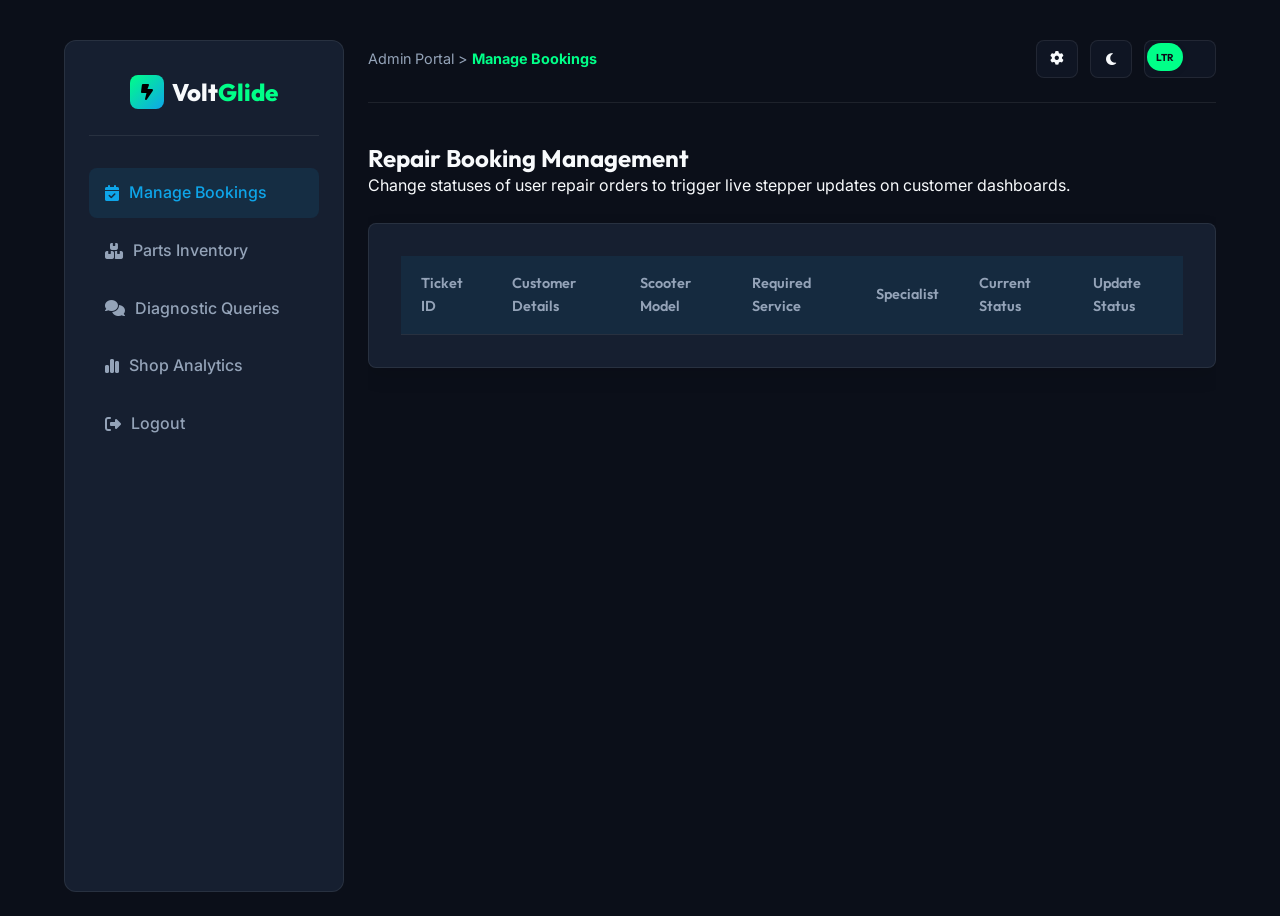
<file: admin-dashboard.html>
<!DOCTYPE html>
<html lang="en" dir="ltr">
<head>
    <meta charset="UTF-8">
    <meta name="viewport" content="width=device-width, initial-scale=1.0">
    <title>VoltGlide | Admin Dashboard</title>
    <link rel="icon" type="image/svg+xml" href="data:image/svg+xml,%3Csvg xmlns='http://www.w3.org/2000/svg' viewBox='0 0 24 24' fill='%2300ff88'%3E%3Cpath d='M12 2L3.5 14h6.5v8l8.5-12h-6.5z'/%3E%3C/svg%3E">
    <meta name="description" content="VoltGlide admin portal — manage bookings, update repair statuses, and view shop analytics.">
    <link rel="preconnect" href="https://fonts.googleapis.com">
    <link rel="preconnect" href="https://fonts.gstatic.com" crossorigin>
    <link href="https://fonts.googleapis.com/css2?family=Inter:wght@300;400;500;600;700;800&family=Outfit:wght@400;500;600;700;800&display=swap" rel="stylesheet">
    <link rel="stylesheet" href="https://cdnjs.cloudflare.com/ajax/libs/font-awesome/6.4.0/css/all.min.css">
    <link rel="stylesheet" href="style.css">
</head>
<body class="dark-theme" style="padding-top: 0; overflow: hidden;">

    <div id="toast-container" class="toast-container"></div>

    <!-- ADMIN DASHBOARD VIEW -->
    <main id="admin-dashboard-view" class="view-container">
        <div class="dashboard-layout">
            <!-- Sidebar Navigation -->
            <aside class="dashboard-sidebar admin-sidebar">
                <div class="sidebar-header">
                    <a href="index.html" class="logo-link">
                        <span class="logo-icon"><i class="fa-solid fa-bolt-lightning"></i></span>
                        <span class="logo-text">Volt<span class="highlight">Glide</span></span>
                    </a>
                </div>
                <nav class="sidebar-nav">
                    <ul>
                        <li><a href="#" class="sidebar-link active" onclick="switchAdminTab('appointments', this)"><i class="fa-solid fa-calendar-check"></i> Manage Bookings</a></li>
                        <li><a href="#" class="sidebar-link" onclick="switchAdminTab('inventory', this)"><i class="fa-solid fa-boxes-stacked"></i> Parts Inventory</a></li>
                        <li><a href="#" class="sidebar-link" onclick="switchAdminTab('queries', this)"><i class="fa-solid fa-comments"></i> Diagnostic Queries</a></li>
                        <li><a href="#" class="sidebar-link" onclick="switchAdminTab('analytics', this)"><i class="fa-solid fa-chart-simple"></i> Shop Analytics</a></li>
                        <li><a href="#" class="sidebar-link" onclick="logoutUser()"><i class="fa-solid fa-right-from-bracket"></i> Logout</a></li>
                    </ul>
                </nav>
            </aside>

            <!-- Admin Content Panels -->
            <section class="dashboard-content">
                <!-- Dashboard Content Header (Toggles Bar) -->
                <div class="dashboard-content-header">
                    <div class="dashboard-logo-mobile">
                        <a href="index.html" class="logo-link">
                            <span class="logo-icon"><i class="fa-solid fa-bolt-lightning"></i></span>
                            <span class="logo-text">Volt<span class="highlight">Glide</span></span>
                        </a>
                    </div>
                    <div class="dashboard-breadcrumbs">
                        <span>Admin Portal</span> &gt; <strong id="admin-current-tab-label">Manage Bookings</strong>
                    </div>
                    <div class="dashboard-header-toggles">
                        <a href="profile.html" class="theme-btn dashboard-theme-btn" style="text-decoration: none;" aria-label="Profile">
                            <span><i class="fa-solid fa-gear"></i></span>
                        </a>
                        <button class="theme-btn dashboard-theme-btn" onclick="toggleTheme()" aria-label="Toggle Theme">
                            <span class="theme-icon-light"><i class="fa-solid fa-sun"></i></span>
                            <span class="theme-icon-dark"><i class="fa-solid fa-moon"></i></span>
                        </button>
                        <button class="rtl-btn dashboard-rtl-btn" onclick="toggleDirection()" aria-label="Toggle Layout Direction">
                            <span class="rtl-circle">LTR</span>
                        </button>
                    </div>
                </div>

                <!-- TAB 1: MANAGE APPOINTMENTS -->
                <div id="admin-tab-appointments" class="admin-tab-content">
                    <div class="dashboard-header-tab">
                        <h2>Repair Booking Management</h2>
                        <p>Change statuses of user repair orders to trigger live stepper updates on customer dashboards.</p>
                    </div>

                    <div class="table-responsive glass-card">
                        <table class="pricing-table admin-table">
                            <thead>
                                <tr>
                                    <th>Ticket ID</th>
                                    <th>Customer Details</th>
                                    <th>Scooter Model</th>
                                    <th>Required Service</th>
                                    <th>Specialist</th>
                                    <th>Current Status</th>
                                    <th>Update Status</th>
                                </tr>
                            </thead>
                            <tbody id="admin-appointments-tbody">
                                <!-- Loaded dynamically via script.js -->
                            </tbody>
                        </table>
                    </div>
                </div>

                <!-- TAB 2: MANAGE PARTS INVENTORY -->
                <div id="admin-tab-inventory" class="admin-tab-content hidden">
                    <div class="dashboard-header-tab split-header">
                        <div>
                            <h2>Parts Stock Management</h2>
                            <p>Increase or decrease item stock levels. Low stock levels are flagged with indicator alerts.</p>
                        </div>
                        <button class="btn btn-secondary btn-sm" onclick="resetInventoryStock()"><i class="fa-solid fa-rotate-left"></i> Reset Stock levels</button>
                    </div>

                    <div class="table-responsive glass-card">
                        <table class="pricing-table admin-table">
                            <thead>
                                <tr>
                                    <th>Part Name</th>
                                    <th>Category</th>
                                    <th>Price</th>
                                    <th>Stock Status</th>
                                    <th>Remaining Stock</th>
                                    <th>Adjust Stock</th>
                                </tr>
                            </thead>
                            <tbody id="admin-inventory-tbody">
                                <!-- Loaded dynamically via script.js -->
                            </tbody>
                        </table>
                    </div>
                </div>

                <!-- TAB 3: DIAGNOSTIC QUERIES -->
                <div id="admin-tab-queries" class="admin-tab-content hidden">
                    <div class="dashboard-header-tab">
                        <h2>Customer Diagnostic Queries</h2>
                        <p>Review troubleshooting questions submitted by users and reply with mechanic recommendations.</p>
                    </div>

                    <div class="queries-list-container" id="admin-queries-list">
                        <!-- Loaded dynamically -->
                    </div>
                </div>

                <!-- TAB 4: SHOP ANALYTICS -->
                <div id="admin-tab-analytics" class="admin-tab-content hidden">
                    <div class="dashboard-header-tab">
                        <h2>VoltGlide Operations Analytics</h2>
                        <p>Visual diagnostics logs, monthly metrics, and mechanical turnaround statistics.</p>
                    </div>
                    
                    <!-- Analytics grid -->
                    <div class="stats-row">
                        <div class="stat-card">
                            <div class="stat-icon-wrapper blue"><i class="fa-solid fa-dollar-sign"></i></div>
                            <div>
                                <span class="stat-label">Monthly Gross Revenue</span>
                                <h3 class="stat-value">$18,450</h3>
                            </div>
                        </div>
                        <div class="stat-card">
                            <div class="stat-icon-wrapper green"><i class="fa-solid fa-microchip"></i></div>
                            <div>
                                <span class="stat-label">System Diagnostics Checked</span>
                                <h3 class="stat-value">342</h3>
                            </div>
                        </div>
                        <div class="stat-card">
                            <div class="stat-icon-wrapper amber"><i class="fa-solid fa-face-smile"></i></div>
                            <div>
                                <span class="stat-label">Customer Satisfaction Rating</span>
                                <h3 class="stat-value">98.4%</h3>
                            </div>
                        </div>
                    </div>

                    <!-- Visual Charts Section -->
                    <div class="grid-2 margin-top-md">
                        <div class="glass-card chart-container">
                            <h3><i class="fa-solid fa-chart-column text-green icon-gap"></i> Monthly Repair Volume</h3>
                            <div class="bar-chart-wrapper" style="display: flex; align-items: flex-end; justify-content: space-around; height: 200px; padding: 2rem 1rem 1rem 1rem; border-bottom: 2px solid var(--border-color);">
                                <div class="chart-bar-col" style="display: flex; flex-direction: column; align-items: center; gap: 8px;">
                                    <span class="bar-val" style="font-size: 0.8rem; color: var(--text-dim);">84</span>
                                    <div class="chart-bar" style="width: 30px; height: 84px; background: linear-gradient(180deg, var(--primary) 0%, rgba(0, 255, 136, 0.2) 100%); border-radius: 4px 4px 0 0;"></div>
                                    <span style="font-size: 0.8rem;">Mar</span>
                                </div>
                                <div class="chart-bar-col" style="display: flex; flex-direction: column; align-items: center; gap: 8px;">
                                    <span class="bar-val" style="font-size: 0.8rem; color: var(--text-dim);">112</span>
                                    <div class="chart-bar" style="width: 30px; height: 112px; background: linear-gradient(180deg, var(--primary) 0%, rgba(0, 255, 136, 0.2) 100%); border-radius: 4px 4px 0 0;"></div>
                                    <span style="font-size: 0.8rem;">Apr</span>
                                </div>
                                <div class="chart-bar-col" style="display: flex; flex-direction: column; align-items: center; gap: 8px;">
                                    <span class="bar-val" style="font-size: 0.8rem; color: var(--text-dim);">145</span>
                                    <div class="chart-bar" style="width: 30px; height: 145px; background: linear-gradient(180deg, var(--primary) 0%, rgba(0, 255, 136, 0.2) 100%); border-radius: 4px 4px 0 0;"></div>
                                    <span style="font-size: 0.8rem;">May</span>
                                </div>
                                <div class="chart-bar-col" style="display: flex; flex-direction: column; align-items: center; gap: 8px;">
                                    <span class="bar-val" style="font-size: 0.8rem; color: var(--text-dim);">198</span>
                                    <div class="chart-bar" style="width: 30px; height: 198px; background: var(--primary); border-radius: 4px 4px 0 0; box-shadow: 0 0 15px rgba(0, 255, 136, 0.4);"></div>
                                    <span style="font-size: 0.8rem; font-weight: bold; color: var(--primary);">Jun</span>
                                </div>
                            </div>
                        </div>

                        <div class="glass-card chart-container">
                            <h3><i class="fa-solid fa-chart-line text-blue icon-gap"></i> Diagnostic Category Breakdown</h3>
                            <div class="pie-chart-equivalent" style="display: flex; flex-direction: column; gap: 1rem; padding: 1rem;">
                                <div class="breakdown-row">
                                    <div class="breakdown-info" style="display: flex; justify-content: space-between; font-size: 0.9rem; margin-bottom: 4px;">
                                        <span>Battery &amp; Power BMS</span><strong>42%</strong>
                                    </div>
                                    <div class="progress-bar-bg" style="background: var(--bg-input); height: 8px; border-radius: 4px; overflow: hidden;">
                                        <div style="background: var(--secondary); width: 42%; height: 100%;"></div>
                                    </div>
                                </div>
                                <div class="breakdown-row">
                                    <div class="breakdown-info" style="display: flex; justify-content: space-between; font-size: 0.9rem; margin-bottom: 4px;">
                                        <span>Motor &amp; Hall Sensors</span><strong>28%</strong>
                                    </div>
                                    <div class="progress-bar-bg" style="background: var(--bg-input); height: 8px; border-radius: 4px; overflow: hidden;">
                                        <div style="background: var(--primary); width: 28%; height: 100%;"></div>
                                    </div>
                                </div>
                                <div class="breakdown-row">
                                    <div class="breakdown-info" style="display: flex; justify-content: space-between; font-size: 0.9rem; margin-bottom: 4px;">
                                        <span>Brake Lines &amp; Calipers</span><strong>18%</strong>
                                    </div>
                                    <div class="progress-bar-bg" style="background: var(--bg-input); height: 8px; border-radius: 4px; overflow: hidden;">
                                        <div style="background: var(--accent-amber); width: 18%; height: 100%;"></div>
                                    </div>
                                </div>
                            </div>
                        </div>
                    </div>
                </div>
            </section>
        </div>
    </main>

    <script src="script.js"></script>
</body>
</html>
</file>
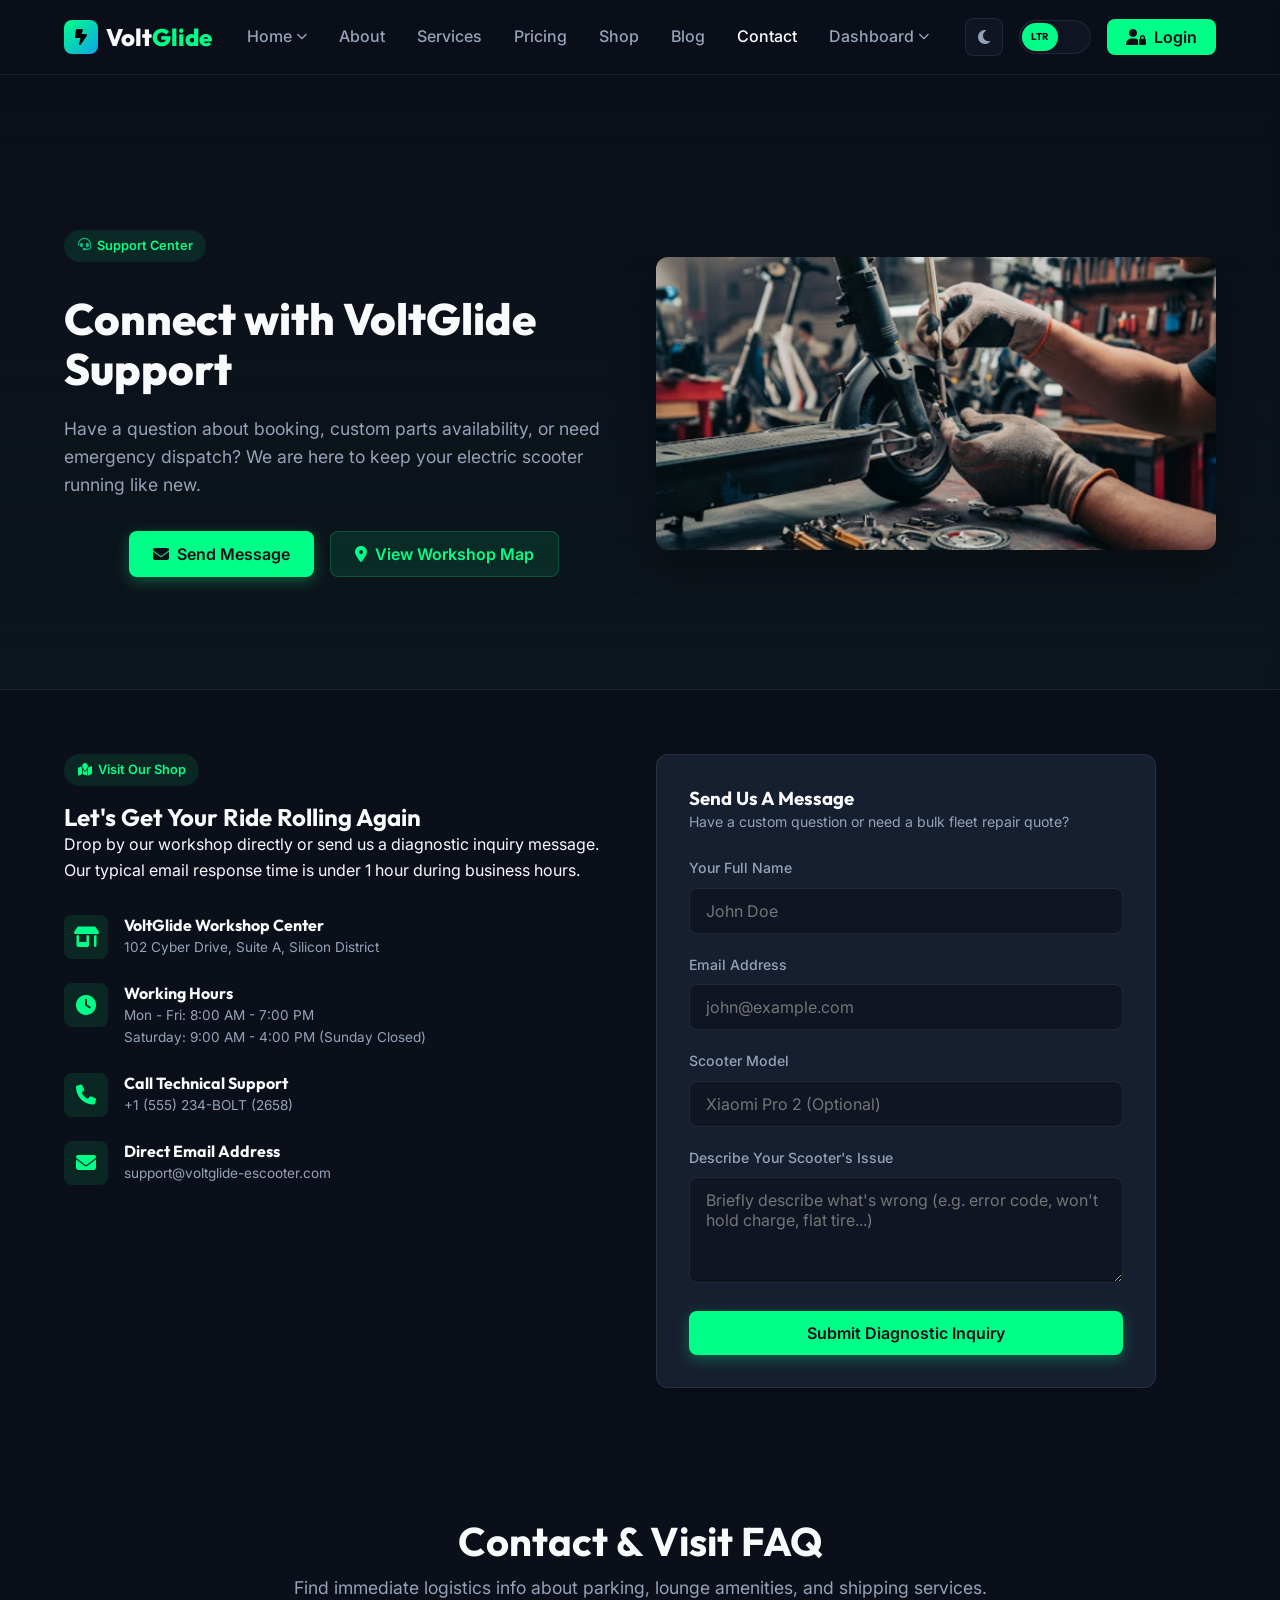
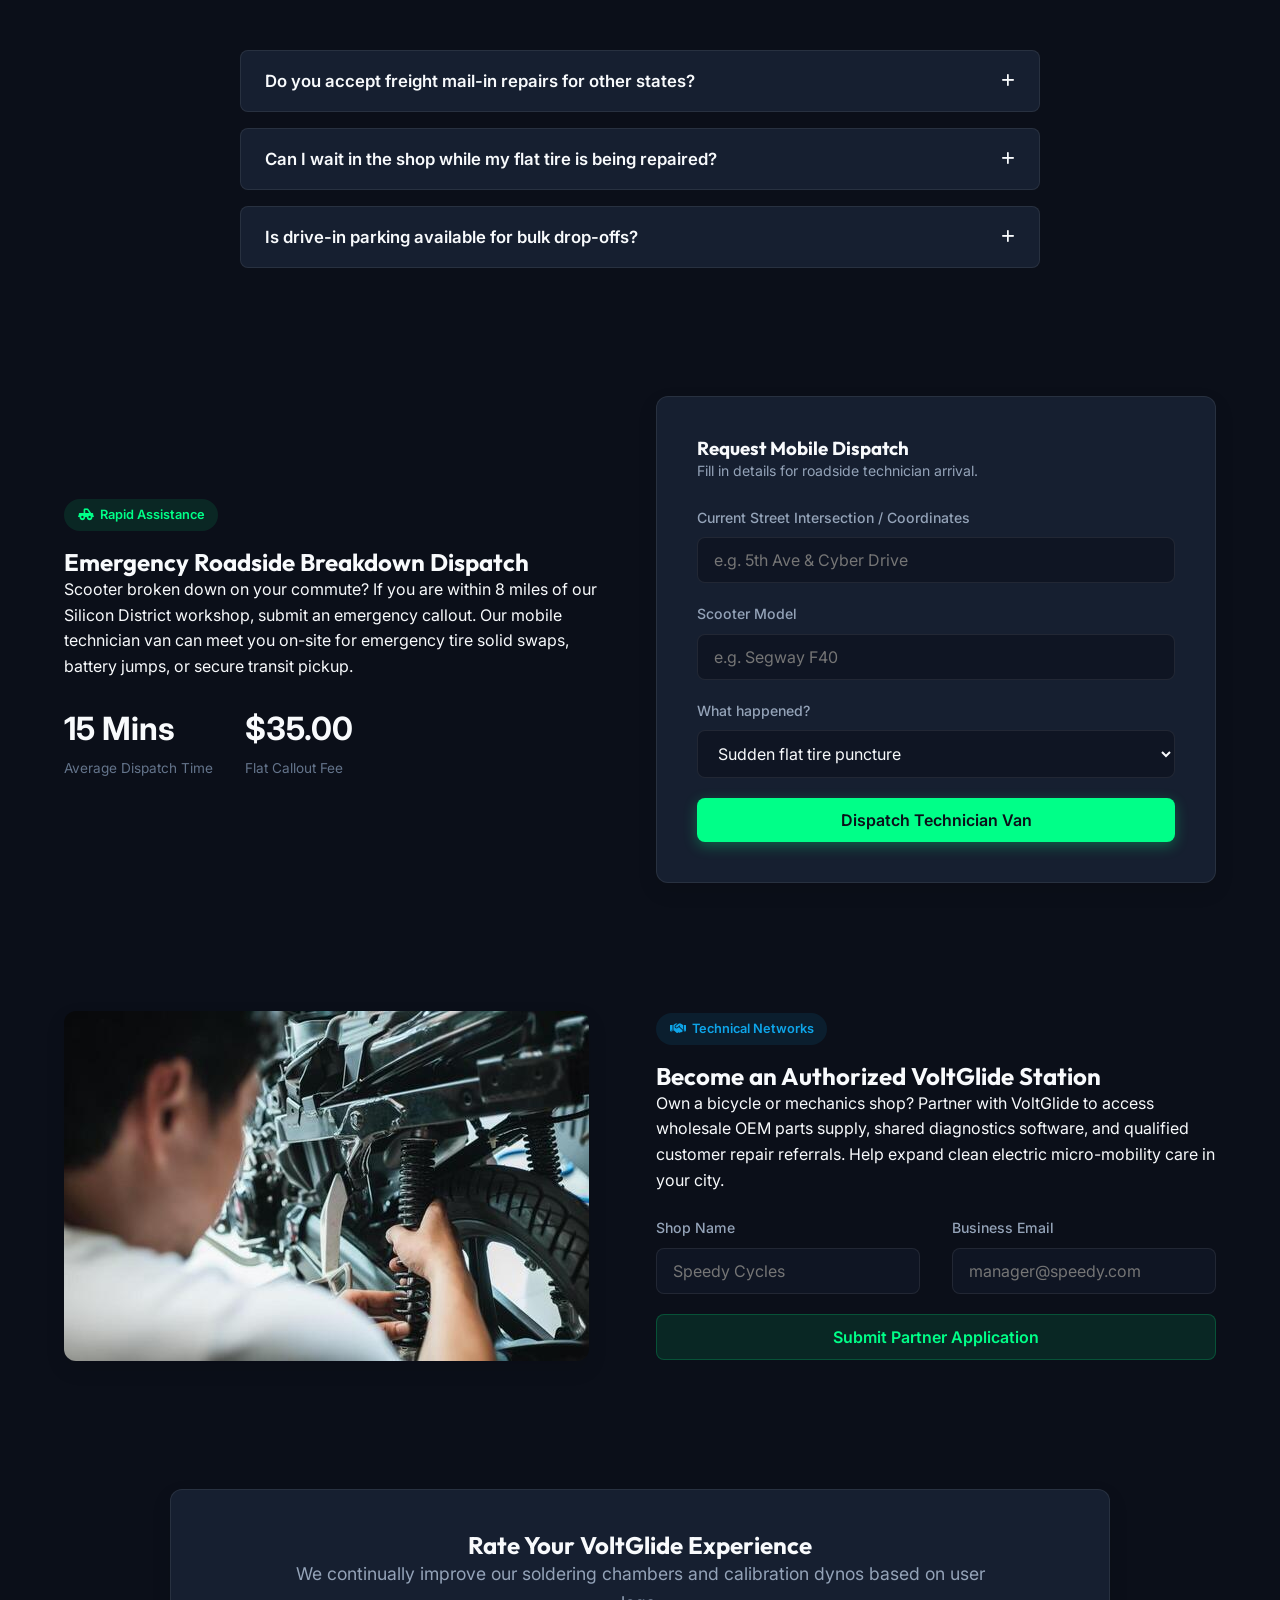
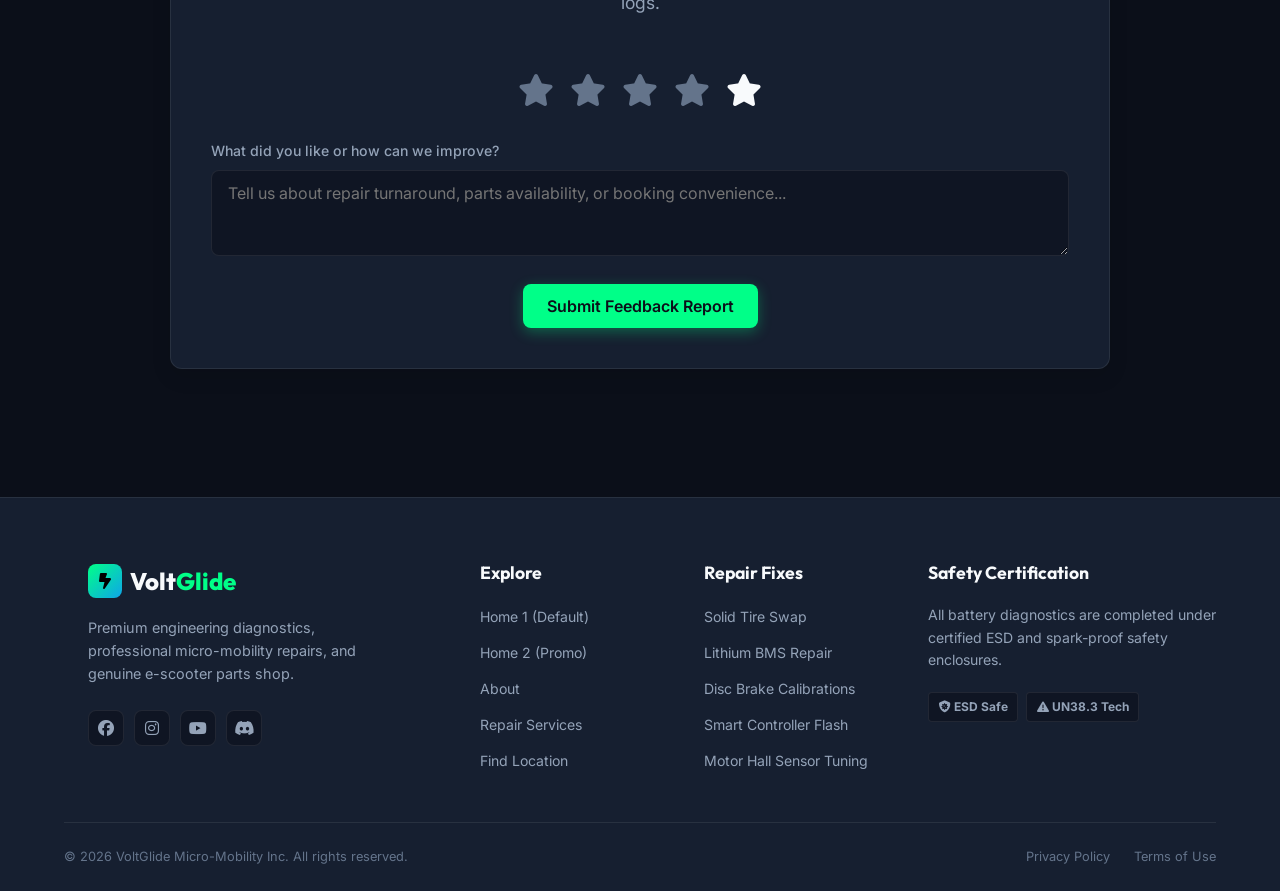
<file: contact.html>
<!DOCTYPE html>
<html lang="en" dir="ltr">
<head>
    <meta charset="UTF-8">
    <meta name="viewport" content="width=device-width, initial-scale=1.0">
    <title>VoltGlide | Contact &amp; Support Center</title>
    <link rel="icon" type="image/svg+xml" href="data:image/svg+xml,%3Csvg xmlns='http://www.w3.org/2000/svg' viewBox='0 0 24 24' fill='%2300ff88'%3E%3Cpath d='M12 2L3.5 14h6.5v8l8.5-12h-6.5z'/%3E%3C/svg%3E">
    <meta name="description" content="Contact VoltGlide's e-scooter repair support center. Find our location, send a message, or request emergency roadside dispatch.">
    <link rel="preconnect" href="https://fonts.googleapis.com">
    <link rel="preconnect" href="https://fonts.gstatic.com" crossorigin>
    <link href="https://fonts.googleapis.com/css2?family=Inter:wght@300;400;500;600;700;800&family=Outfit:wght@400;500;600;700;800&display=swap" rel="stylesheet">
    <link rel="stylesheet" href="https://cdnjs.cloudflare.com/ajax/libs/font-awesome/6.4.0/css/all.min.css">
    <link rel="stylesheet" href="style.css">
</head>
<body class="dark-theme">

    <div id="toast-container" class="toast-container"></div>

    <header class="main-header">
        <div class="header-container">
            <div class="logo-area">
                <a href="index.html" class="logo-link">
                    <span class="logo-icon"><i class="fa-solid fa-bolt-lightning"></i></span>
                    <span class="logo-text">Volt<span class="highlight">Glide</span></span>
                </a>
            </div>
            <nav class="nav-menu" id="navMenu">
                <ul class="nav-list">
                    <li class="nav-item has-dropdown">
                        <a href="#" class="nav-link" onclick="event.preventDefault()">Home <i class="fa-solid fa-chevron-down dropdown-arrow"></i></a>
                        <ul class="dropdown-menu">
                            <li><a href="index.html" class="dropdown-link">Home 1</a></li>
                            <li><a href="home2.html" class="dropdown-link">Home 2</a></li>
                        </ul>
                    </li>
                    <li class="nav-item"><a href="about.html" class="nav-link">About</a></li>
                    <li class="nav-item"><a href="services.html" class="nav-link">Services</a></li>
                    <li class="nav-item"><a href="pricing.html" class="nav-link">Pricing</a></li>
                    <li class="nav-item"><a href="parts-shop.html" class="nav-link">Shop</a></li>
                    <li class="nav-item"><a href="blog.html" class="nav-link">Blog</a></li>
                    <li class="nav-item"><a href="contact.html" class="nav-link active">Contact</a></li>
                    <li class="nav-item has-dropdown">
                        <a href="#" class="nav-link" onclick="event.preventDefault()">Dashboard <i class="fa-solid fa-chevron-down dropdown-arrow"></i></a>
                        <ul class="dropdown-menu">
                            <li><a href="user-dashboard.html" class="dropdown-link">User Dashboard</a></li>
                            <li><a href="admin-dashboard.html" class="dropdown-link">Admin Dashboard</a></li>
                        </ul>
                    </li>
                </ul>
            </nav>
            <div class="header-actions">
                <button id="theme-toggle" class="theme-btn" aria-label="Toggle Theme">
                    <span class="theme-icon-light"><i class="fa-solid fa-sun"></i></span>
                    <span class="theme-icon-dark"><i class="fa-solid fa-moon"></i></span>
                </button>
                <button id="rtl-toggle" class="rtl-btn" aria-label="Toggle Layout Direction"><span class="rtl-circle">LTR</span></button>
                <button id="login-nav-btn" class="login-btn" onclick="window.location.href='login.html'">
                    <i class="fa-solid fa-user-lock btn-icon"></i><span class="btn-text">Login</span>
                </button>
                <button class="mobile-toggle" id="mobileMenuToggle" onclick="toggleMobileMenu()">
                    <i class="fa-solid fa-bars hamburger"></i>
                </button>
            </div>
        </div>
    </header>

    <div class="mobile-nav-backdrop" id="mobileNavBackdrop" onclick="toggleMobileMenu()"></div>
    <div class="mobile-nav-menu" id="mobileNavMenu">
        <div class="mobile-nav-header" style="justify-content: flex-end;">
            <button class="close-btn" onclick="toggleMobileMenu()"><i class="fa-solid fa-xmark"></i></button>
        </div>
        <div class="mobile-nav-body">
            <ul class="mobile-list">
                <li class="mobile-nav-item mobile-has-dropdown">
                    <button class="mobile-dropdown-btn" onclick="toggleMobileDropdown(this)"><span>Home</span><i class="fa-solid fa-chevron-down mobile-dropdown-arrow"></i></button>
                    <ul class="mobile-dropdown-menu">
                        <li><a href="index.html" class="mobile-dropdown-link">Home 1</a></li>
                        <li><a href="home2.html" class="mobile-dropdown-link">Home 2</a></li>
                    </ul>
                </li>
                <li class="mobile-nav-item"><a href="about.html" class="mobile-link">About</a></li>
                <li class="mobile-nav-item"><a href="services.html" class="mobile-link">Services</a></li>
                <li class="mobile-nav-item"><a href="pricing.html" class="mobile-link">Pricing</a></li>
                <li class="mobile-nav-item"><a href="parts-shop.html" class="mobile-link">Shop</a></li>
                <li class="mobile-nav-item"><a href="blog.html" class="mobile-link">Blog</a></li>
                <li class="mobile-nav-item"><a href="contact.html" class="mobile-link">Contact</a></li>
                <li class="mobile-nav-item mobile-has-dropdown">
                    <button class="mobile-dropdown-btn" onclick="toggleMobileDropdown(this)"><span>Dashboard</span><i class="fa-solid fa-chevron-down mobile-dropdown-arrow"></i></button>
                    <ul class="mobile-dropdown-menu">
                        <li><a href="user-dashboard.html" class="mobile-dropdown-link">User Dashboard</a></li>
                        <li><a href="admin-dashboard.html" class="mobile-dropdown-link">Admin Dashboard</a></li>
                    </ul>
                </li>
            </ul>
            <div class="mobile-nav-actions">
                <div class="mobile-toggles-row">
                    <button id="mobile-theme-toggle" class="theme-btn" aria-label="Toggle Theme">
                        <span class="theme-icon-light"><i class="fa-solid fa-sun"></i></span>
                        <span class="theme-icon-dark"><i class="fa-solid fa-moon"></i></span>
                    </button>
                    <button id="mobile-rtl-toggle" class="rtl-btn" aria-label="Toggle Layout Direction"><span class="rtl-circle">LTR</span></button>
                </div>
                <button id="mobile-login-btn" class="login-btn mobile-login-btn" onclick="window.location.href='login.html'">
                    <i class="fa-solid fa-user-lock btn-icon"></i><span class="btn-text">Login</span>
                </button>
            </div>
        </div>
    </div>


    <!-- CONTACT US VIEW -->
    <main id="contact-view" class="view-container">
        <!-- Main Contact Hero -->
        <section class="contact-main-hero">
            <div class="section-container grid-2-align-center">
                <div class="contact-hero-text">
                    <span class="badge-pill"><i class="fa-solid fa-headset text-green"></i> Support Center</span>
                    <h1 class="contact-hero-title">Connect with VoltGlide Support</h1>
                    <p class="contact-hero-desc">Have a question about booking, custom parts availability, or need emergency dispatch? We are here to keep your electric scooter running like new.</p>
                    <div class="hero-actions">
                        <button class="btn btn-primary" onclick="scrollToElement('contact-form')"><i class="fa-solid fa-envelope"></i> Send Message</button>
                        <button class="btn btn-secondary" onclick="scrollToElement('contact-form')"><i class="fa-solid fa-location-dot"></i> View Workshop Map</button>
                    </div>
                </div>
                <div class="contact-hero-visual">
                    <img src="./e6.png" alt="Scooter dashboard and callout care" class="rounded-img">
                </div>
            </div>
        </section>

        <!-- Standard Contact Details and Form -->
        <section class="contact-section">
            <div class="section-container grid-2">
                <!-- Contact info -->
                <div class="contact-info">
                    <span class="badge-pill"><i class="fa-solid fa-map-location"></i> Visit Our Shop</span>
                    <h2 class="contact-title">Let's Get Your Ride Rolling Again</h2>
                    <p class="contact-desc">Drop by our workshop directly or send us a diagnostic inquiry message. Our typical email response time is under 1 hour during business hours.</p>

                    <div class="contact-detail-list">
                        <div class="contact-detail-item">
                            <span class="contact-detail-icon"><i class="fa-solid fa-shop"></i></span>
                            <div><h4>VoltGlide Workshop Center</h4><p>102 Cyber Drive, Suite A, Silicon District</p></div>
                        </div>
                        <div class="contact-detail-item">
                            <span class="contact-detail-icon"><i class="fa-solid fa-clock"></i></span>
                            <div><h4>Working Hours</h4><p>Mon - Fri: 8:00 AM - 7:00 PM <br>Saturday: 9:00 AM - 4:00 PM (Sunday Closed)</p></div>
                        </div>
                        <div class="contact-detail-item">
                            <span class="contact-detail-icon"><i class="fa-solid fa-phone"></i></span>
                            <div><h4>Call Technical Support</h4><p>+1 (555) 234-BOLT (2658)</p></div>
                        </div>
                        <div class="contact-detail-item">
                            <span class="contact-detail-icon"><i class="fa-solid fa-envelope"></i></span>
                            <div><h4>Direct Email Address</h4><p>support@voltglide-escooter.com</p></div>
                        </div>
                    </div>
                </div>

                <!-- Contact Form Card -->
                <div class="contact-form-card glass-card">
                    <h3>Send Us A Message</h3>
                    <p class="card-subtitle">Have a custom question or need a bulk fleet repair quote?</p>
                    <form id="contact-form" onsubmit="handleContactSubmit(event)">
                        <div class="form-group">
                            <label for="contact-name">Your Full Name</label>
                            <input type="text" id="contact-name" placeholder="John Doe" required>
                        </div>
                        <div class="form-group">
                            <label for="contact-email">Email Address</label>
                            <input type="email" id="contact-email" placeholder="john@example.com" required>
                        </div>
                        <div class="form-group">
                            <label for="contact-scooter">Scooter Model</label>
                            <input type="text" id="contact-scooter" placeholder="Xiaomi Pro 2 (Optional)">
                        </div>
                        <div class="form-group">
                            <label for="contact-message">Describe Your Scooter's Issue</label>
                            <textarea id="contact-message" rows="4" placeholder="Briefly describe what's wrong (e.g. error code, won't hold charge, flat tire...)" required></textarea>
                        </div>
                        <button type="submit" class="btn btn-primary btn-full">Submit Diagnostic Inquiry</button>
                    </form>
                </div>
            </div>
        </section>

        <!-- Quick Contact FAQ Accordion -->
        <section class="contact-faq-section">
            <div class="section-container">
                <div class="section-header center">
                    <h2 class="section-title">Contact &amp; Visit FAQ</h2>
                    <p class="section-subtitle">Find immediate logistics info about parking, lounge amenities, and shipping services.</p>
                </div>
                <div class="faq-accordion-container">
                    <div class="faq-item">
                        <button class="faq-question" onclick="toggleFaq(this)">
                            <span>Do you accept freight mail-in repairs for other states?</span>
                            <i class="fa-solid fa-plus faq-icon"></i>
                        </button>
                        <div class="faq-answer">
                            <p>Yes. If you live outside the Silicon District area, you can register a booking through your User Dashboard, package your scooter securely inside a heavy cardboard box, and ship it to our Intake facility. Return shipping rates are flat $45.</p>
                        </div>
                    </div>
                    <div class="faq-item">
                        <button class="faq-question" onclick="toggleFaq(this)">
                            <span>Can I wait in the shop while my flat tire is being repaired?</span>
                            <i class="fa-solid fa-plus faq-icon"></i>
                        </button>
                        <div class="faq-answer">
                            <p>Absolutely. We have a dedicated Rider Lounge overlooking the clean room electronics lab. Enjoy complimentary espresso, high-speed Wi-Fi, and watch our mechanical specialists work on the hydraulic press lines.</p>
                        </div>
                    </div>
                    <div class="faq-item">
                        <button class="faq-question" onclick="toggleFaq(this)">
                            <span>Is drive-in parking available for bulk drop-offs?</span>
                            <i class="fa-solid fa-plus faq-icon"></i>
                        </button>
                        <div class="faq-answer">
                            <p>Yes, we have 4 designated drive-in parking spots directly in front of Bay Door A. You can unload your scooter and bring it straight to the digital intake counter.</p>
                        </div>
                    </div>
                </div>
            </div>
        </section>

        <!-- Roadside Assistance / Dispatch Form -->
        <section class="roadside-dispatch-section">
            <div class="section-container grid-2-align-center">
                <div class="dispatch-content">
                    <span class="badge-pill"><i class="fa-solid fa-truck-pickup"></i> Rapid Assistance</span>
                    <h2>Emergency Roadside Breakdown Dispatch</h2>
                    <p>Scooter broken down on your commute? If you are within 8 miles of our Silicon District workshop, submit an emergency callout. Our mobile technician van can meet you on-site for emergency tire solid swaps, battery jumps, or secure transit pickup.</p>
                    <div class="dispatch-stats" style="display: flex; flex-wrap: wrap; gap: 2rem; margin-top: 1.5rem;">
                        <div class="d-stat">
                            <strong style="display: block; font-size: 2rem; color: var(--primary-color);">15 Mins</strong>
                            <span style="font-size: 0.85rem; color: var(--text-dim);">Average Dispatch Time</span>
                        </div>
                        <div class="d-stat">
                            <strong style="display: block; font-size: 2rem; color: var(--primary-color);">$35.00</strong>
                            <span style="font-size: 0.85rem; color: var(--text-dim);">Flat Callout Fee</span>
                        </div>
                    </div>
                </div>
                <div class="dispatch-form-box glass-card">
                    <h3>Request Mobile Dispatch</h3>
                    <p class="card-subtitle">Fill in details for roadside technician arrival.</p>
                    <form id="dispatch-form" onsubmit="handleDispatchSubmit(event)">
                        <div class="form-group">
                            <label for="disp-location">Current Street Intersection / Coordinates</label>
                            <input type="text" id="disp-location" placeholder="e.g. 5th Ave &amp; Cyber Drive" required>
                        </div>
                        <div class="form-group">
                            <label for="disp-scooter">Scooter Model</label>
                            <input type="text" id="disp-scooter" placeholder="e.g. Segway F40" required>
                        </div>
                        <div class="form-group">
                            <label for="disp-issue">What happened?</label>
                            <select id="disp-issue">
                                <option value="flat">Sudden flat tire puncture</option>
                                <option value="power">Complete power loss / BMS cutoff</option>
                                <option value="lock">Electronic lock / dashboard error</option>
                                <option value="brake">Brake line snapped</option>
                            </select>
                        </div>
                        <button type="submit" class="btn btn-primary btn-full">Dispatch Technician Van</button>
                    </form>
                </div>
            </div>
        </section>

        <!-- B2B Partner Stations Section -->
        <section class="partner-stations-section">
            <div class="section-container grid-2-align-center">
                <div class="partner-visual">
                    <img src="./e11.jpg" alt="Partner workshop center" class="rounded-img">
                </div>
                <div class="partner-content">
                    <span class="badge-pill secondary"><i class="fa-solid fa-handshake"></i> Technical Networks</span>
                    <h2>Become an Authorized VoltGlide Station</h2>
                    <p>Own a bicycle or mechanics shop? Partner with VoltGlide to access wholesale OEM parts supply, shared diagnostics software, and qualified customer repair referrals. Help expand clean electric micro-mobility care in your city.</p>
                    <div class="partner-form-teaser margin-top-md">
                        <form id="partner-form" onsubmit="event.preventDefault(); showToast('Partner application sent! Our network manager will review within 48h.')">
                            <div class="grid-2">
                                <div class="form-group">
                                    <label for="p-shop-name">Shop Name</label>
                                    <input type="text" id="p-shop-name" placeholder="Speedy Cycles" required>
                                </div>
                                <div class="form-group">
                                    <label for="p-email">Business Email</label>
                                    <input type="email" id="p-email" placeholder="manager@speedy.com" required>
                                </div>
                            </div>
                            <button type="submit" class="btn btn-secondary btn-full">Submit Partner Application</button>
                        </form>
                    </div>
                </div>
            </div>
        </section>

        <!-- Rider Feedback Survey Section -->
        <section class="rider-survey-section">
            <div class="section-container">
                <div class="feedback-card-wide glass-card">
                    <div class="section-header center">
                        <h2>Rate Your VoltGlide Experience</h2>
                        <p class="section-subtitle">We continually improve our soldering chambers and calibration dynos based on user logs.</p>
                    </div>
                    <form id="survey-form" onsubmit="handleSurveySubmit(event)">
                        <div class="rating-stars-row" style="display: flex; justify-content: center; gap: 1rem; margin: 1.5rem 0;">
                            <span class="star-rating" data-val="1" onclick="rateSurveyStars(1)" style="font-size: 2rem; cursor: pointer; color: var(--text-dim); transition: color 0.2s;"><i class="fa-solid fa-star"></i></span>
                            <span class="star-rating" data-val="2" onclick="rateSurveyStars(2)" style="font-size: 2rem; cursor: pointer; color: var(--text-dim); transition: color 0.2s;"><i class="fa-solid fa-star"></i></span>
                            <span class="star-rating" data-val="3" onclick="rateSurveyStars(3)" style="font-size: 2rem; cursor: pointer; color: var(--text-dim); transition: color 0.2s;"><i class="fa-solid fa-star"></i></span>
                            <span class="star-rating" data-val="4" onclick="rateSurveyStars(4)" style="font-size: 2rem; cursor: pointer; color: var(--text-dim); transition: color 0.2s;"><i class="fa-solid fa-star"></i></span>
                            <span class="star-rating active" data-val="5" onclick="rateSurveyStars(5)" style="font-size: 2rem; cursor: pointer; color: var(--primary-color); transition: color 0.2s;"><i class="fa-solid fa-star"></i></span>
                        </div>
                        <div class="form-group margin-top-md">
                            <label for="survey-comment">What did you like or how can we improve?</label>
                            <textarea id="survey-comment" rows="3" placeholder="Tell us about repair turnaround, parts availability, or booking convenience..." required></textarea>
                        </div>
                        <div style="text-align: center; width: 100%;">
                            <button type="submit" class="btn btn-primary">Submit Feedback Report</button>
                        </div>
                    </form>
                </div>
            </div>
        </section>
    </main>


    <!-- GLOBAL FOOTER -->
    <footer class="main-footer">
        <div class="footer-container">
            <div class="footer-grid">
                <div class="footer-brand">
                    <a href="index.html" class="logo-link">
                        <span class="logo-icon"><i class="fa-solid fa-bolt-lightning"></i></span>
                        <span class="logo-text">Volt<span class="highlight">Glide</span></span>
                    </a>
                    <p class="footer-tagline">Premium engineering diagnostics, professional micro-mobility repairs, and genuine e-scooter parts shop.</p>
                    <div class="footer-socials">
                        <a href="#"><i class="fa-brands fa-facebook"></i></a>
                        <a href="#"><i class="fa-brands fa-instagram"></i></a>
                        <a href="#"><i class="fa-brands fa-youtube"></i></a>
                        <a href="#"><i class="fa-brands fa-discord"></i></a>
                    </div>
                </div>
                <div class="footer-links">
                    <h3>Explore</h3>
                    <ul>
                        <li><a href="index.html">Home 1 (Default)</a></li>
                        <li><a href="home2.html">Home 2 (Promo)</a></li>
                        <li><a href="about.html">About</a></li>
                        <li><a href="services.html">Repair Services</a></li>
                        <li><a href="contact.html">Find Location</a></li>
                    </ul>
                </div>
                <div class="footer-links">
                    <h3>Repair Fixes</h3>
                    <ul>
                        <li><a href="services.html">Solid Tire Swap</a></li>
                        <li><a href="services.html">Lithium BMS Repair</a></li>
                        <li><a href="services.html">Disc Brake Calibrations</a></li>
                        <li><a href="services.html">Smart Controller Flash</a></li>
                        <li><a href="services.html">Motor Hall Sensor Tuning</a></li>
                    </ul>
                </div>
                <div class="footer-newsletter">
                    <h3>Safety Certification</h3>
                    <p>All battery diagnostics are completed under certified ESD and spark-proof safety enclosures.</p>
                    <div class="safety-badge-row">
                        <span class="safety-badge"><i class="fa-solid fa-shield-virus"></i> ESD Safe</span>
                        <span class="safety-badge"><i class="fa-solid fa-triangle-exclamation"></i> UN38.3 Tech</span>
                    </div>
                </div>
            </div>
            <div class="footer-bottom">
                <p>&copy; 2026 VoltGlide Micro-Mobility Inc. All rights reserved.</p>
                <div class="footer-bottom-links">
                    <a href="#">Privacy Policy</a>
                    <a href="#">Terms of Use</a>
                </div>
            </div>
        </div>
    </footer>

    <script src="script.js"></script>
</body>
</html>
</file>
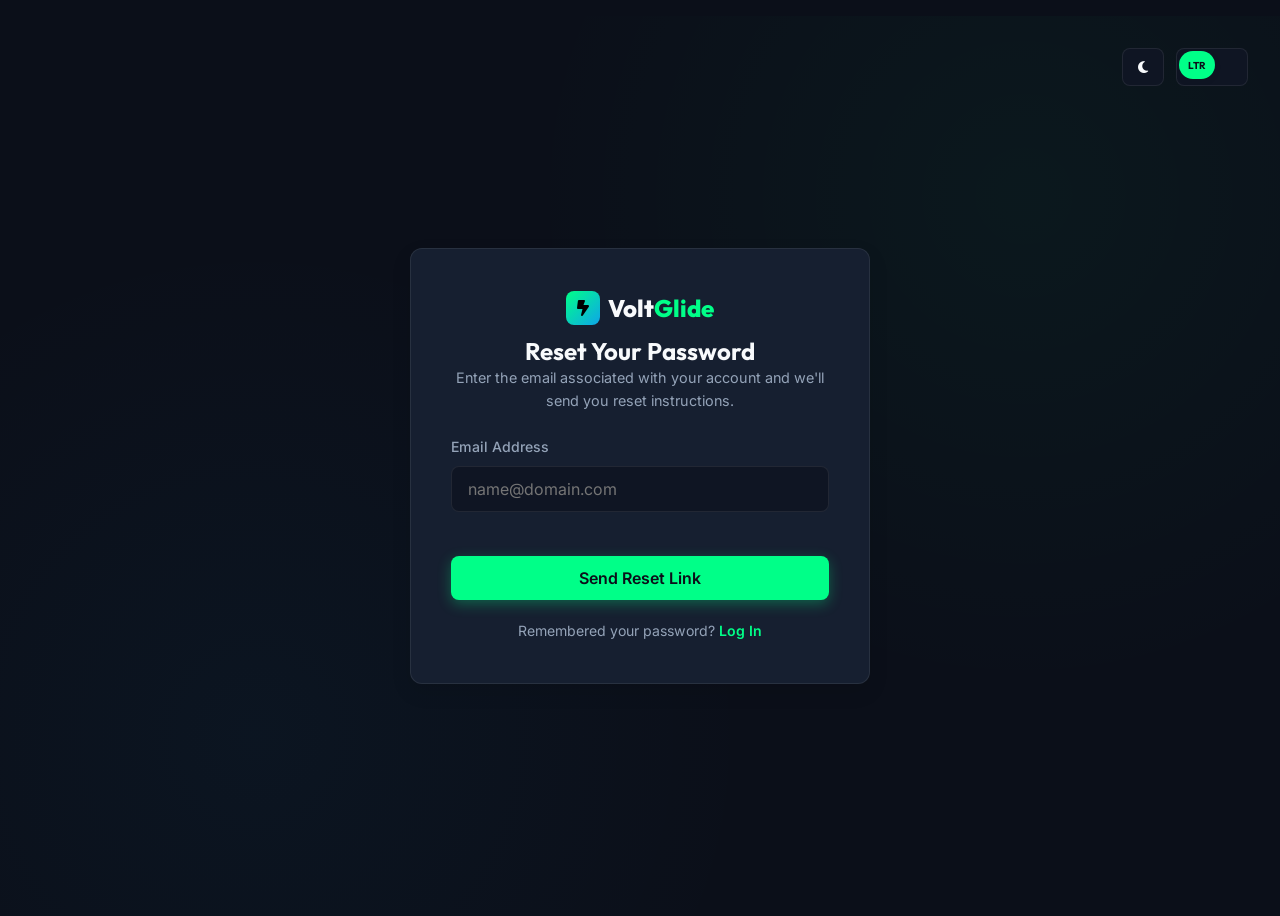
<file: forgot-password.html>
<!DOCTYPE html>
<html lang="en" dir="ltr">
<head>
    <meta charset="UTF-8">
    <meta name="viewport" content="width=device-width, initial-scale=1.0">
    <title>VoltGlide | Reset Your Password</title>
    <link rel="icon" type="image/svg+xml" href="data:image/svg+xml,%3Csvg xmlns='http://www.w3.org/2000/svg' viewBox='0 0 24 24' fill='%2300ff88'%3E%3Cpath d='M12 2L3.5 14h6.5v8l8.5-12h-6.5z'/%3E%3C/svg%3E">
    <meta name="description" content="Reset your VoltGlide account password.">
    <link rel="preconnect" href="https://fonts.googleapis.com">
    <link rel="preconnect" href="https://fonts.gstatic.com" crossorigin>
    <link href="https://fonts.googleapis.com/css2?family=Inter:wght@300;400;500;600;700;800&family=Outfit:wght@400;500;600;700;800&display=swap" rel="stylesheet">
    <link rel="stylesheet" href="https://cdnjs.cloudflare.com/ajax/libs/font-awesome/6.4.0/css/all.min.css">
    <link rel="stylesheet" href="style.css">
</head>
<body class="dark-theme" style="padding-top: 0;">

    <div id="toast-container" class="toast-container"></div>

    <!-- FORGOT PASSWORD PAGE -->
    <main id="forgot-password-view" class="view-container">
        <div class="auth-page-wrapper">
            <div class="auth-header-toggles">
                <button class="theme-btn dashboard-theme-btn" onclick="toggleTheme()" aria-label="Toggle Theme">
                    <span class="theme-icon-light"><i class="fa-solid fa-sun"></i></span>
                    <span class="theme-icon-dark"><i class="fa-solid fa-moon"></i></span>
                </button>
                <button class="rtl-btn dashboard-rtl-btn" onclick="toggleDirection()" aria-label="Toggle Layout Direction">
                    <span class="rtl-circle">LTR</span>
                </button>
            </div>

            <div class="auth-container glass-card">
                <div class="auth-logo">
                    <a href="index.html" class="logo-link">
                        <span class="logo-icon"><i class="fa-solid fa-bolt-lightning"></i></span>
                        <span class="logo-text">Volt<span class="highlight">Glide</span></span>
                    </a>
                </div>
                <h2>Reset Your Password</h2>
                <p class="auth-subtitle">Enter the email associated with your account and we'll send you reset instructions.</p>

                <form id="forgot-password-form" onsubmit="handleForgotPasswordSubmit(event)">
                    <div class="form-group text-left" style="text-align: left;">
                        <label for="forgot-email">Email Address</label>
                        <input type="email" id="forgot-email" placeholder="name@domain.com" required>
                    </div>
                    <button type="submit" class="btn btn-primary btn-full margin-top-md">Send Reset Link</button>
                </form>

                <div class="auth-footer-link">
                    Remembered your password? <a href="login.html">Log In</a>
                </div>
            </div>
        </div>
    </main>

    <script src="script.js"></script>
</body>
</html>
</file>
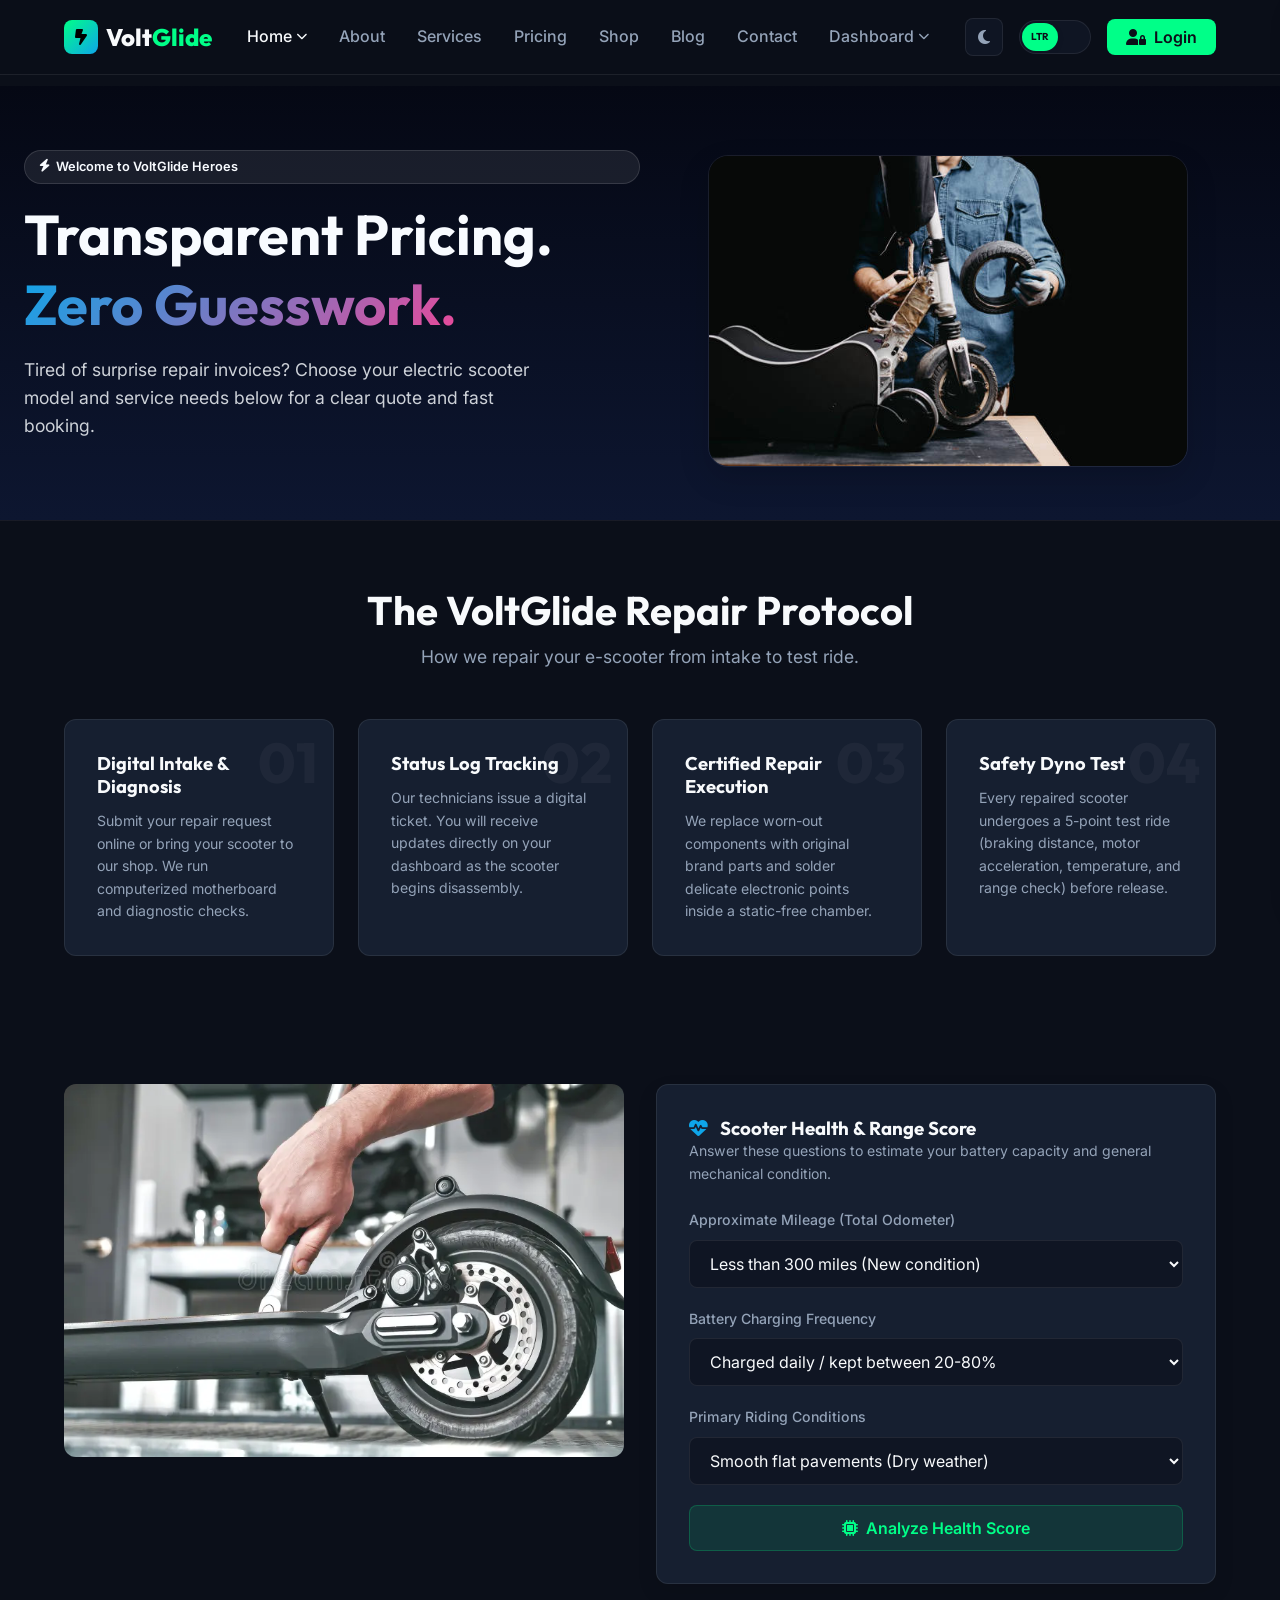
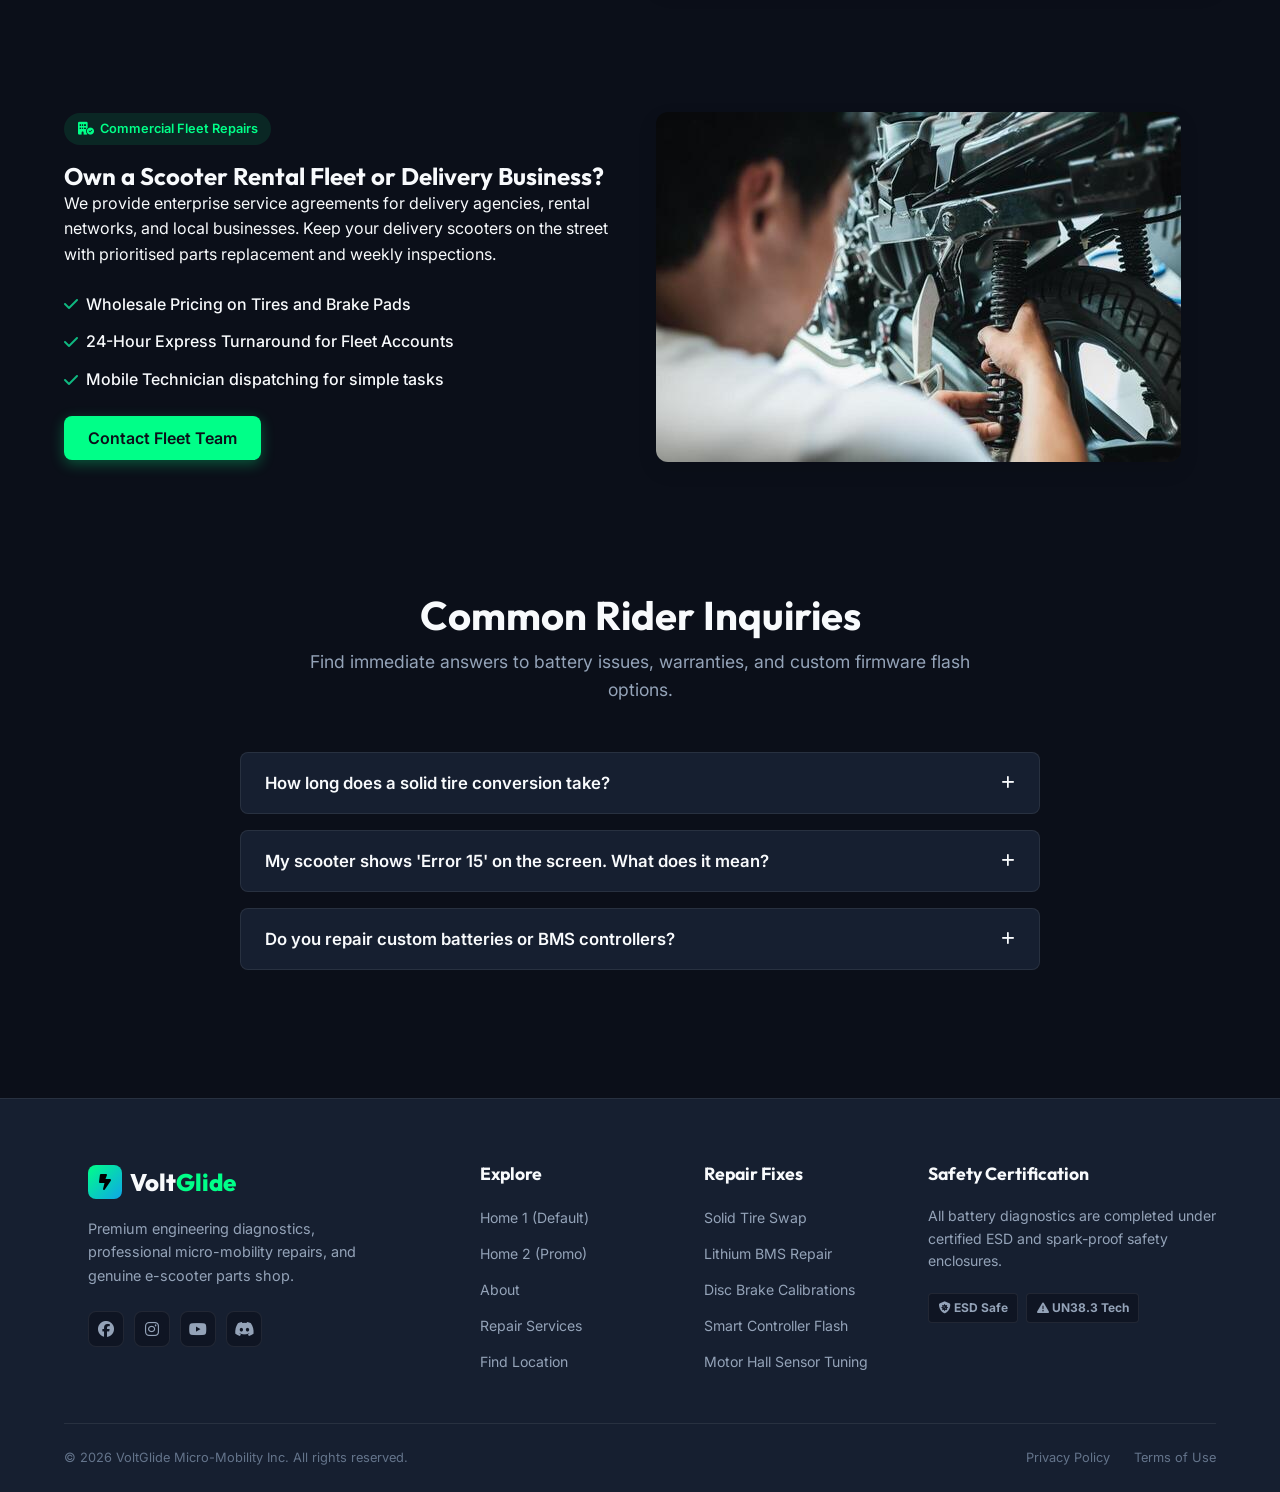
<file: home2.html>
<!DOCTYPE html>
<html lang="en" dir="ltr">
<head>
    <meta charset="UTF-8">
    <meta name="viewport" content="width=device-width, initial-scale=1.0">
    <title>VoltGlide | Transparent Pricing & Cost Estimator</title>
    <link rel="icon" type="image/svg+xml" href="data:image/svg+xml,%3Csvg xmlns='http://www.w3.org/2000/svg' viewBox='0 0 24 24' fill='%2300ff88'%3E%3Cpath d='M12 2L3.5 14h6.5v8l8.5-12h-6.5z'/%3E%3C/svg%3E">
    <meta name="description" content="Transparent e-scooter repair pricing with zero guesswork. Use VoltGlide's scooter health calculator and get a clear quote.">
    <link rel="preconnect" href="https://fonts.googleapis.com">
    <link rel="preconnect" href="https://fonts.gstatic.com" crossorigin>
    <link href="https://fonts.googleapis.com/css2?family=Inter:wght@300;400;500;600;700;800&family=Outfit:wght@400;500;600;700;800&display=swap" rel="stylesheet">
    <link rel="stylesheet" href="https://cdnjs.cloudflare.com/ajax/libs/font-awesome/6.4.0/css/all.min.css">
    <link rel="stylesheet" href="style.css">
</head>
<body class="dark-theme">

    <div id="toast-container" class="toast-container"></div>

    <header class="main-header">
        <div class="header-container">
            <div class="logo-area">
                <a href="index.html" class="logo-link">
                    <span class="logo-icon"><i class="fa-solid fa-bolt-lightning"></i></span>
                    <span class="logo-text">Volt<span class="highlight">Glide</span></span>
                </a>
            </div>
            <nav class="nav-menu" id="navMenu">
                <ul class="nav-list">
                    <li class="nav-item has-dropdown">
                        <a href="#" class="nav-link active" onclick="event.preventDefault()">
                            Home <i class="fa-solid fa-chevron-down dropdown-arrow"></i>
                        </a>
                        <ul class="dropdown-menu">
                            <li><a href="index.html" class="dropdown-link">Home 1</a></li>
                            <li><a href="home2.html" class="dropdown-link">Home 2</a></li>
                        </ul>
                    </li>
                    <li class="nav-item"><a href="about.html" class="nav-link">About</a></li>
                    <li class="nav-item"><a href="services.html" class="nav-link">Services</a></li>
                    <li class="nav-item"><a href="pricing.html" class="nav-link">Pricing</a></li>
                    <li class="nav-item"><a href="parts-shop.html" class="nav-link">Shop</a></li>
                    <li class="nav-item"><a href="blog.html" class="nav-link">Blog</a></li>
                    <li class="nav-item"><a href="contact.html" class="nav-link">Contact</a></li>
                    <li class="nav-item has-dropdown">
                        <a href="#" class="nav-link" onclick="event.preventDefault()">
                            Dashboard <i class="fa-solid fa-chevron-down dropdown-arrow"></i>
                        </a>
                        <ul class="dropdown-menu">
                            <li><a href="user-dashboard.html" class="dropdown-link">User Dashboard</a></li>
                            <li><a href="admin-dashboard.html" class="dropdown-link">Admin Dashboard</a></li>
                        </ul>
                    </li>
                </ul>
            </nav>
            <div class="header-actions">
                <button id="theme-toggle" class="theme-btn" aria-label="Toggle Theme">
                    <span class="theme-icon-light"><i class="fa-solid fa-sun"></i></span>
                    <span class="theme-icon-dark"><i class="fa-solid fa-moon"></i></span>
                </button>
                <button id="rtl-toggle" class="rtl-btn" aria-label="Toggle Layout Direction">
                    <span class="rtl-circle">LTR</span>
                </button>
                <button id="login-nav-btn" class="login-btn" onclick="window.location.href='login.html'">
                    <i class="fa-solid fa-user-lock btn-icon"></i>
                    <span class="btn-text">Login</span>
                </button>
                <button class="mobile-toggle" id="mobileMenuToggle" onclick="toggleMobileMenu()">
                    <i class="fa-solid fa-bars hamburger"></i>
                </button>
            </div>
        </div>
    </header>

    <div class="mobile-nav-backdrop" id="mobileNavBackdrop" onclick="toggleMobileMenu()"></div>
    <div class="mobile-nav-menu" id="mobileNavMenu">
        <div class="mobile-nav-header" style="justify-content: flex-end;">
            <button class="close-btn" onclick="toggleMobileMenu()"><i class="fa-solid fa-xmark"></i></button>
        </div>
        <div class="mobile-nav-body">
            <ul class="mobile-list">
                <li class="mobile-nav-item mobile-has-dropdown">
                    <button class="mobile-dropdown-btn" onclick="toggleMobileDropdown(this)">
                        <span>Home</span><i class="fa-solid fa-chevron-down mobile-dropdown-arrow"></i>
                    </button>
                    <ul class="mobile-dropdown-menu">
                        <li><a href="index.html" class="mobile-dropdown-link">Home 1</a></li>
                        <li><a href="home2.html" class="mobile-dropdown-link">Home 2</a></li>
                    </ul>
                </li>
                <li class="mobile-nav-item"><a href="about.html" class="mobile-link">About</a></li>
                <li class="mobile-nav-item"><a href="services.html" class="mobile-link">Services</a></li>
                <li class="mobile-nav-item"><a href="pricing.html" class="mobile-link">Pricing</a></li>
                <li class="mobile-nav-item"><a href="parts-shop.html" class="mobile-link">Shop</a></li>
                <li class="mobile-nav-item"><a href="blog.html" class="mobile-link">Blog</a></li>
                <li class="mobile-nav-item"><a href="contact.html" class="mobile-link">Contact</a></li>
                <li class="mobile-nav-item mobile-has-dropdown">
                    <button class="mobile-dropdown-btn" onclick="toggleMobileDropdown(this)">
                        <span>Dashboard</span><i class="fa-solid fa-chevron-down mobile-dropdown-arrow"></i>
                    </button>
                    <ul class="mobile-dropdown-menu">
                        <li><a href="user-dashboard.html" class="mobile-dropdown-link">User Dashboard</a></li>
                        <li><a href="admin-dashboard.html" class="mobile-dropdown-link">Admin Dashboard</a></li>
                    </ul>
                </li>
            </ul>
            <div class="mobile-nav-actions">
                <div class="mobile-toggles-row">
                    <button id="mobile-theme-toggle" class="theme-btn" aria-label="Toggle Theme">
                        <span class="theme-icon-light"><i class="fa-solid fa-sun"></i></span>
                        <span class="theme-icon-dark"><i class="fa-solid fa-moon"></i></span>
                    </button>
                    <button id="mobile-rtl-toggle" class="rtl-btn" aria-label="Toggle Layout Direction">
                        <span class="rtl-circle">LTR</span>
                    </button>
                </div>
                <button id="mobile-login-btn" class="login-btn mobile-login-btn" onclick="window.location.href='login.html'">
                    <i class="fa-solid fa-user-lock btn-icon"></i>
                    <span class="btn-text">Login</span>
                </button>
            </div>
        </div>
    </div>


    <!-- HOME 2 VIEW: Promotional & Cost Estimator -->
    <main id="home2-view" class="view-container">
        <!-- Interactive Hero & Hero Image -->
        <section class="hero-section alt-hero">
            <div class="section-container grid-2">
                <div class="hero-content">
                    <div class="badge-pill secondary blinking-text"><i class="fa-solid fa-bolt"></i> Welcome to VoltGlide Heroes</div>
                    <h1 class="hero-title">Transparent Pricing.<br><span class="gradient-text-alt">Zero Guesswork.</span></h1>
                    <p class="hero-desc">Tired of surprise repair invoices? Choose your electric scooter model and service needs below for a clear quote and fast booking.</p>
                </div>
                <div class="hero-image-container">
                    <img src="./hero22.jpg" alt="Electric scooter repair hero image" class="hero-img">
                </div>
            </div>
        </section>

        <!-- How it Works section -->
        <section class="how-it-works">
            <div class="section-container">
                <div class="section-header center">
                    <h2 class="section-title">The VoltGlide Repair Protocol</h2>
                    <p class="section-subtitle">How we repair your e-scooter from intake to test ride.</p>
                </div>
                <div class="steps-grid">
                    <div class="step-card">
                        <div class="step-num">01</div>
                        <h3>Digital Intake &amp; <br> Diagnosis</h3>
                        <p>Submit your repair request online or bring your scooter to our shop. We run computerized motherboard and diagnostic checks.</p>
                    </div>
                    <div class="step-card">
                        <div class="step-num">02</div>
                        <h3>Status Log Tracking</h3>
                        <p>Our technicians issue a digital ticket. You will receive updates directly on your dashboard as the scooter begins disassembly.</p>
                    </div>
                    <div class="step-card">
                        <div class="step-num">03</div>
                        <h3>Certified Repair <br> Execution</h3>
                        <p>We replace worn-out components with original brand parts and solder delicate electronic points inside a static-free chamber.</p>
                    </div>
                    <div class="step-card">
                        <div class="step-num">04</div>
                        <h3>Safety Dyno Test</h3>
                        <p>Every repaired scooter undergoes a 5-point test ride (braking distance, motor acceleration, temperature, and range check) before release.</p>
                    </div>
                </div>
            </div>
        </section>

        <!-- E-Scooter Health Score Calculator -->
        <section class="health-calculator-section">
            <div class="section-container grid-2">
                <div class="health-image-container">
                    <img src="./e2.webp" alt="Scooter Diagnostics Check" class="health-img">
                </div>
                <div class="health-calc-card glass-card">
                    <h3><i class="fa-solid fa-heart-pulse card-icon-blue"></i> Scooter Health &amp; Range Score</h3>
                    <p class="card-subtitle">Answer these questions to estimate your battery capacity and general mechanical condition.</p>
                    <form id="health-calculator-form" onsubmit="event.preventDefault()">
                        <div class="form-group">
                            <label for="health-mileage">Approximate Mileage (Total Odometer)</label>
                            <select id="health-mileage">
                                <option value="100">Less than 300 miles (New condition)</option>
                                <option value="85">300 to 1,000 miles (Moderate wear)</option>
                                <option value="60">1,000 to 2,500 miles (Needs inspection)</option>
                                <option value="40">More than 2,500 miles (High wear)</option>
                            </select>
                        </div>
                        <div class="form-group">
                            <label for="health-battery">Battery Charging Frequency</label>
                            <select id="health-battery">
                                <option value="100">Charged daily / kept between 20-80%</option>
                                <option value="80">Charged to 100% and left plugged in</option>
                                <option value="60">Drained to 0% frequently before charge</option>
                                <option value="45">Left in storage uncharged for weeks</option>
                            </select>
                        </div>
                        <div class="form-group">
                            <label for="health-riding">Primary Riding Conditions</label>
                            <select id="health-riding">
                                <option value="100">Smooth flat pavements (Dry weather)</option>
                                <option value="85">Cobblestones / bumpy streets</option>
                                <option value="70">Wet terrain / light rain commuter</option>
                                <option value="50">Off-road / heavy water puddles</option>
                            </select>
                        </div>
                        <button class="btn btn-secondary btn-full" onclick="calculateHealthScore()"><i class="fa-solid fa-microchip"></i> Analyze Health Score</button>
                    </form>

                    <!-- Health Score Results -->
                    <div id="health-result-box" class="health-result-box hidden">
                        <div class="health-progress-ring">
                            <div class="health-score-val" id="health-score-num">85%</div>
                        </div>
                        <div class="health-text-desc">
                            <h4 id="health-status-title">Excellent Health</h4>
                            <p id="health-status-desc">Your scooter's battery cells and mechanical components are operating efficiently. Keep maintaining tire pressure!</p>
                        </div>
                    </div>
                </div>
            </div>
        </section>

        <!-- Fleet Repair Services promo -->
        <section class="fleet-repair-promo">
            <div class="section-container grid-2-align-center">
                <div class="fleet-content">
                    <span class="badge-pill"><i class="fa-solid fa-building-circle-check"></i> Commercial Fleet Repairs</span>
                    <h2>Own a Scooter Rental Fleet or Delivery Business?</h2>
                    <p>We provide enterprise service agreements for delivery agencies, rental networks, and local businesses. Keep your delivery scooters on the street with prioritised parts replacement and weekly inspections.</p>
                    <ul class="fleet-list">
                        <li><i class="fa-solid fa-check text-green"></i> Wholesale Pricing on Tires and Brake Pads</li>
                        <li><i class="fa-solid fa-check text-green"></i> 24-Hour Express Turnaround for Fleet Accounts</li>
                        <li><i class="fa-solid fa-check text-green"></i> Mobile Technician dispatching for simple tasks</li>
                    </ul>
                    <button class="btn btn-primary" onclick="window.location.href='contact.html'">Contact Fleet Team</button>
                </div>
                <div class="fleet-image">
                    <img src="./e11.jpg" alt="Commercial Fleet Repair Center" class="rounded-img">
                </div>
            </div>
        </section>

        <!-- Frequently Asked Questions Accordion -->
        <section class="faq-section">
            <div class="section-container">
                <div class="section-header center">
                    <h2 class="section-title">Common Rider Inquiries</h2>
                    <p class="section-subtitle">Find immediate answers to battery issues, warranties, and custom firmware flash options.</p>
                </div>
                <div class="faq-accordion-container">
                    <div class="faq-item">
                        <button class="faq-question" onclick="toggleFaq(this)">
                            <span>How long does a solid tire conversion take?</span>
                            <i class="fa-solid fa-plus faq-icon"></i>
                        </button>
                        <div class="faq-answer">
                            <p>Solid tire replacements require high-pressure hydraulic presses. Standard installations take about 1.5 to 2 hours per wheel. We recommend solid conversions to riders tired of constant flat tires on glass-prone urban pavements.</p>
                        </div>
                    </div>
                    <div class="faq-item">
                        <button class="faq-question" onclick="toggleFaq(this)">
                            <span>My scooter shows 'Error 15' on the screen. What does it mean?</span>
                            <i class="fa-solid fa-plus faq-icon"></i>
                        </button>
                        <div class="faq-answer">
                            <p>Error 15 is typically a hall sensor issue inside your brake lever assembly. It means the controller cannot read the throttle or brake's magnetic signal. Our technicians can replace the brake sensor or the entire brake lever assembly within 45 minutes.</p>
                        </div>
                    </div>
                    <div class="faq-item">
                        <button class="faq-question" onclick="toggleFaq(this)">
                            <span>Do you repair custom batteries or BMS controllers?</span>
                            <i class="fa-solid fa-plus faq-icon"></i>
                        </button>
                        <div class="faq-answer">
                            <p>Yes. Our electronics chamber is fully equipped to solder BMS (Battery Management System) boards, re-weld disconnected battery cells, and replace blown fuses on custom lithium-ion battery packs safely.</p>
                        </div>
                    </div>
                </div>
            </div>
        </section>
    </main>


    <!-- GLOBAL FOOTER -->
    <footer class="main-footer">
        <div class="footer-container">
            <div class="footer-grid">
                <div class="footer-brand">
                    <a href="index.html" class="logo-link">
                        <span class="logo-icon"><i class="fa-solid fa-bolt-lightning"></i></span>
                        <span class="logo-text">Volt<span class="highlight">Glide</span></span>
                    </a>
                    <p class="footer-tagline">Premium engineering diagnostics, professional micro-mobility repairs, and genuine e-scooter parts shop.</p>
                    <div class="footer-socials">
                        <a href="#"><i class="fa-brands fa-facebook"></i></a>
                        <a href="#"><i class="fa-brands fa-instagram"></i></a>
                        <a href="#"><i class="fa-brands fa-youtube"></i></a>
                        <a href="#"><i class="fa-brands fa-discord"></i></a>
                    </div>
                </div>
                <div class="footer-links">
                    <h3>Explore</h3>
                    <ul>
                        <li><a href="index.html">Home 1 (Default)</a></li>
                        <li><a href="home2.html">Home 2 (Promo)</a></li>
                        <li><a href="about.html">About</a></li>
                        <li><a href="services.html">Repair Services</a></li>
                        <li><a href="contact.html">Find Location</a></li>
                    </ul>
                </div>
                <div class="footer-links">
                    <h3>Repair Fixes</h3>
                    <ul>
                        <li><a href="services.html">Solid Tire Swap</a></li>
                        <li><a href="services.html">Lithium BMS Repair</a></li>
                        <li><a href="services.html">Disc Brake Calibrations</a></li>
                        <li><a href="services.html">Smart Controller Flash</a></li>
                        <li><a href="services.html">Motor Hall Sensor Tuning</a></li>
                    </ul>
                </div>
                <div class="footer-newsletter">
                    <h3>Safety Certification</h3>
                    <p>All battery diagnostics are completed under certified ESD and spark-proof safety enclosures.</p>
                    <div class="safety-badge-row">
                        <span class="safety-badge"><i class="fa-solid fa-shield-virus"></i> ESD Safe</span>
                        <span class="safety-badge"><i class="fa-solid fa-triangle-exclamation"></i> UN38.3 Tech</span>
                    </div>
                </div>
            </div>
            <div class="footer-bottom">
                <p>&copy; 2026 VoltGlide Micro-Mobility Inc. All rights reserved.</p>
                <div class="footer-bottom-links">
                    <a href="#">Privacy Policy</a>
                    <a href="#">Terms of Use</a>
                </div>
            </div>
        </div>
    </footer>

    <!-- BOOKING MODAL -->
    <div class="modal-backdrop" id="bookingModal">
        <div class="modal-card booking-modal-card">
            <button class="modal-close" onclick="closeBookingModal()"><i class="fa-solid fa-xmark"></i></button>
            <div class="modal-header-booking">
                <h2><i class="fa-solid fa-calendar-plus card-icon-green"></i> Book Repair Appointment</h2>
                <p>Select date, preferred technician, and details. We will reserve your bay slot.</p>
            </div>
            <form id="modal-booking-form" onsubmit="handleModalBooking(event)">
                <div class="grid-2">
                    <div class="form-group">
                        <label for="m-book-scooter">Scooter Model / Brand</label>
                        <input type="text" id="m-book-scooter" placeholder="Xiaomi Pro 2" required>
                    </div>
                    <div class="form-group">
                        <label for="m-book-service">Service Required</label>
                        <select id="m-book-service">
                            <option value="Solid Tire Conversion">Solid Tire Conversion ($65.00)</option>
                            <option value="Inner Tube Replacement">Standard Tube Replacement ($45.00)</option>
                            <option value="Battery Diagnostics / BMS Fix">Battery Cell &amp; BMS Diagnostics ($120.00)</option>
                        </select>
                    </div>
                </div>
                <div class="grid-2">
                    <div class="form-group">
                        <label for="m-book-date">Appointment Date</label>
                        <input type="date" id="m-book-date" required>
                    </div>
                    <div class="form-group">
                        <label for="m-book-time">Preferred Arrival Time</label>
                        <select id="m-book-time">
                            <option value="09:00 AM">09:00 AM - Morning</option>
                            <option value="02:00 PM">02:00 PM - Afternoon</option>
                        </select>
                    </div>
                </div>
                <div class="form-group">
                    <label for="m-book-notes">Describe Symptoms (Optional)</label>
                    <textarea id="m-book-notes" rows="3" placeholder="Tell our mechanics what's happening..."></textarea>
                </div>
                <button type="submit" class="btn btn-primary btn-full">Submit Appointment Details</button>
            </form>
        </div>
    </div>

    <script src="script.js"></script>
</body>
</html>
</file>
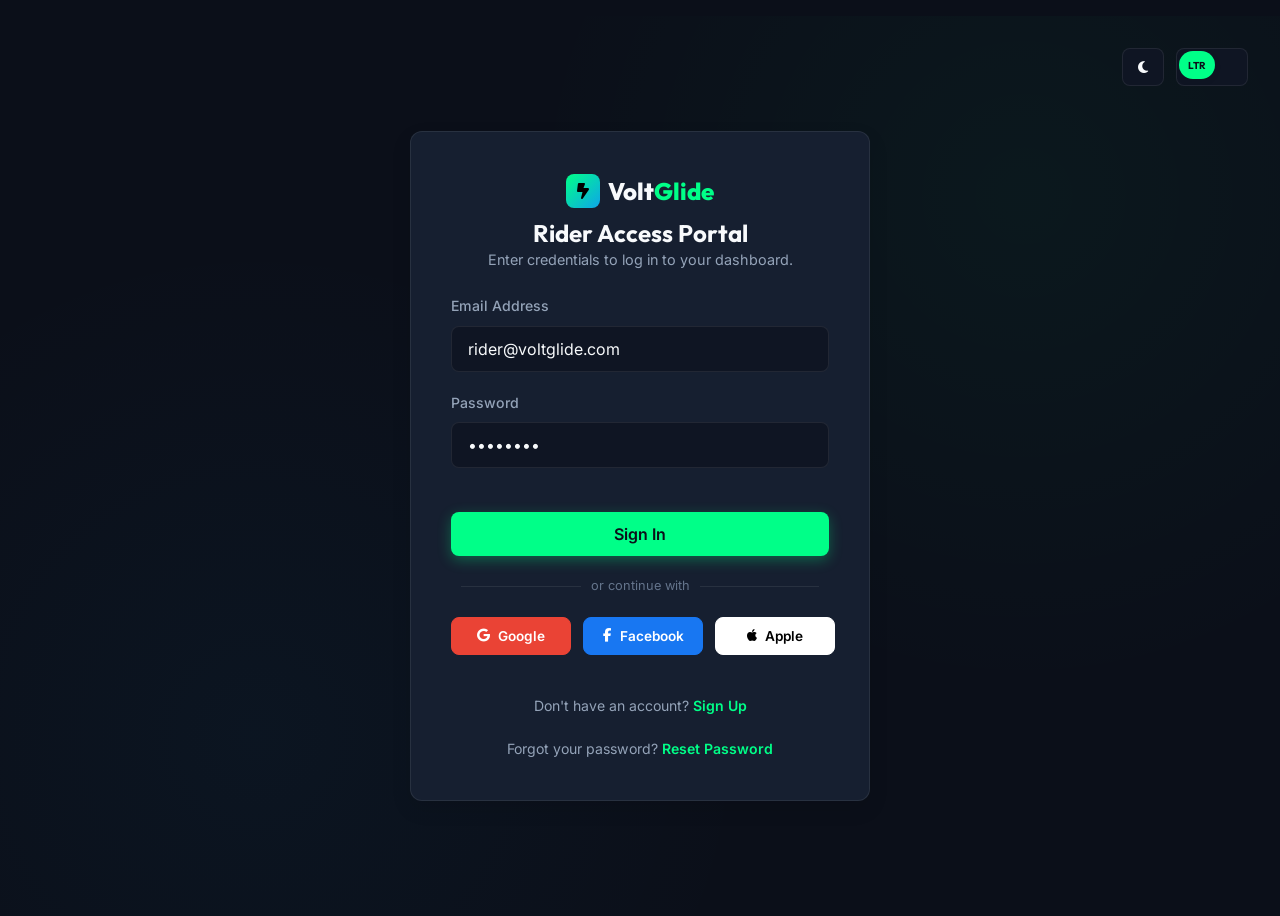
<file: login.html>
<!DOCTYPE html>
<html lang="en" dir="ltr">
<head>
    <meta charset="UTF-8">
    <meta name="viewport" content="width=device-width, initial-scale=1.0">
    <title>VoltGlide | Rider Access Portal</title>
    <link rel="icon" type="image/svg+xml" href="data:image/svg+xml,%3Csvg xmlns='http://www.w3.org/2000/svg' viewBox='0 0 24 24' fill='%2300ff88'%3E%3Cpath d='M12 2L3.5 14h6.5v8l8.5-12h-6.5z'/%3E%3C/svg%3E">
    <meta name="description" content="Sign in to your VoltGlide rider account to track repairs and manage your e-scooter service bookings.">
    <link rel="preconnect" href="https://fonts.googleapis.com">
    <link rel="preconnect" href="https://fonts.gstatic.com" crossorigin>
    <link href="https://fonts.googleapis.com/css2?family=Inter:wght@300;400;500;600;700;800&family=Outfit:wght@400;500;600;700;800&display=swap" rel="stylesheet">
    <link rel="stylesheet" href="https://cdnjs.cloudflare.com/ajax/libs/font-awesome/6.4.0/css/all.min.css">
    <link rel="stylesheet" href="style.css">
</head>
<body class="dark-theme" style="padding-top: 0;">

    <div id="toast-container" class="toast-container"></div>

    <!-- LOGIN PAGE -->
    <main id="login-view" class="view-container">
        <div class="auth-page-wrapper">
            <!-- Top Right Corner Toggles -->
            <div class="auth-header-toggles">
                <button class="theme-btn dashboard-theme-btn" onclick="toggleTheme()" aria-label="Toggle Theme">
                    <span class="theme-icon-light"><i class="fa-solid fa-sun"></i></span>
                    <span class="theme-icon-dark"><i class="fa-solid fa-moon"></i></span>
                </button>
                <button class="rtl-btn dashboard-rtl-btn" onclick="toggleDirection()" aria-label="Toggle Layout Direction">
                    <span class="rtl-circle">LTR</span>
                </button>
            </div>

            <div class="auth-container glass-card">
                <!-- VoltGlide Logo at top of container -->
                <div class="auth-logo">
                    <a href="index.html" class="logo-link">
                        <span class="logo-icon"><i class="fa-solid fa-bolt-lightning"></i></span>
                        <span class="logo-text">Volt<span class="highlight">Glide</span></span>
                    </a>
                </div>
                <h2>Rider Access Portal</h2>
                <p class="auth-subtitle">Enter credentials to log in to your dashboard.</p>

                <form id="login-form-submit" onsubmit="handleLoginSubmit(event)">
                    <div class="form-group text-left" style="text-align: left;">
                        <label for="login-email">Email Address</label>
                        <input type="email" id="login-email" value="rider@voltglide.com" required>
                    </div>
                    <div class="form-group text-left" style="text-align: left;">
                        <label for="login-password">Password</label>
                        <input type="password" id="login-password" value="rider123" required>
                    </div>
                    <button type="submit" class="btn btn-primary btn-full margin-top-md">Sign In</button>
                </form>

                <!-- Social Logins -->
                <div class="social-login-separator"><span>or continue with</span></div>
                <div class="social-login-buttons">
                    <button class="btn btn-social-google" onclick="showToast('Google login is not integrated yet.', 'error')">
                        <i class="fa-brands fa-google"></i> Google
                    </button>
                    <button class="btn btn-social-facebook" onclick="showToast('Facebook login is not integrated yet.', 'error')">
                        <i class="fa-brands fa-facebook-f"></i> Facebook
                    </button>
                    <button class="btn btn-social-apple" onclick="showToast('Apple login is not integrated yet.', 'error')">
                        <i class="fa-brands fa-apple"></i> Apple
                    </button>
                </div>

                <!-- Registration Link at Bottom -->
                <div class="auth-footer-link">
                    Don't have an account? <a href="register.html">Sign Up</a>
                </div>
                <div class="auth-footer-link">
                    Forgot your password? <a href="forgot-password.html">Reset Password</a>
                </div>
            </div>
        </div>
    </main>

    <script src="script.js"></script>
</body>
</html>
</file>
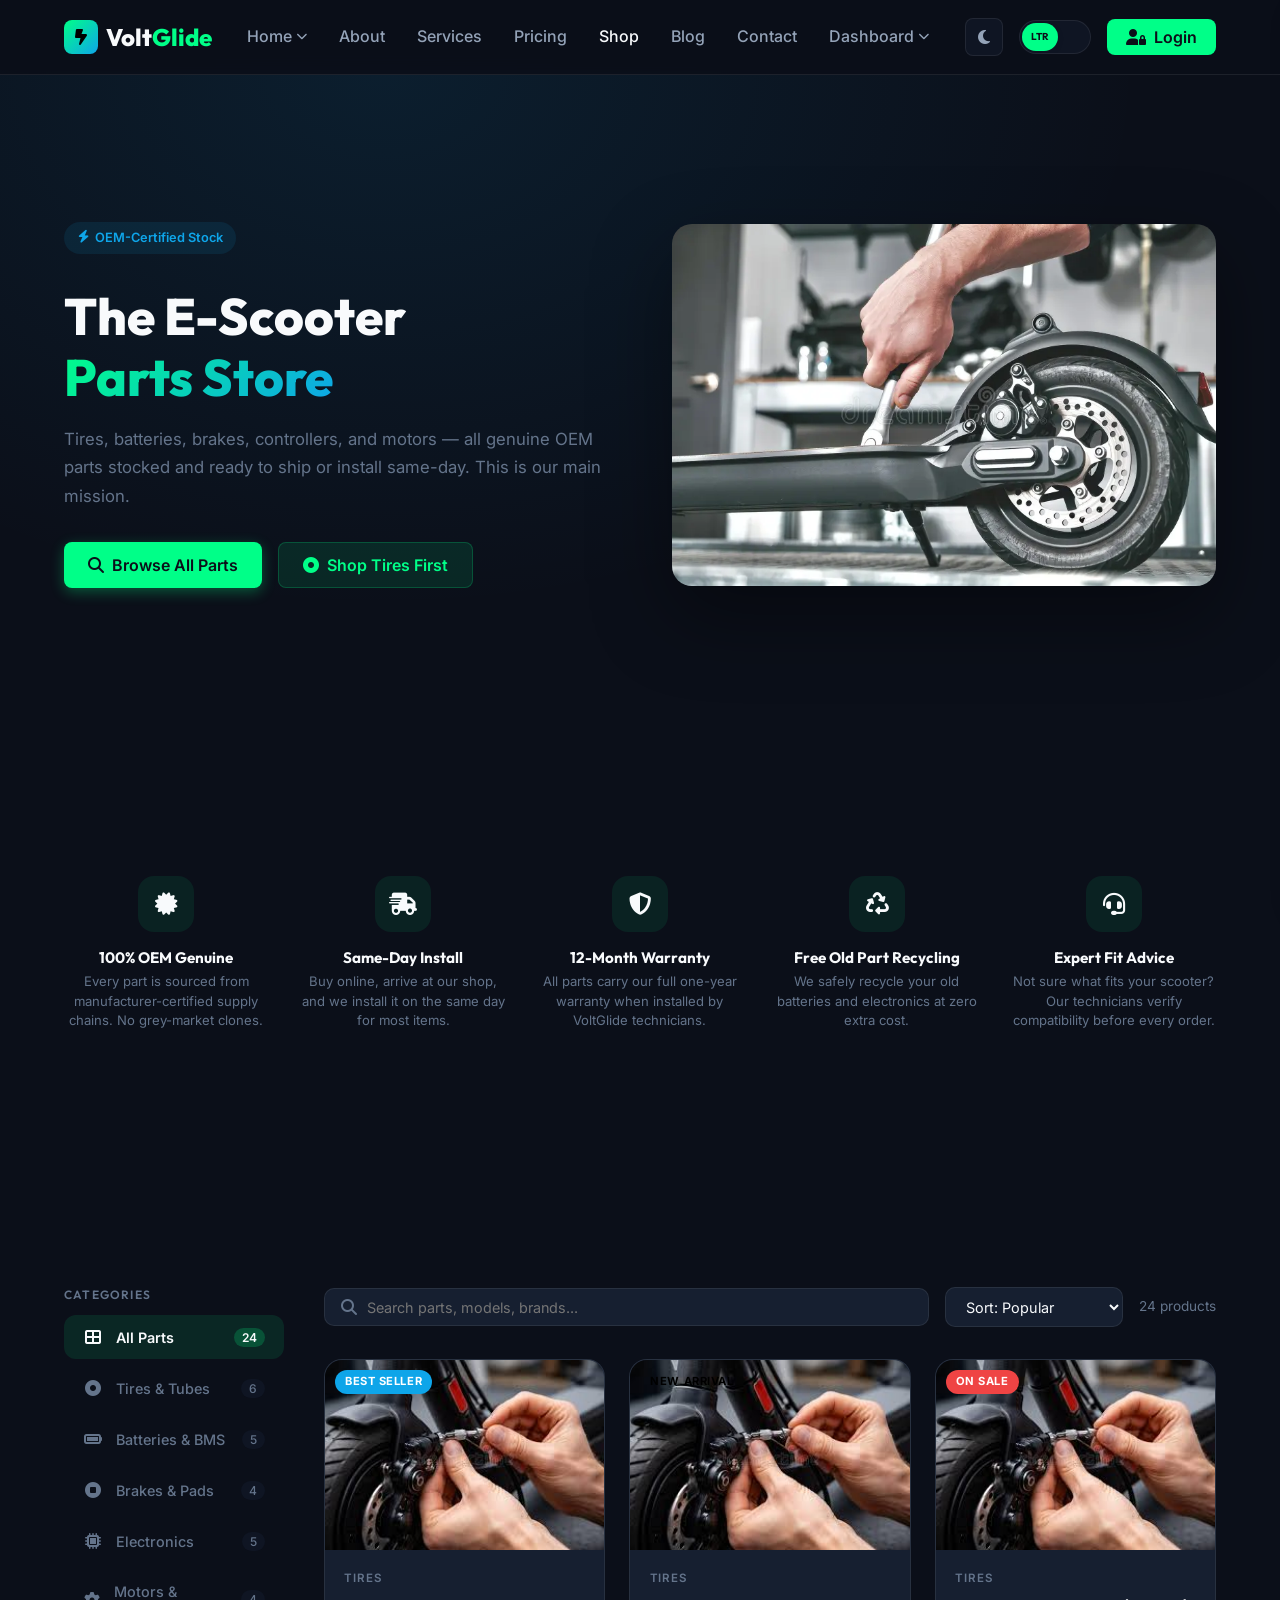
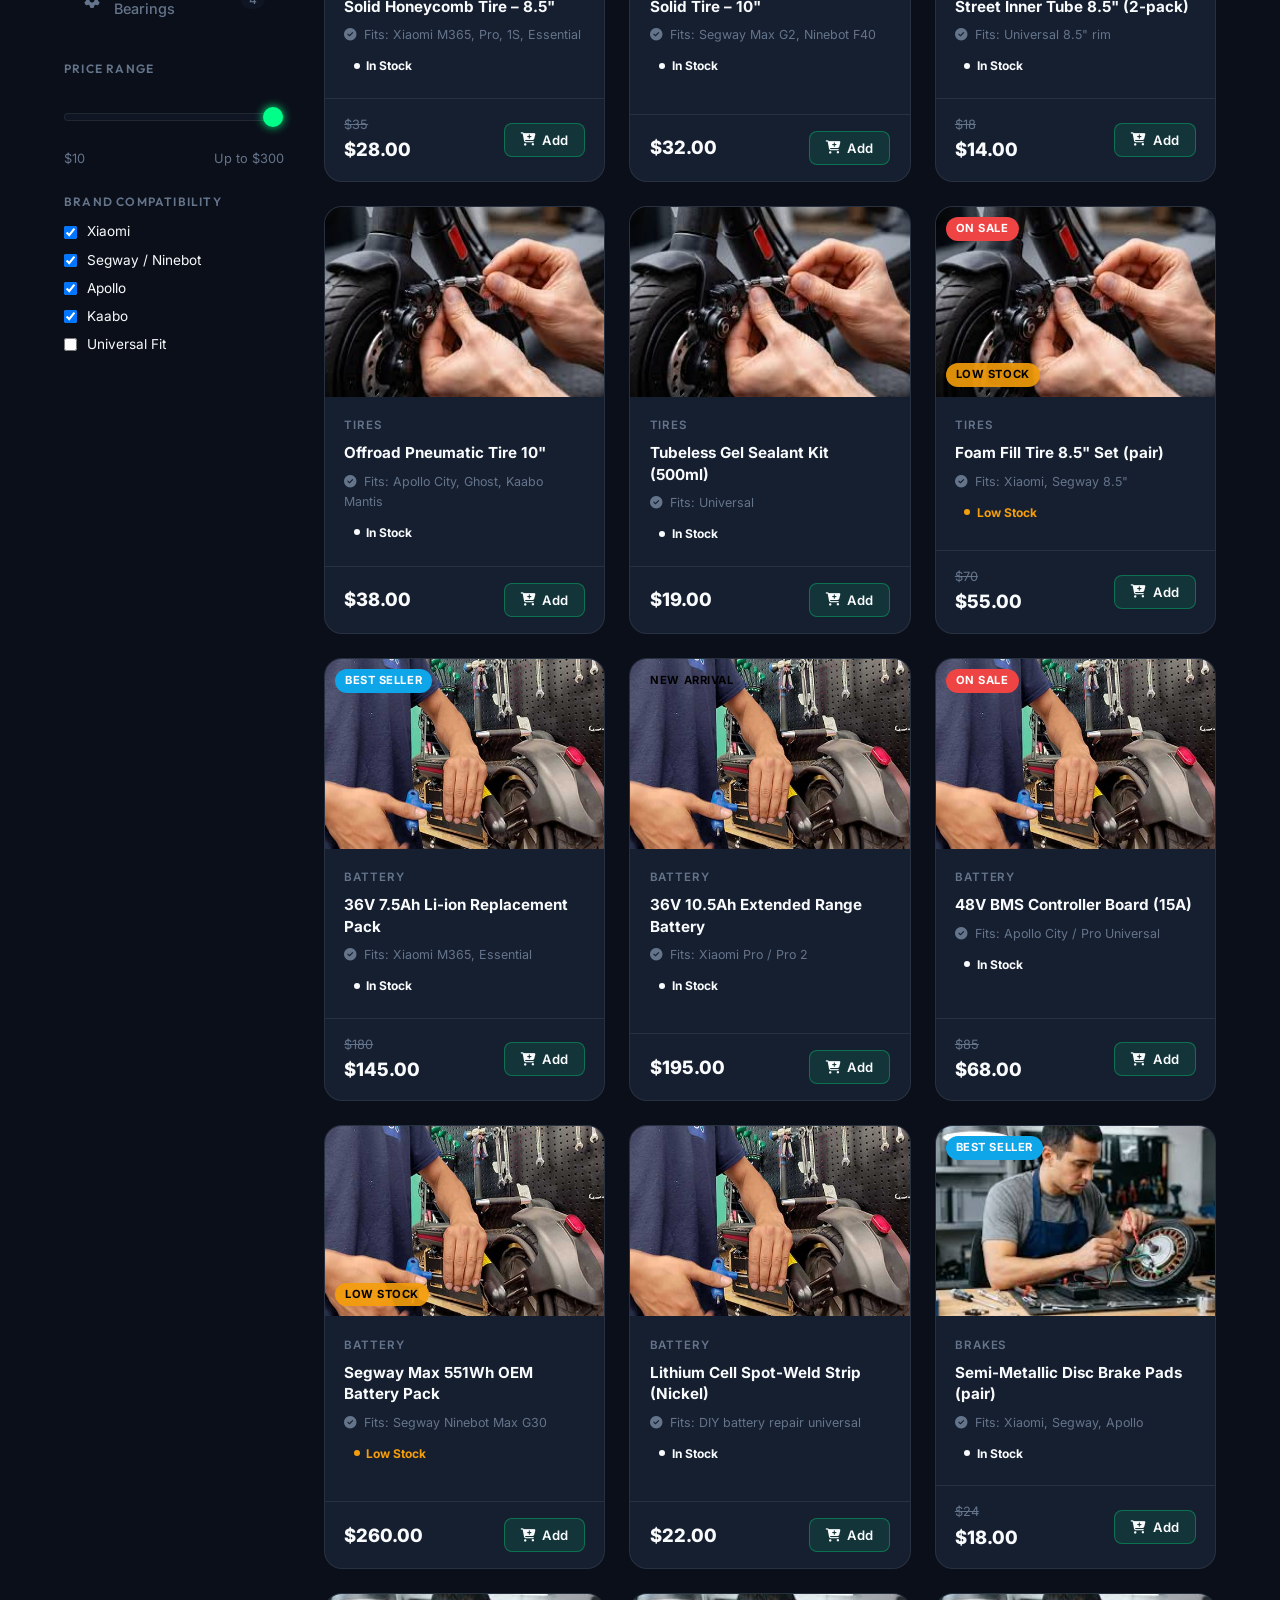
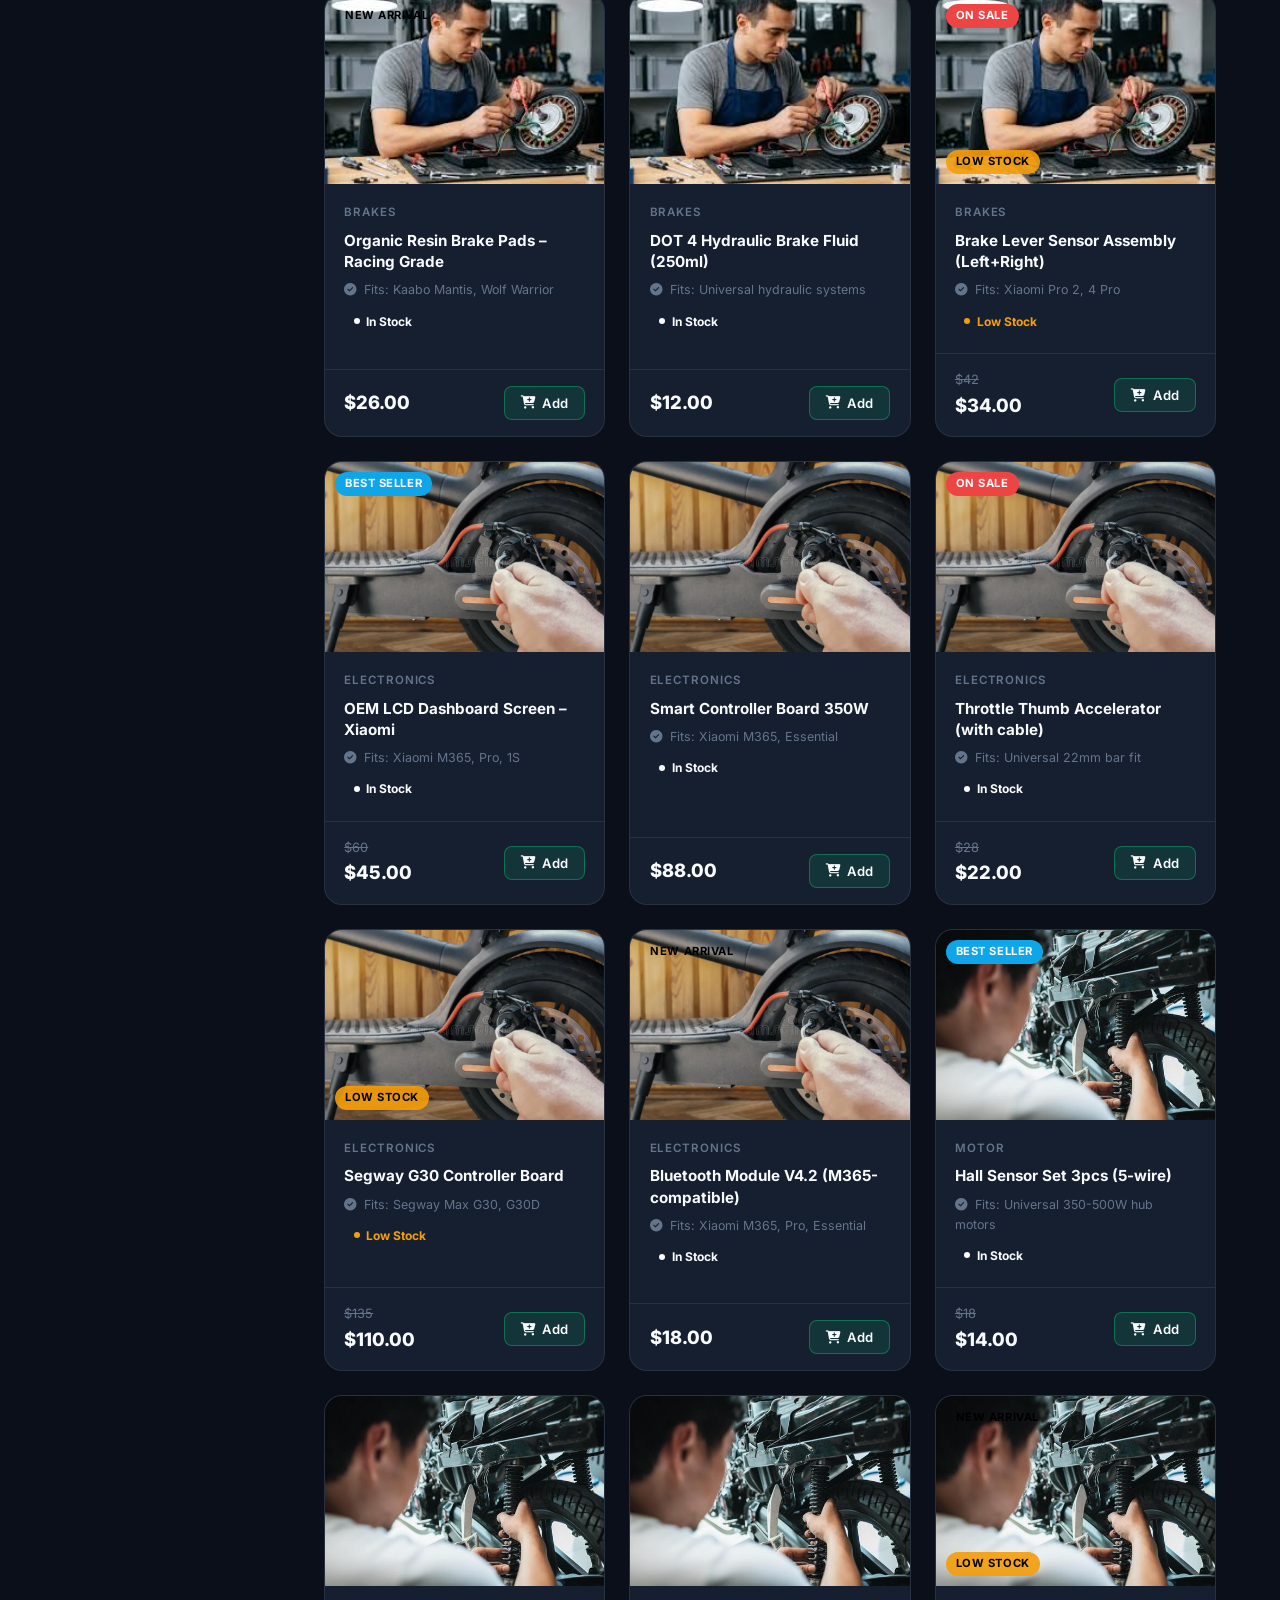
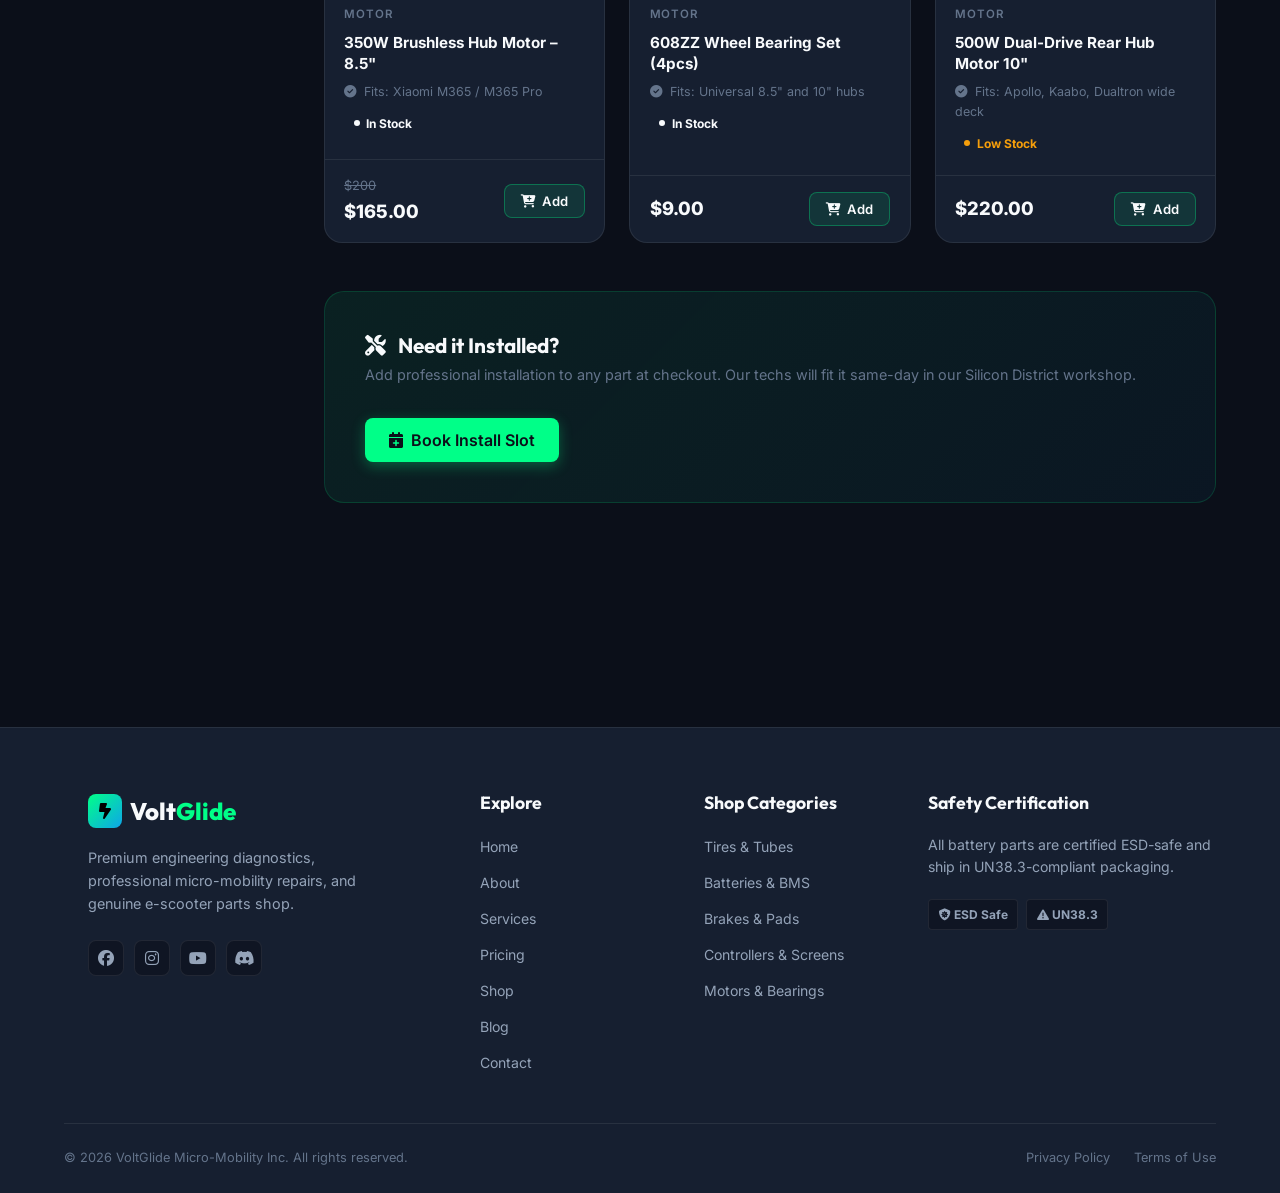
<file: parts-shop.html>
<!DOCTYPE html>
<html lang="en" dir="ltr">
<head>
    <meta charset="UTF-8">
    <meta name="viewport" content="width=device-width, initial-scale=1.0">
    <title>VoltGlide Parts Shop | OEM E-Scooter Tires, Batteries &amp; Brakes</title>
    <link rel="icon" type="image/svg+xml" href="data:image/svg+xml,%3Csvg xmlns='http://www.w3.org/2000/svg' viewBox='0 0 24 24' fill='%2300ff88'%3E%3Cpath d='M12 2L3.5 14h6.5v8l8.5-12h-6.5z'/%3E%3C/svg%3E">
    <meta name="description" content="Shop genuine OEM e-scooter parts — solid tires, lithium batteries, brake pads, controllers, and motors for Xiaomi, Segway, Apollo, and more.">
    <meta name="keywords" content="e-scooter parts shop, scooter tires online, xiaomi battery replacement, segway spare parts, solid tires, brake pads escooter">
    <link rel="preconnect" href="https://fonts.googleapis.com">
    <link rel="preconnect" href="https://fonts.gstatic.com" crossorigin>
    <link href="https://fonts.googleapis.com/css2?family=Inter:wght@300;400;500;600;700;800&family=Outfit:wght@400;500;600;700;800&display=swap" rel="stylesheet">
    <link rel="stylesheet" href="https://cdnjs.cloudflare.com/ajax/libs/font-awesome/6.4.0/css/all.min.css">
    <link rel="stylesheet" href="style.css">
    <style>
        /* ── Parts Shop Specific ── */
        .shop-hero { padding: 5.5rem 0 3.5rem; background: radial-gradient(ellipse at 30% 0%, rgba(14,165,233,0.1) 0%, transparent 60%); }
        .shop-hero-inner { display: grid; grid-template-columns: 1fr 1fr; gap: 4rem; align-items: center; }
        @media (max-width: 900px) { .shop-hero-inner { grid-template-columns: 1fr; text-align: center; } .shop-hero-img { display: none; } }
        .shop-hero-text h1 { font-size: clamp(1.9rem, 5vw, 3.2rem); font-weight: 800; line-height: 1.2; margin: 1rem 0; }
        .shop-hero-img img { width: 100%; border-radius: 20px; box-shadow: 0 30px 80px rgba(0,0,0,0.4); }

        /* Category tabs */
        .shop-layout { padding: 4rem 0 6rem; }
        .shop-category-sidebar { display: flex; flex-direction: column; gap: 0.4rem; }
        .cat-tab { display: flex; align-items: center; gap: 0.8rem; padding: 0.8rem 1.2rem; border-radius: 12px; border: none; background: transparent; color: var(--text-dim); cursor: pointer; font-size: 0.9rem; font-weight: 500; text-align: left; transition: all 0.2s; width: 100%; }
        .cat-tab:hover { background: var(--bg-card); color: var(--text-primary); }
        .cat-tab.active { background: rgba(0,255,136,0.1); color: var(--primary-color); font-weight: 600; }
        .cat-tab i { width: 20px; font-size: 1rem; text-align: center; }
        .cat-count { margin-left: auto; background: var(--bg-input); border-radius: 30px; padding: 2px 8px; font-size: 0.75rem; }
        .cat-tab.active .cat-count { background: rgba(0,255,136,0.2); color: var(--primary-color); }

        /* Shop two-column layout */
        .shop-body { display: grid; grid-template-columns: 220px 1fr; gap: 2.5rem; }
        @media (max-width: 900px) { .shop-body { grid-template-columns: 1fr; } .shop-category-sidebar { flex-direction: row; flex-wrap: wrap; } .cat-tab { flex: 0 0 auto; } }

        /* Search/sort bar */
        .shop-controls { display: flex; align-items: center; gap: 1rem; margin-bottom: 2rem; flex-wrap: wrap; }
        .shop-search { flex: 1; min-width: 200px; display: flex; align-items: center; gap: 0.6rem; background: var(--bg-card); border: 1px solid var(--border-color); border-radius: 10px; padding: 0.6rem 1rem; }
        .shop-search i { color: var(--text-dim); }
        .shop-search input { background: none; border: none; outline: none; color: var(--text-primary); font-size: 0.9rem; width: 100%; }
        .sort-select { background: var(--bg-card); border: 1px solid var(--border-color); border-radius: 10px; padding: 0.6rem 1rem; color: var(--text-primary); font-size: 0.9rem; outline: none; }
        .results-count { color: var(--text-dim); font-size: 0.85rem; white-space: nowrap; }

        /* Product cards */
        .products-grid { display: grid; grid-template-columns: repeat(auto-fill, minmax(250px, 1fr)); gap: 1.5rem; }
        .product-card { background: var(--bg-card); border: 1px solid var(--border-color); border-radius: 18px; overflow: hidden; display: flex; flex-direction: column; transition: transform 0.3s, box-shadow 0.3s, border-color 0.3s; position: relative; }
        .product-card:hover { transform: translateY(-5px); box-shadow: 0 20px 50px rgba(0,0,0,0.3); border-color: rgba(0,255,136,0.3); }
        .product-img-wrap { width: 100%; height: 190px; overflow: hidden; position: relative; background: var(--bg-secondary); }
        .product-img-wrap img { width: 100%; height: 100%; object-fit: cover; transition: transform 0.4s; }
        .product-card:hover .product-img-wrap img { transform: scale(1.05); }
        .product-badge { position: absolute; top: 10px; left: 10px; font-size: 0.7rem; font-weight: 700; padding: 3px 10px; border-radius: 30px; text-transform: uppercase; letter-spacing: 0.05em; }
        .product-badge.new { background: var(--primary-color); color: #000; }
        .product-badge.sale { background: #ef4444; color: #fff; }
        .product-badge.popular { background: var(--secondary); color: #fff; }
        .product-badge.low { background: rgba(245,158,11,0.9); color: #000; }
        .product-info { padding: 1.2rem; flex-grow: 1; display: flex; flex-direction: column; gap: 0.5rem; }
        .product-cat { font-size: 0.72rem; text-transform: uppercase; letter-spacing: 0.08em; color: var(--text-dim); font-weight: 600; }
        .product-name { font-size: 0.95rem; font-weight: 700; color: var(--text-primary); line-height: 1.4; }
        .product-compat { font-size: 0.78rem; color: var(--text-dim); }
        .product-compat i { color: var(--primary-color); margin-right: 4px; }
        .product-bottom { display: flex; align-items: center; justify-content: space-between; margin-top: auto; padding: 1rem 1.2rem; border-top: 1px solid var(--border-color); gap: 0.8rem; }
        .product-price { font-size: 1.15rem; font-weight: 800; color: var(--primary-color); }
        .product-price .old-price { font-size: 0.8rem; color: var(--text-dim); text-decoration: line-through; font-weight: 400; display: block; }
        .add-cart-btn { display: flex; align-items: center; gap: 0.4rem; background: rgba(0,255,136,0.1); border: 1px solid rgba(0,255,136,0.3); color: var(--primary-color); padding: 0.5rem 1rem; border-radius: 8px; font-size: 0.82rem; font-weight: 600; cursor: pointer; transition: all 0.2s; white-space: nowrap; }
        .add-cart-btn:hover { background: var(--primary-color); color: #000; }
        .stock-indicator { display: flex; align-items: center; gap: 0.4rem; font-size: 0.75rem; color: var(--primary-color); }
        .stock-indicator.low { color: var(--accent-amber); }
        .stock-indicator.out { color: #f87171; }
        .stock-dot { width: 6px; height: 6px; border-radius: 50%; background: currentColor; }

        /* Brand filter pills */
        .brand-pills { display: flex; gap: 0.5rem; flex-wrap: wrap; margin-bottom: 1.5rem; }
        .brand-pill { background: var(--bg-card); border: 1px solid var(--border-color); border-radius: 30px; padding: 4px 14px; font-size: 0.8rem; cursor: pointer; transition: all 0.2s; color: var(--text-dim); }
        .brand-pill:hover, .brand-pill.active { background: rgba(0,255,136,0.1); border-color: var(--primary-color); color: var(--primary-color); font-weight: 600; }

        /* Cart float button */
        .cart-float-btn { position: fixed; bottom: 2rem; right: 2rem; background: var(--primary-color); color: #000; border: none; border-radius: 50px; padding: 0.9rem 1.5rem; font-size: 0.9rem; font-weight: 700; cursor: pointer; display: flex; align-items: center; gap: 0.6rem; box-shadow: 0 8px 30px rgba(0,255,136,0.4); transition: transform 0.2s, box-shadow 0.2s; z-index: 200; }
        .cart-float-btn:hover { transform: scale(1.05); box-shadow: 0 12px 40px rgba(0,255,136,0.5); }
        .cart-float-count { background: #000; color: var(--primary-color); border-radius: 50%; width: 22px; height: 22px; display: flex; align-items: center; justify-content: center; font-size: 0.75rem; font-weight: 800; }

        /* Install banner */
        .install-banner { background: linear-gradient(135deg, rgba(0,255,136,0.08), rgba(14,165,233,0.05)); border: 1px solid rgba(0,255,136,0.15); border-radius: 20px; padding: 2.5rem; display: flex; align-items: center; justify-content: space-between; gap: 2rem; flex-wrap: wrap; margin-top: 3rem; }
        .install-banner-text h3 { font-size: 1.3rem; margin-bottom: 0.3rem; }
        .install-banner-text p { color: var(--text-dim); font-size: 0.9rem; }

        /* Why buy from us strip */
        .why-buy-strip { padding: 4rem 0; background: var(--bg-secondary); }
        .why-grid { display: grid; grid-template-columns: repeat(auto-fit, minmax(200px, 1fr)); gap: 2rem; margin-top: 2.5rem; }
        .why-item { text-align: center; }
        .why-icon { width: 56px; height: 56px; border-radius: 16px; background: rgba(0,255,136,0.08); color: var(--primary-color); font-size: 1.4rem; display: flex; align-items: center; justify-content: center; margin: 0 auto 1rem; }
        .why-item h4 { font-size: 0.95rem; font-weight: 700; margin-bottom: 0.3rem; }
        .why-item p { color: var(--text-dim); font-size: 0.82rem; line-height: 1.5; }
    </style>
</head>
<body class="dark-theme">

    <div id="toast-container" class="toast-container"></div>

    <header class="main-header">
        <div class="header-container">
            <div class="logo-area">
                <a href="index.html" class="logo-link">
                    <span class="logo-icon"><i class="fa-solid fa-bolt-lightning"></i></span>
                    <span class="logo-text">Volt<span class="highlight">Glide</span></span>
                </a>
            </div>
            <nav class="nav-menu" id="navMenu">
                <ul class="nav-list">
                    <li class="nav-item has-dropdown">
                        <a href="#" class="nav-link" onclick="event.preventDefault()">Home <i class="fa-solid fa-chevron-down dropdown-arrow"></i></a>
                        <ul class="dropdown-menu">
                            <li><a href="index.html" class="dropdown-link">Home 1</a></li>
                            <li><a href="home2.html" class="dropdown-link">Home 2</a></li>
                        </ul>
                    </li>
                    <li class="nav-item"><a href="about.html" class="nav-link">About</a></li>
                    <li class="nav-item"><a href="services.html" class="nav-link">Services</a></li>
                    <li class="nav-item"><a href="pricing.html" class="nav-link">Pricing</a></li>
                    <li class="nav-item"><a href="parts-shop.html" class="nav-link active">Shop</a></li>
                    <li class="nav-item"><a href="blog.html" class="nav-link">Blog</a></li>
                    <li class="nav-item"><a href="contact.html" class="nav-link">Contact</a></li>
                    <li class="nav-item has-dropdown">
                        <a href="#" class="nav-link" onclick="event.preventDefault()">Dashboard <i class="fa-solid fa-chevron-down dropdown-arrow"></i></a>
                        <ul class="dropdown-menu">
                            <li><a href="user-dashboard.html" class="dropdown-link">User Dashboard</a></li>
                            <li><a href="admin-dashboard.html" class="dropdown-link">Admin Dashboard</a></li>
                        </ul>
                    </li>
                </ul>
            </nav>
            <div class="header-actions">
                <button id="theme-toggle" class="theme-btn" aria-label="Toggle Theme">
                    <span class="theme-icon-light"><i class="fa-solid fa-sun"></i></span>
                    <span class="theme-icon-dark"><i class="fa-solid fa-moon"></i></span>
                </button>
                <button id="rtl-toggle" class="rtl-btn" aria-label="Toggle Layout Direction"><span class="rtl-circle">LTR</span></button>
                <button id="login-nav-btn" class="login-btn" onclick="window.location.href='login.html'">
                    <i class="fa-solid fa-user-lock btn-icon"></i><span class="btn-text">Login</span>
                </button>
                <button class="mobile-toggle" id="mobileMenuToggle" onclick="toggleMobileMenu()">
                    <i class="fa-solid fa-bars hamburger"></i>
                </button>
            </div>
        </div>
    </header>

    <div class="mobile-nav-backdrop" id="mobileNavBackdrop" onclick="toggleMobileMenu()"></div>
    <div class="mobile-nav-menu" id="mobileNavMenu">
        <div class="mobile-nav-header" style="justify-content: flex-end;">
            <button class="close-btn" onclick="toggleMobileMenu()"><i class="fa-solid fa-xmark"></i></button>
        </div>
        <div class="mobile-nav-body">
            <ul class="mobile-list">
                <li class="mobile-nav-item mobile-has-dropdown">
                    <button class="mobile-dropdown-btn" onclick="toggleMobileDropdown(this)"><span>Home</span><i class="fa-solid fa-chevron-down mobile-dropdown-arrow"></i></button>
                    <ul class="mobile-dropdown-menu">
                        <li><a href="index.html" class="mobile-dropdown-link">Home 1</a></li>
                        <li><a href="home2.html" class="mobile-dropdown-link">Home 2</a></li>
                    </ul>
                </li>
                <li class="mobile-nav-item"><a href="about.html" class="mobile-link">About</a></li>
                <li class="mobile-nav-item"><a href="services.html" class="mobile-link">Services</a></li>
                <li class="mobile-nav-item"><a href="pricing.html" class="mobile-link">Pricing</a></li>
                <li class="mobile-nav-item"><a href="parts-shop.html" class="mobile-link">Shop</a></li>
                <li class="mobile-nav-item"><a href="blog.html" class="mobile-link">Blog</a></li>
                <li class="mobile-nav-item"><a href="contact.html" class="mobile-link">Contact</a></li>
                <li class="mobile-nav-item mobile-has-dropdown">
                    <button class="mobile-dropdown-btn" onclick="toggleMobileDropdown(this)"><span>Dashboard</span><i class="fa-solid fa-chevron-down mobile-dropdown-arrow"></i></button>
                    <ul class="mobile-dropdown-menu">
                        <li><a href="user-dashboard.html" class="mobile-dropdown-link">User Dashboard</a></li>
                        <li><a href="admin-dashboard.html" class="mobile-dropdown-link">Admin Dashboard</a></li>
                    </ul>
                </li>
            </ul>
            <div class="mobile-nav-actions">
                <div class="mobile-toggles-row">
                    <button id="mobile-theme-toggle" class="theme-btn" aria-label="Toggle Theme">
                        <span class="theme-icon-light"><i class="fa-solid fa-sun"></i></span>
                        <span class="theme-icon-dark"><i class="fa-solid fa-moon"></i></span>
                    </button>
                    <button id="mobile-rtl-toggle" class="rtl-btn" aria-label="Toggle Layout Direction"><span class="rtl-circle">LTR</span></button>
                </div>
                <button id="mobile-login-btn" class="login-btn mobile-login-btn" onclick="window.location.href='login.html'">
                    <i class="fa-solid fa-user-lock btn-icon"></i><span class="btn-text">Login</span>
                </button>
            </div>
        </div>
    </div>


    <!-- ══ SHOP HERO ══ -->
    <main>
        <section class="shop-hero">
            <div class="section-container">
                <div class="shop-hero-inner">
                    <div class="shop-hero-text">
                        <span class="badge-pill secondary"><i class="fa-solid fa-bolt"></i> OEM-Certified Stock</span>
                        <h1>The E-Scooter<br><span class="gradient-text">Parts Store</span></h1>
                        <p style="color: var(--text-dim); font-size: 1.05rem; margin: 1rem 0 2rem; line-height: 1.7;">Tires, batteries, brakes, controllers, and motors — all genuine OEM parts stocked and ready to ship or install same-day. This is our main mission.</p>
                        <div style="display: flex; gap: 1rem; flex-wrap: wrap;">
                            <button class="btn btn-primary" onclick="scrollToElement('shop-section')"><i class="fa-solid fa-magnifying-glass"></i> Browse All Parts</button>
                            <button class="btn btn-secondary" onclick="document.getElementById('cat-tires').click()"><i class="fa-solid fa-circle-dot"></i> Shop Tires First</button>
                        </div>
                    </div>
                    <div class="shop-hero-img">
                        <img src="./e2.webp" alt="VoltGlide E-Scooter Parts Collection">
                    </div>
                </div>
            </div>
        </section>

        <!-- ── Why Buy from us ── -->
        <section class="why-buy-strip">
            <div class="section-container">
                <div class="why-grid">
                    <div class="why-item">
                        <div class="why-icon"><i class="fa-solid fa-certificate"></i></div>
                        <h4>100% OEM Genuine</h4>
                        <p>Every part is sourced from manufacturer-certified supply chains. No grey-market clones.</p>
                    </div>
                    <div class="why-item">
                        <div class="why-icon"><i class="fa-solid fa-truck-fast"></i></div>
                        <h4>Same-Day Install</h4>
                        <p>Buy online, arrive at our shop, and we install it on the same day for most items.</p>
                    </div>
                    <div class="why-item">
                        <div class="why-icon"><i class="fa-solid fa-shield-halved"></i></div>
                        <h4>12-Month Warranty</h4>
                        <p>All parts carry our full one-year warranty when installed by VoltGlide technicians.</p>
                    </div>
                    <div class="why-item">
                        <div class="why-icon"><i class="fa-solid fa-recycle"></i></div>
                        <h4>Free Old Part Recycling</h4>
                        <p>We safely recycle your old batteries and electronics at zero extra cost.</p>
                    </div>
                    <div class="why-item">
                        <div class="why-icon"><i class="fa-solid fa-headset"></i></div>
                        <h4>Expert Fit Advice</h4>
                        <p>Not sure what fits your scooter? Our technicians verify compatibility before every order.</p>
                    </div>
                </div>
            </div>
        </section>

        <!-- ══ MAIN SHOP SECTION ══ -->
        <section class="shop-layout" id="shop-section">
            <div class="section-container">
                <div class="shop-body">

                    <!-- Sidebar Categories -->
                    <aside>
                        <h4 style="font-size: 0.75rem; text-transform: uppercase; letter-spacing: 0.1em; color: var(--text-dim); margin-bottom: 0.8rem; font-weight: 600;">Categories</h4>
                        <div class="shop-category-sidebar" id="cat-sidebar">
                            <button id="cat-all" class="cat-tab active" onclick="filterProducts('all', this)">
                                <i class="fa-solid fa-th-large"></i> All Parts <span class="cat-count">24</span>
                            </button>
                            <button id="cat-tires" class="cat-tab" onclick="filterProducts('tires', this)">
                                <i class="fa-solid fa-circle-dot"></i> Tires &amp; Tubes <span class="cat-count">6</span>
                            </button>
                            <button id="cat-battery" class="cat-tab" onclick="filterProducts('battery', this)">
                                <i class="fa-solid fa-battery-full"></i> Batteries &amp; BMS <span class="cat-count">5</span>
                            </button>
                            <button id="cat-brakes" class="cat-tab" onclick="filterProducts('brakes', this)">
                                <i class="fa-solid fa-circle-stop"></i> Brakes &amp; Pads <span class="cat-count">4</span>
                            </button>
                            <button id="cat-electronics" class="cat-tab" onclick="filterProducts('electronics', this)">
                                <i class="fa-solid fa-microchip"></i> Electronics <span class="cat-count">5</span>
                            </button>
                            <button id="cat-motor" class="cat-tab" onclick="filterProducts('motor', this)">
                                <i class="fa-solid fa-gear"></i> Motors &amp; Bearings <span class="cat-count">4</span>
                            </button>
                        </div>

                        <!-- Price Range -->
                        <div style="margin-top: 2rem;">
                            <h4 style="font-size: 0.75rem; text-transform: uppercase; letter-spacing: 0.1em; color: var(--text-dim); margin-bottom: 0.8rem; font-weight: 600;">Price Range</h4>
                            <input type="range" id="price-range" min="10" max="300" value="300" class="green-slider" style="width: 100%;" oninput="updatePriceFilter(this.value)">
                            <div style="display: flex; justify-content: space-between; font-size: 0.8rem; color: var(--text-dim); margin-top: 4px;">
                                <span>$10</span><span id="price-max-label">Up to $300</span>
                            </div>
                        </div>

                        <!-- Compatibility filter -->
                        <div style="margin-top: 1.5rem;">
                            <h4 style="font-size: 0.75rem; text-transform: uppercase; letter-spacing: 0.1em; color: var(--text-dim); margin-bottom: 0.8rem; font-weight: 600;">Brand Compatibility</h4>
                            <div style="display: flex; flex-direction: column; gap: 0.4rem;">
                                <label style="display: flex; align-items: center; gap: 0.6rem; font-size: 0.85rem; cursor: pointer;"><input type="checkbox" checked> Xiaomi</label>
                                <label style="display: flex; align-items: center; gap: 0.6rem; font-size: 0.85rem; cursor: pointer;"><input type="checkbox" checked> Segway / Ninebot</label>
                                <label style="display: flex; align-items: center; gap: 0.6rem; font-size: 0.85rem; cursor: pointer;"><input type="checkbox" checked> Apollo</label>
                                <label style="display: flex; align-items: center; gap: 0.6rem; font-size: 0.85rem; cursor: pointer;"><input type="checkbox" checked> Kaabo</label>
                                <label style="display: flex; align-items: center; gap: 0.6rem; font-size: 0.85rem; cursor: pointer;"><input type="checkbox"> Universal Fit</label>
                            </div>
                        </div>
                    </aside>

                    <!-- Products Main Area -->
                    <div>
                        <!-- Controls bar -->
                        <div class="shop-controls">
                            <div class="shop-search">
                                <i class="fa-solid fa-magnifying-glass"></i>
                                <input type="text" id="shop-search-input" placeholder="Search parts, models, brands..." oninput="searchProducts(this.value)">
                            </div>
                            <select class="sort-select" onchange="sortProducts(this.value)">
                                <option value="popular">Sort: Popular</option>
                                <option value="price-asc">Price: Low to High</option>
                                <option value="price-desc">Price: High to Low</option>
                                <option value="new">Newest First</option>
                            </select>
                            <span class="results-count" id="results-count">24 products</span>
                        </div>

                        <!-- Products grid -->
                        <div class="products-grid" id="products-grid">
                            <!-- Products are rendered by JS below -->
                        </div>

                        <!-- Professional installation banner -->
                        <div class="install-banner">
                            <div class="install-banner-text">
                                <h3><i class="fa-solid fa-screwdriver-wrench" style="color: var(--primary-color); margin-right: 8px;"></i> Need it Installed?</h3>
                                <p>Add professional installation to any part at checkout. Our techs will fit it same-day in our Silicon District workshop.</p>
                            </div>
                            <button class="btn btn-primary" onclick="openBookingModal()"><i class="fa-solid fa-calendar-plus"></i> Book Install Slot</button>
                        </div>
                    </div>
                </div>
            </div>
        </section>
    </main>


    <!-- GLOBAL FOOTER -->
    <footer class="main-footer">
        <div class="footer-container">
            <div class="footer-grid">
                <div class="footer-brand">
                    <a href="index.html" class="logo-link">
                        <span class="logo-icon"><i class="fa-solid fa-bolt-lightning"></i></span>
                        <span class="logo-text">Volt<span class="highlight">Glide</span></span>
                    </a>
                    <p class="footer-tagline">Premium engineering diagnostics, professional micro-mobility repairs, and genuine e-scooter parts shop.</p>
                    <div class="footer-socials">
                        <a href="#"><i class="fa-brands fa-facebook"></i></a>
                        <a href="#"><i class="fa-brands fa-instagram"></i></a>
                        <a href="#"><i class="fa-brands fa-youtube"></i></a>
                        <a href="#"><i class="fa-brands fa-discord"></i></a>
                    </div>
                </div>
                <div class="footer-links">
                    <h3>Explore</h3>
                    <ul>
                        <li><a href="index.html">Home</a></li>
                        <li><a href="about.html">About</a></li>
                        <li><a href="services.html">Services</a></li>
                        <li><a href="pricing.html">Pricing</a></li>
                        <li><a href="parts-shop.html">Shop</a></li>
                        <li><a href="blog.html">Blog</a></li>
                        <li><a href="contact.html">Contact</a></li>
                    </ul>
                </div>
                <div class="footer-links">
                    <h3>Shop Categories</h3>
                    <ul>
                        <li><a href="#" onclick="filterProducts('tires', document.getElementById('cat-tires'))">Tires &amp; Tubes</a></li>
                        <li><a href="#" onclick="filterProducts('battery', document.getElementById('cat-battery'))">Batteries &amp; BMS</a></li>
                        <li><a href="#" onclick="filterProducts('brakes', document.getElementById('cat-brakes'))">Brakes &amp; Pads</a></li>
                        <li><a href="#" onclick="filterProducts('electronics', document.getElementById('cat-electronics'))">Controllers &amp; Screens</a></li>
                        <li><a href="#" onclick="filterProducts('motor', document.getElementById('cat-motor'))">Motors &amp; Bearings</a></li>
                    </ul>
                </div>
                <div class="footer-newsletter">
                    <h3>Safety Certification</h3>
                    <p>All battery parts are certified ESD-safe and ship in UN38.3-compliant packaging.</p>
                    <div class="safety-badge-row">
                        <span class="safety-badge"><i class="fa-solid fa-shield-virus"></i> ESD Safe</span>
                        <span class="safety-badge"><i class="fa-solid fa-triangle-exclamation"></i> UN38.3</span>
                    </div>
                </div>
            </div>
            <div class="footer-bottom">
                <p>&copy; 2026 VoltGlide Micro-Mobility Inc. All rights reserved.</p>
                <div class="footer-bottom-links"><a href="#">Privacy Policy</a><a href="#">Terms of Use</a></div>
            </div>
        </div>
    </footer>

    <!-- Floating Cart Button -->
    <button class="cart-float-btn" id="cart-float" onclick="toggleCartModal()" style="display: none;">
        <i class="fa-solid fa-cart-shopping"></i>
        Cart <span class="cart-float-count" id="cart-float-count">0</span>
    </button>

    <!-- SHOPPING CART MODAL -->
    <div class="modal-backdrop" id="cartModal">
        <div class="modal-card cart-modal-card">
            <button class="modal-close" onclick="toggleCartModal()"><i class="fa-solid fa-xmark"></i></button>
            <div class="modal-header-cart">
                <h2><i class="fa-solid fa-cart-shopping card-icon-green"></i> Your Shopping Cart</h2>
                <p>Review items and checkout to simulate purchase.</p>
            </div>
            <div class="cart-items-wrapper" id="cart-items-list"></div>
            <div class="cart-summary-box">
                <div class="cart-total-row"><span>Subtotal:</span><strong id="cart-total-price">$0.00</strong></div>
                <button class="btn btn-primary btn-full" onclick="checkoutCart()">Confirm Simulated Purchase</button>
            </div>
        </div>
    </div>

    <!-- BOOKING MODAL -->
    <div class="modal-backdrop" id="bookingModal">
        <div class="modal-card booking-modal-card">
            <button class="modal-close" onclick="closeBookingModal()"><i class="fa-solid fa-xmark"></i></button>
            <div class="modal-header-booking">
                <h2><i class="fa-solid fa-calendar-plus card-icon-green"></i> Book Installation Slot</h2>
                <p>Book a technician to install your purchased parts same-day.</p>
            </div>
            <form id="modal-booking-form" onsubmit="handleModalBooking(event)">
                <div class="grid-2">
                    <div class="form-group">
                        <label for="m-book-scooter">Scooter Model / Brand</label>
                        <input type="text" id="m-book-scooter" placeholder="Xiaomi Pro 2" required>
                    </div>
                    <div class="form-group">
                        <label for="m-book-service">Parts to Install</label>
                        <select id="m-book-service">
                            <option value="Solid Tire Conversion">Solid Tire Installation ($65.00)</option>
                            <option value="Inner Tube Replacement">Tube Replacement ($45.00)</option>
                            <option value="Battery Diagnostics / BMS Fix">Battery BMS Install ($120.00)</option>
                            <option value="Brake Pads Replacement">Brake Pads ($35.00)</option>
                            <option value="Controller Board Assembly">Controller Install ($110.00)</option>
                        </select>
                    </div>
                </div>
                <div class="grid-2">
                    <div class="form-group">
                        <label for="m-book-date">Appointment Date</label>
                        <input type="date" id="m-book-date" required>
                    </div>
                    <div class="form-group">
                        <label for="m-book-time">Preferred Time</label>
                        <select id="m-book-time">
                            <option value="09:00 AM">09:00 AM</option>
                            <option value="11:30 AM">11:30 AM</option>
                            <option value="02:00 PM">02:00 PM</option>
                            <option value="04:30 PM">04:30 PM</option>
                        </select>
                    </div>
                </div>
                <button type="submit" class="btn btn-primary btn-full">Book Installation</button>
            </form>
        </div>
    </div>

    <script src="script.js"></script>
    <script>
    // ── Parts Shop Product Catalogue ──
    const SHOP_PRODUCTS = [
        // TIRES
        { id:'t1', cat:'tires', name:'Solid Honeycomb Tire – 8.5"', compat:'Xiaomi M365, Pro, 1S, Essential', price:28, oldPrice:35, badge:'popular', stock:'In Stock', img:'./e4.jpg' },
        { id:'t2', cat:'tires', name:'Solid Tire – 10"', compat:'Segway Max G2, Ninebot F40', price:32, oldPrice:null, badge:'new', stock:'In Stock', img:'./e4.jpg' },
        { id:'t3', cat:'tires', name:'Street Inner Tube 8.5" (2-pack)', compat:'Universal 8.5" rim', price:14, oldPrice:18, badge:'sale', stock:'In Stock', img:'./e4.jpg' },
        { id:'t4', cat:'tires', name:'Offroad Pneumatic Tire 10"', compat:'Apollo City, Ghost, Kaabo Mantis', price:38, oldPrice:null, badge:null, stock:'In Stock', img:'./e4.jpg' },
        { id:'t5', cat:'tires', name:'Tubeless Gel Sealant Kit (500ml)', compat:'Universal', price:19, oldPrice:null, badge:null, stock:'In Stock', img:'./e4.jpg' },
        { id:'t6', cat:'tires', name:'Foam Fill Tire 8.5" Set (pair)', compat:'Xiaomi, Segway 8.5"', price:55, oldPrice:70, badge:'sale', stock:'Low Stock', img:'./e4.jpg' },
        // BATTERY
        { id:'b1', cat:'battery', name:'36V 7.5Ah Li-ion Replacement Pack', compat:'Xiaomi M365, Essential', price:145, oldPrice:180, badge:'popular', stock:'In Stock', img:'./e5.jpg' },
        { id:'b2', cat:'battery', name:'36V 10.5Ah Extended Range Battery', compat:'Xiaomi Pro / Pro 2', price:195, oldPrice:null, badge:'new', stock:'In Stock', img:'./e5.jpg' },
        { id:'b3', cat:'battery', name:'48V BMS Controller Board (15A)', compat:'Apollo City / Pro Universal', price:68, oldPrice:85, badge:'sale', stock:'In Stock', img:'./e5.jpg' },
        { id:'b4', cat:'battery', name:'Segway Max 551Wh OEM Battery Pack', compat:'Segway Ninebot Max G30', price:260, oldPrice:null, badge:null, stock:'Low Stock', img:'./e5.jpg' },
        { id:'b5', cat:'battery', name:'Lithium Cell Spot-Weld Strip (Nickel)', compat:'DIY battery repair universal', price:22, oldPrice:null, badge:null, stock:'In Stock', img:'./e5.jpg' },
        // BRAKES
        { id:'br1', cat:'brakes', name:'Semi-Metallic Disc Brake Pads (pair)', compat:'Xiaomi, Segway, Apollo', price:18, oldPrice:24, badge:'popular', stock:'In Stock', img:'./e10.jpg' },
        { id:'br2', cat:'brakes', name:'Organic Resin Brake Pads – Racing Grade', compat:'Kaabo Mantis, Wolf Warrior', price:26, oldPrice:null, badge:'new', stock:'In Stock', img:'./e10.jpg' },
        { id:'br3', cat:'brakes', name:'DOT 4 Hydraulic Brake Fluid (250ml)', compat:'Universal hydraulic systems', price:12, oldPrice:null, badge:null, stock:'In Stock', img:'./e10.jpg' },
        { id:'br4', cat:'brakes', name:'Brake Lever Sensor Assembly (Left+Right)', compat:'Xiaomi Pro 2, 4 Pro', price:34, oldPrice:42, badge:'sale', stock:'Low Stock', img:'./e10.jpg' },
        // ELECTRONICS
        { id:'e1', cat:'electronics', name:'OEM LCD Dashboard Screen – Xiaomi', compat:'Xiaomi M365, Pro, 1S', price:45, oldPrice:60, badge:'popular', stock:'In Stock', img:'./e9.webp' },
        { id:'e2', cat:'electronics', name:'Smart Controller Board 350W', compat:'Xiaomi M365, Essential', price:88, oldPrice:null, badge:null, stock:'In Stock', img:'./e9.webp' },
        { id:'e3', cat:'electronics', name:'Throttle Thumb Accelerator (with cable)', compat:'Universal 22mm bar fit', price:22, oldPrice:28, badge:'sale', stock:'In Stock', img:'./e9.webp' },
        { id:'e4', cat:'electronics', name:'Segway G30 Controller Board', compat:'Segway Max G30, G30D', price:110, oldPrice:135, badge:null, stock:'Low Stock', img:'./e9.webp' },
        { id:'e5', cat:'electronics', name:'Bluetooth Module V4.2 (M365-compatible)', compat:'Xiaomi M365, Pro, Essential', price:18, oldPrice:null, badge:'new', stock:'In Stock', img:'./e9.webp' },
        // MOTORS
        { id:'m1', cat:'motor', name:'Hall Sensor Set 3pcs (5-wire)', compat:'Universal 350-500W hub motors', price:14, oldPrice:18, badge:'popular', stock:'In Stock', img:'./e11.jpg' },
        { id:'m2', cat:'motor', name:'350W Brushless Hub Motor – 8.5"', compat:'Xiaomi M365 / M365 Pro', price:165, oldPrice:200, badge:null, stock:'In Stock', img:'./e11.jpg' },
        { id:'m3', cat:'motor', name:'608ZZ Wheel Bearing Set (4pcs)', compat:'Universal 8.5" and 10" hubs', price:9, oldPrice:null, badge:null, stock:'In Stock', img:'./e11.jpg' },
        { id:'m4', cat:'motor', name:'500W Dual-Drive Rear Hub Motor 10"', compat:'Apollo, Kaabo, Dualtron wide deck', price:220, oldPrice:null, badge:'new', stock:'Low Stock', img:'./e11.jpg' },
    ];

    let activeCategory = 'all';
    let maxPrice = 300;
    let searchQuery = '';
    let cartCount = 0;

    function filterProducts(cat, btn) {
        activeCategory = cat;
        document.querySelectorAll('.cat-tab').forEach(t => t.classList.remove('active'));
        btn.classList.add('active');
        renderProducts();
    }

    function searchProducts(q) {
        searchQuery = q.toLowerCase();
        renderProducts();
    }

    function updatePriceFilter(val) {
        maxPrice = parseInt(val);
        document.getElementById('price-max-label').textContent = 'Up to $' + val;
        renderProducts();
    }

    function sortProducts(val) {
        renderProducts(val);
    }

    function renderProducts(sortVal) {
        const grid = document.getElementById('products-grid');
        let products = SHOP_PRODUCTS.filter(p => {
            const catMatch = activeCategory === 'all' || p.cat === activeCategory;
            const priceMatch = p.price <= maxPrice;
            const searchMatch = !searchQuery || p.name.toLowerCase().includes(searchQuery) || p.compat.toLowerCase().includes(searchQuery);
            return catMatch && priceMatch && searchMatch;
        });

        sortVal = sortVal || document.querySelector('.sort-select').value;
        if (sortVal === 'price-asc') products.sort((a,b) => a.price - b.price);
        else if (sortVal === 'price-desc') products.sort((a,b) => b.price - a.price);
        else if (sortVal === 'new') products.sort((a,b) => (b.badge === 'new') - (a.badge === 'new'));

        document.getElementById('results-count').textContent = products.length + ' product' + (products.length !== 1 ? 's' : '');

        const badgeClasses = { new: 'new', sale: 'sale', popular: 'popular', low: 'low' };
        const badgeLabels = { new: 'New Arrival', sale: 'On Sale', popular: 'Best Seller', low: 'Low Stock' };
        const stockClass = (s) => s === 'Low Stock' ? 'low' : s === 'Out of Stock' ? 'out' : '';

        grid.innerHTML = products.map(p => `
            <div class="product-card" id="prod-${p.id}">
                <div class="product-img-wrap">
                    <img src="${p.img}" alt="${p.name}" loading="lazy">
                    ${p.badge ? `<span class="product-badge ${badgeClasses[p.badge]}">${badgeLabels[p.badge]}</span>` : ''}
                    ${p.stock === 'Low Stock' ? `<span class="product-badge low" style="top:auto;bottom:10px;">Low Stock</span>` : ''}
                </div>
                <div class="product-info">
                    <span class="product-cat">${p.cat.charAt(0).toUpperCase() + p.cat.slice(1)}</span>
                    <span class="product-name">${p.name}</span>
                    <span class="product-compat"><i class="fa-solid fa-circle-check"></i> Fits: ${p.compat}</span>
                    <div class="stock-indicator ${stockClass(p.stock)}">
                        <span class="stock-dot"></span>${p.stock}
                    </div>
                </div>
                <div class="product-bottom">
                    <div class="product-price">
                        ${p.oldPrice ? `<span class="old-price">$${p.oldPrice}</span>` : ''}
                        $${p.price.toFixed(2)}
                    </div>
                    <button class="add-cart-btn" onclick="addToShopCart('${p.id}')">
                        <i class="fa-solid fa-cart-plus"></i> Add
                    </button>
                </div>
            </div>`).join('');

        if (products.length === 0) {
            grid.innerHTML = `<div style="grid-column: 1/-1; text-align: center; padding: 3rem; color: var(--text-dim);">
                <i class="fa-solid fa-box-open" style="font-size: 3rem; margin-bottom: 1rem; display:block;"></i>
                No parts found matching your filters. <a href="#" onclick="filterProducts('all',document.getElementById('cat-all'))" style="color:var(--primary-color);">Clear filters</a>
            </div>`;
        }
    }

    function addToShopCart(productId) {
        const p = SHOP_PRODUCTS.find(x => x.id === productId);
        if (!p) return;

        // Use the shared state cart from script.js if available
        if (typeof state !== 'undefined' && state.cart !== undefined) {
            const existing = state.cart.find(i => i.id === productId);
            if (existing) { existing.qty++; } else { state.cart.push({ id: p.id, name: p.name, price: p.price, qty: 1, img: p.img }); }
            localStorage.setItem('vg_cart', JSON.stringify(state.cart));
            updateCartFloat();
        }

        // Visual feedback on button
        const card = document.getElementById('prod-' + productId);
        if (card) {
            const btn = card.querySelector('.add-cart-btn');
            btn.innerHTML = '<i class="fa-solid fa-check"></i> Added!';
            btn.style.background = 'var(--primary-color)';
            btn.style.color = '#000';
            setTimeout(() => { btn.innerHTML = '<i class="fa-solid fa-cart-plus"></i> Add'; btn.style.background = ''; btn.style.color = ''; }, 1500);
        }

        showToast(`${p.name} added to cart`);
    }

    function updateCartFloat() {
        if (typeof state === 'undefined') return;
        const total = state.cart.reduce((sum, i) => sum + i.qty, 0);
        const floatBtn = document.getElementById('cart-float');
        const floatCount = document.getElementById('cart-float-count');
        if (total > 0) { floatBtn.style.display = 'flex'; floatCount.textContent = total; }
        else { floatBtn.style.display = 'none'; }
    }

    function updatePriceFilter(val) {
        maxPrice = parseInt(val);
        document.getElementById('price-max-label').textContent = 'Up to $' + val;
        renderProducts();
    }

    document.addEventListener('DOMContentLoaded', () => {
        renderProducts();
        updateCartFloat();
    });
    </script>
</body>
</html>
</file>
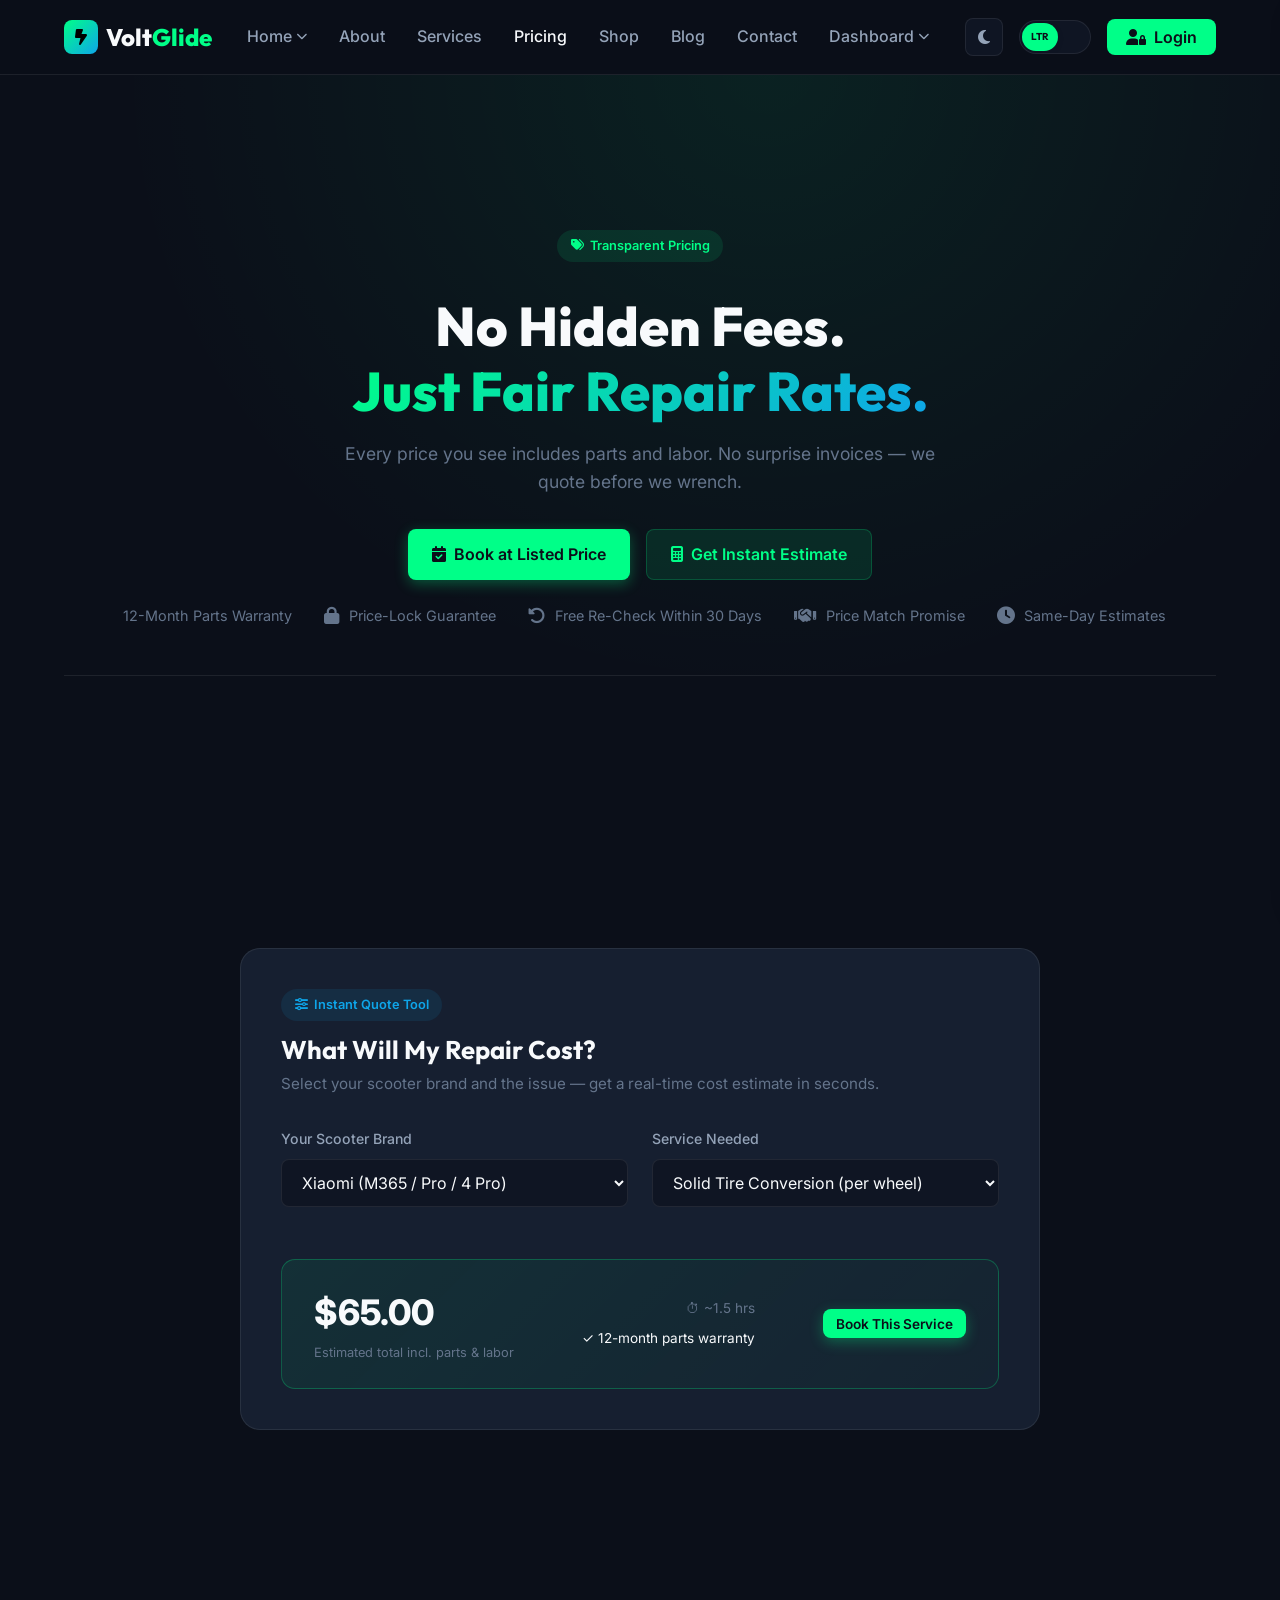
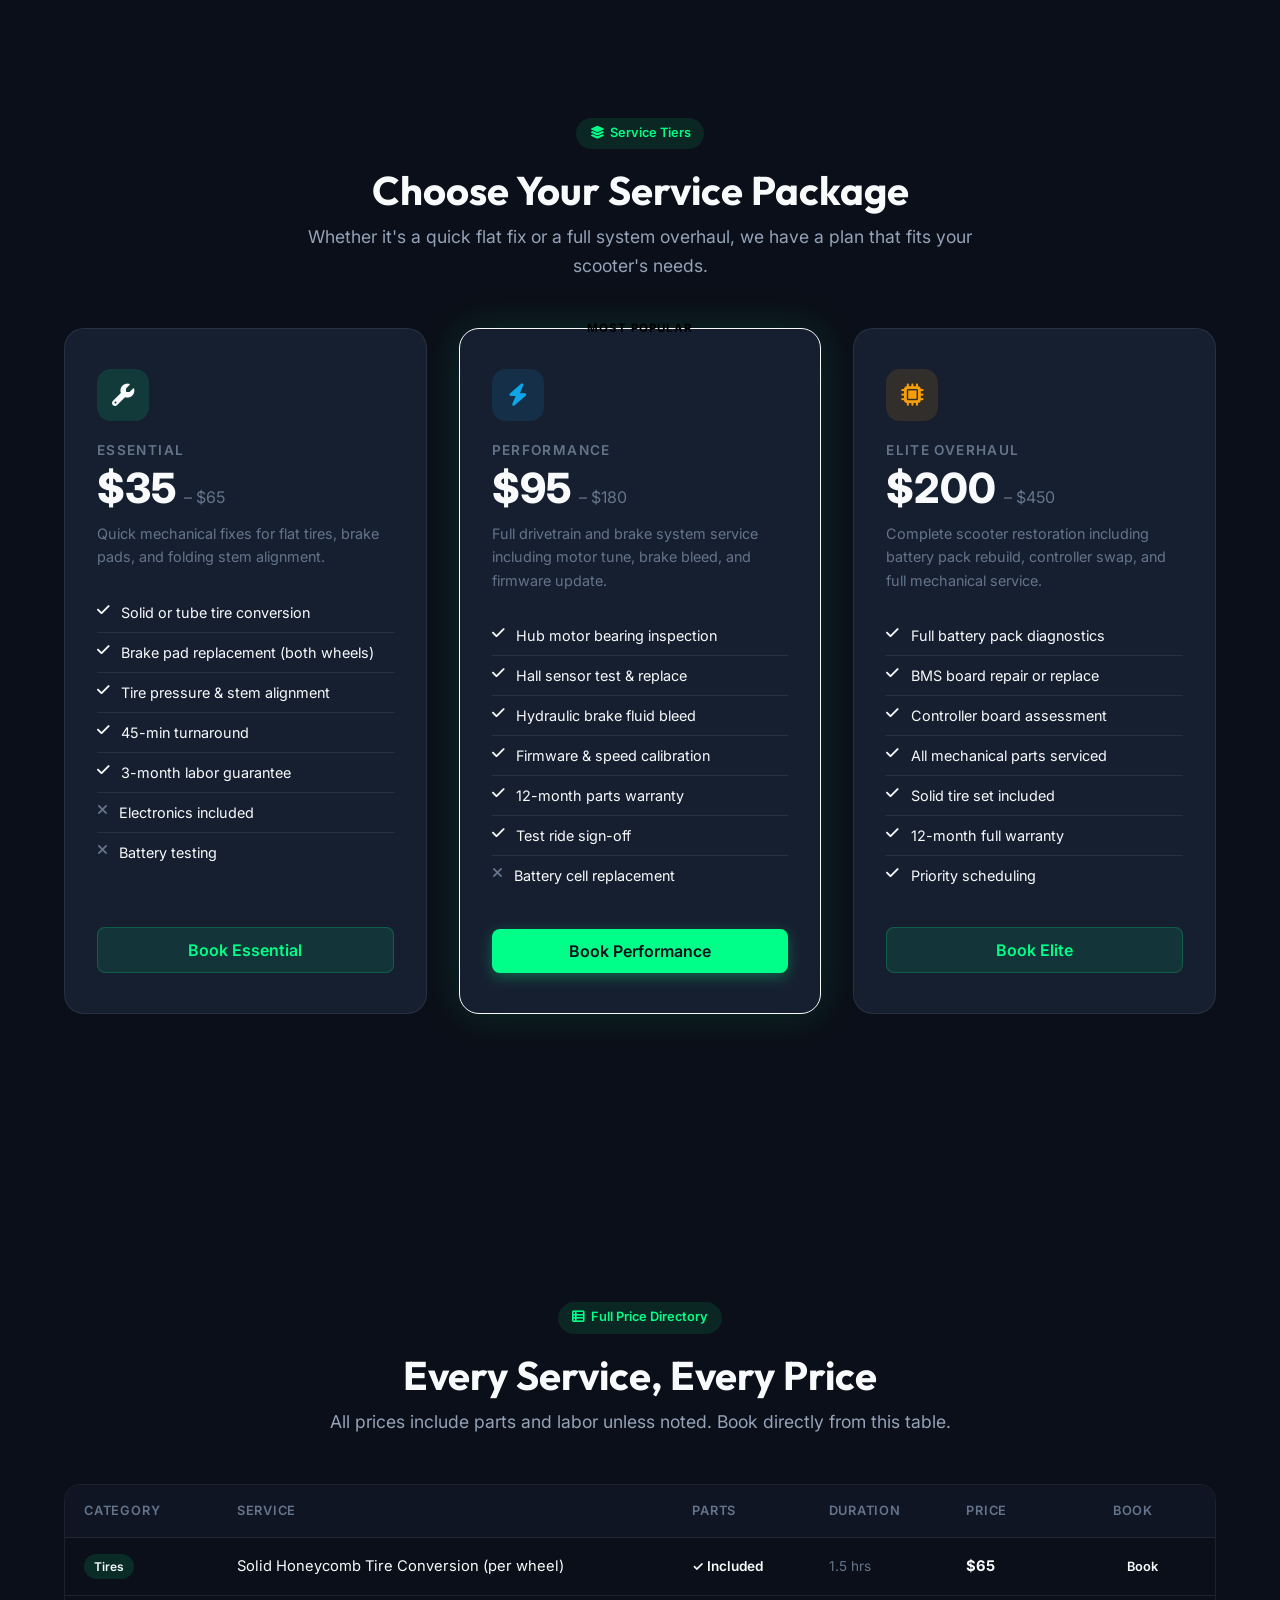
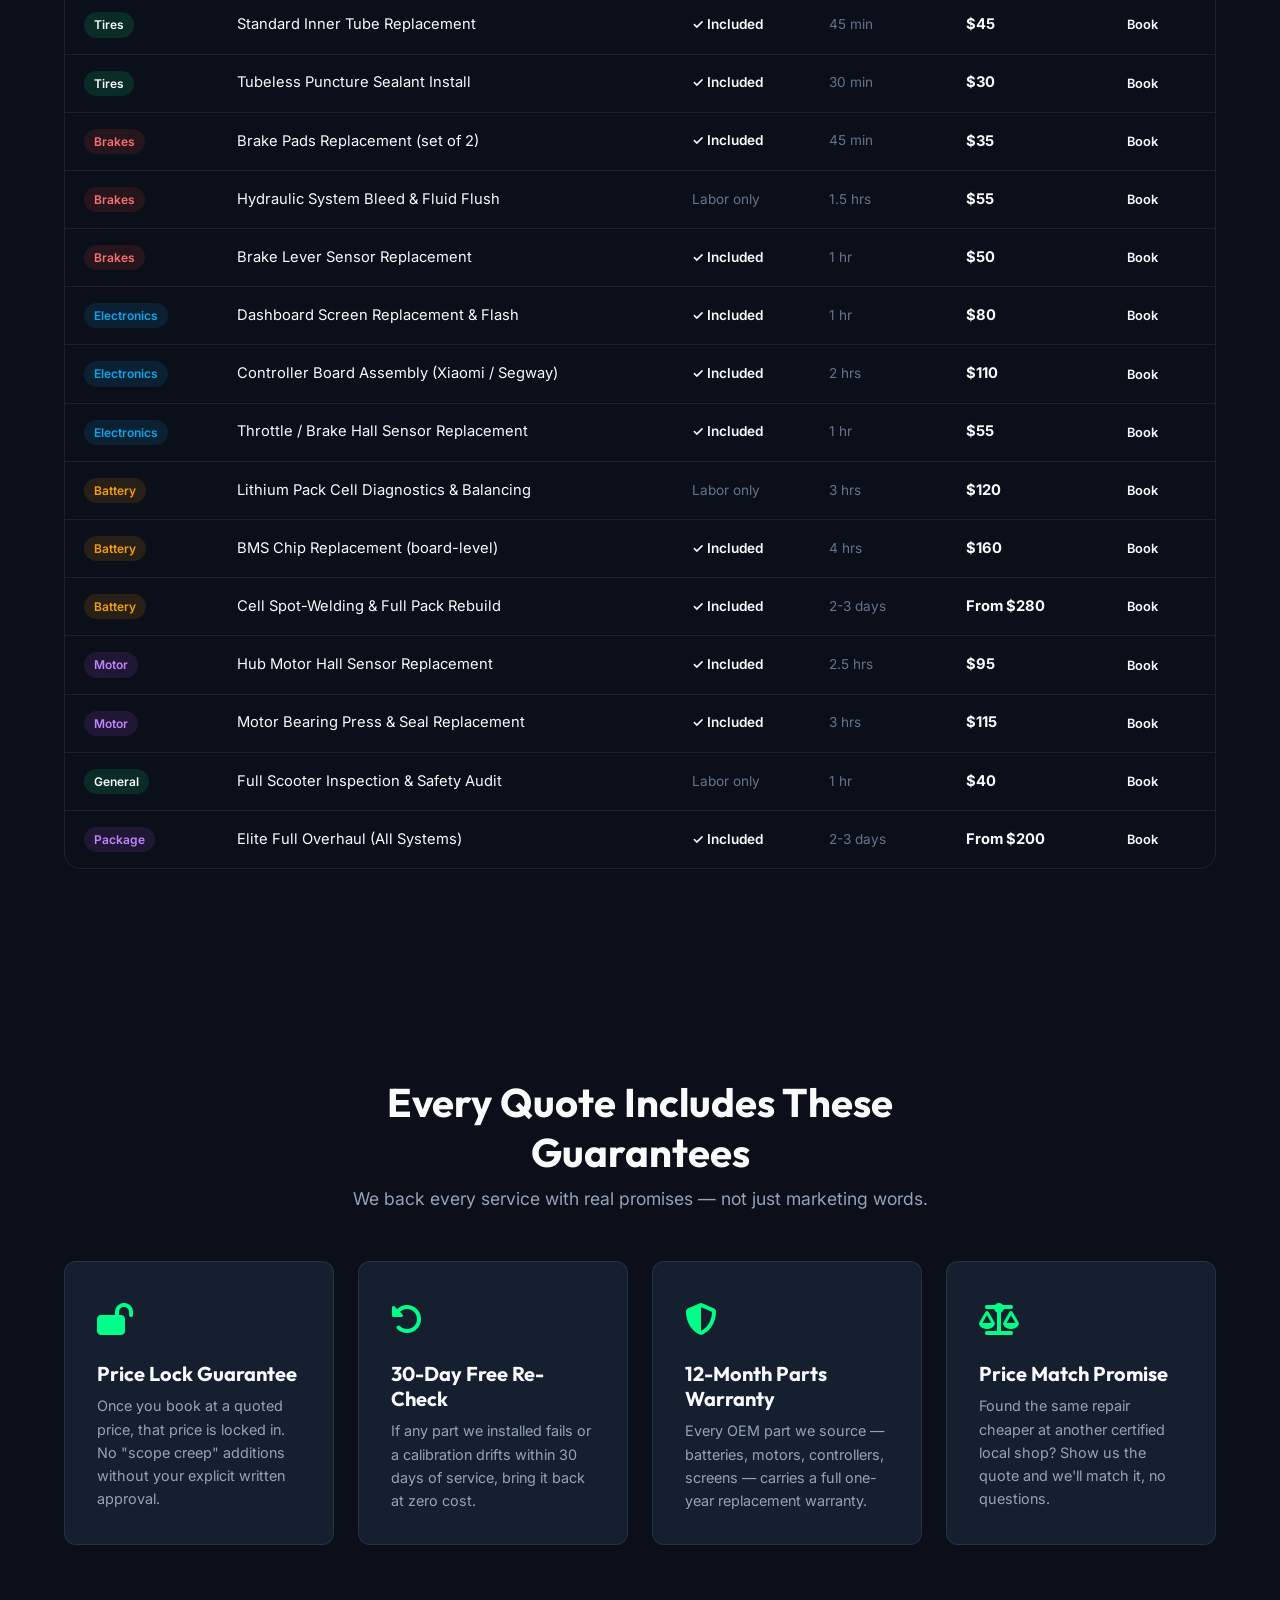
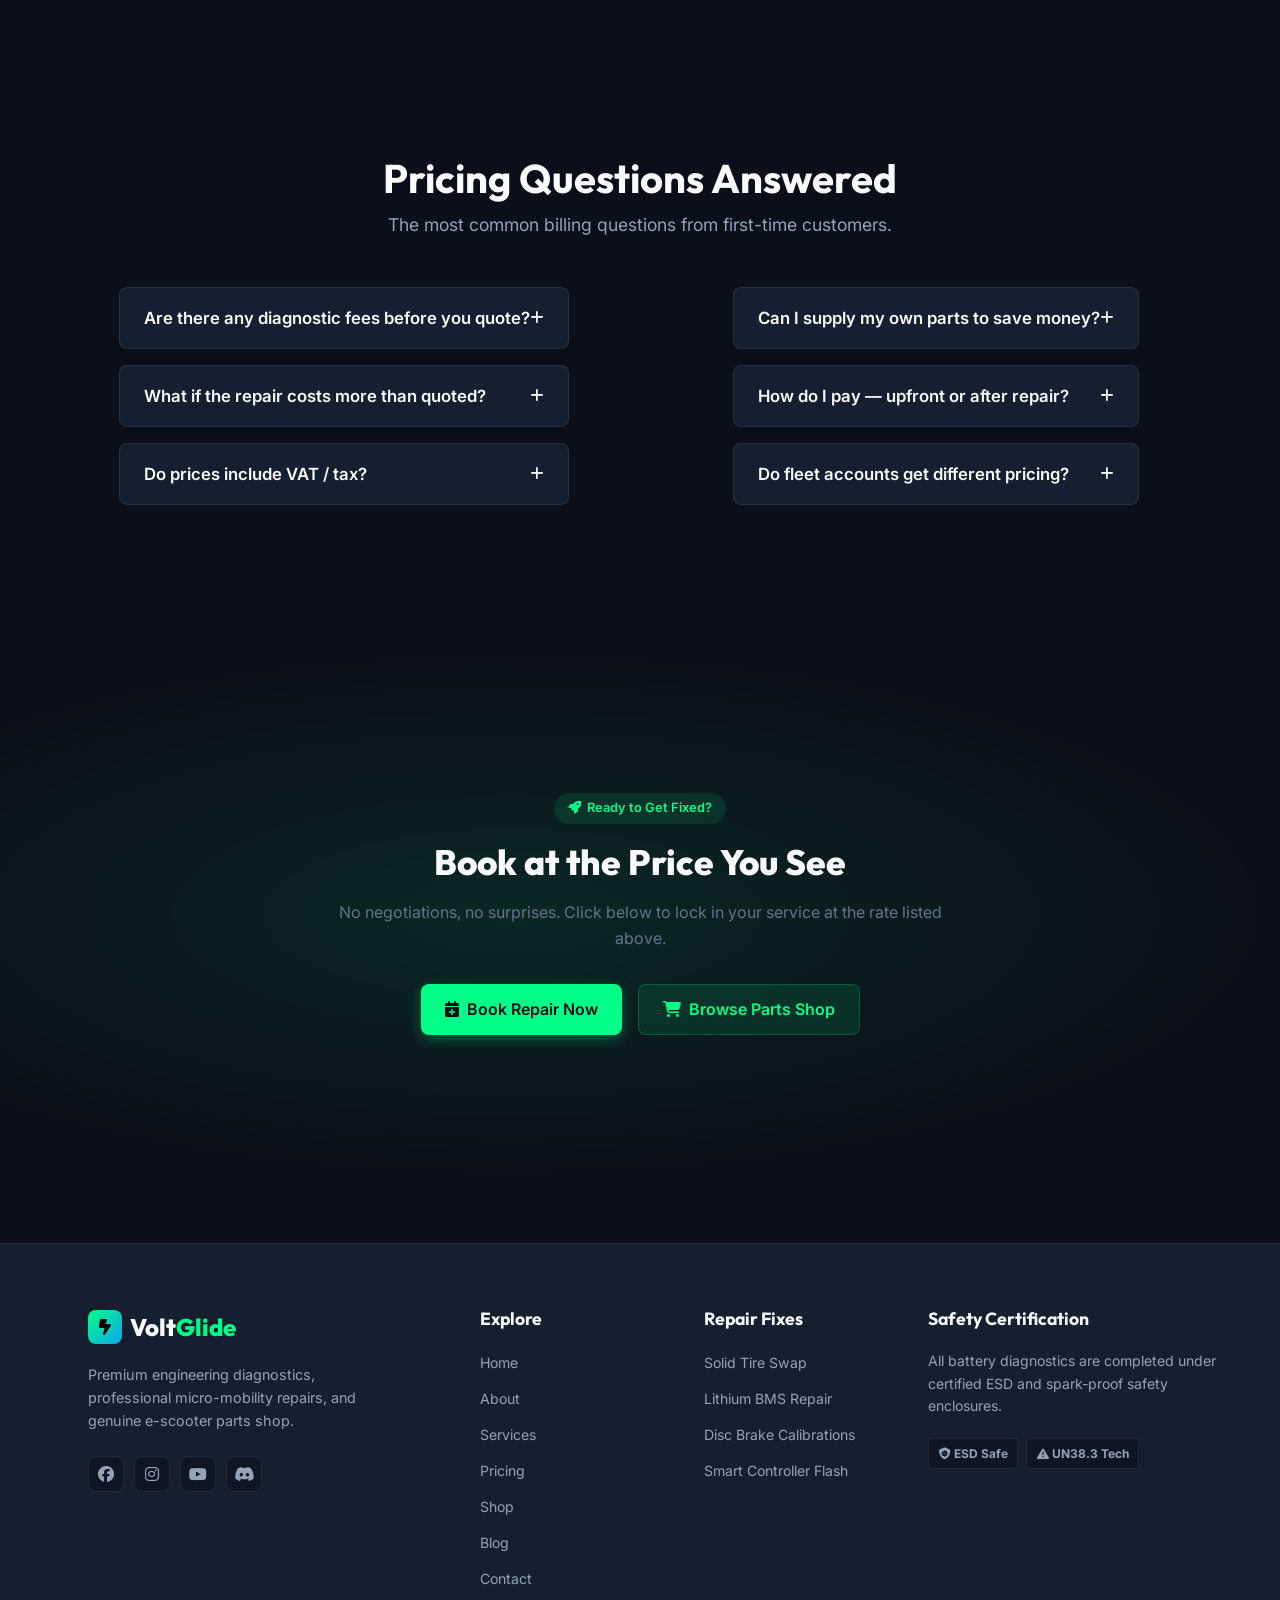
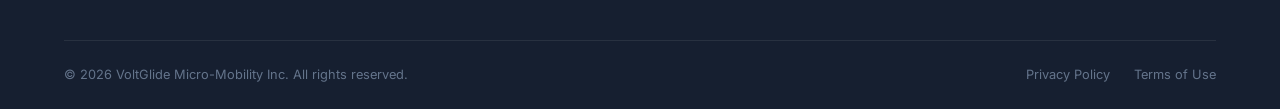
<file: pricing.html>
<!DOCTYPE html>
<html lang="en" dir="ltr">
<head>
    <meta charset="UTF-8">
    <meta name="viewport" content="width=device-width, initial-scale=1.0">
    <title>VoltGlide | Transparent Pricing — E-Scooter Repair Costs</title>
    <link rel="icon" type="image/svg+xml" href="data:image/svg+xml,%3Csvg xmlns='http://www.w3.org/2000/svg' viewBox='0 0 24 24' fill='%2300ff88'%3E%3Cpath d='M12 2L3.5 14h6.5v8l8.5-12h-6.5z'/%3E%3C/svg%3E">
    <meta name="description" content="Clear, upfront pricing for every e-scooter repair at VoltGlide. Compare service tiers, get instant estimates, and book with zero hidden fees.">
    <meta name="keywords" content="e-scooter repair cost, scooter pricing, battery repair price, tire swap cost, brake repair price">
    <link rel="preconnect" href="https://fonts.googleapis.com">
    <link rel="preconnect" href="https://fonts.gstatic.com" crossorigin>
    <link href="https://fonts.googleapis.com/css2?family=Inter:wght@300;400;500;600;700;800&family=Outfit:wght@400;500;600;700;800&display=swap" rel="stylesheet">
    <link rel="stylesheet" href="https://cdnjs.cloudflare.com/ajax/libs/font-awesome/6.4.0/css/all.min.css">
    <link rel="stylesheet" href="style.css">
    <style>
        /* ── Pricing Page Specific Styles ── */
        .pricing-hero { padding: 6rem 0 4rem; background: radial-gradient(ellipse at 60% 0%, rgba(0,255,136,0.08) 0%, transparent 60%); }
        .pricing-hero-inner { text-align: center; max-width: 760px; margin: 0 auto; }
        .pricing-hero h1 { font-size: clamp(2rem, 5vw, 3.4rem); font-weight: 800; line-height: 1.2; margin: 1rem 0; }
        .pricing-hero p { color: var(--text-dim); font-size: 1.1rem; max-width: 600px; margin: 0 auto 2rem; }

        /* Trust strip */
        .trust-strip { display: flex; flex-wrap: wrap; justify-content: center; gap: 2rem; padding: 1.5rem 0 3rem; border-bottom: 1px solid var(--border-color); }
        .trust-item { display: flex; align-items: center; gap: 0.6rem; font-size: 0.9rem; color: var(--text-dim); }
        .trust-item i { color: var(--primary-color); font-size: 1.1rem; }

        /* Estimate calculator */
        .estimate-section { padding: 5rem 0; background: var(--bg-secondary); }
        .estimate-card { background: var(--bg-card); border: 1px solid var(--border-color); border-radius: 20px; padding: 2.5rem; max-width: 800px; margin: 0 auto; }
        .estimate-card h2 { font-size: 1.6rem; margin-bottom: 0.4rem; }
        .estimate-selects { display: grid; grid-template-columns: 1fr 1fr; gap: 1.5rem; margin: 2rem 0; }
        @media (max-width: 600px) { .estimate-selects { grid-template-columns: 1fr; } }
        .estimate-result { display: flex; align-items: center; justify-content: space-between; background: linear-gradient(135deg, rgba(0,255,136,0.08), rgba(0,255,136,0.02)); border: 1px solid rgba(0,255,136,0.25); border-radius: 14px; padding: 1.5rem 2rem; margin-top: 1.5rem; flex-wrap: wrap; gap: 1rem; }
        .estimate-price-display { font-size: 2.2rem; font-weight: 800; color: var(--primary-color); }
        .estimate-price-label { font-size: 0.8rem; color: var(--text-dim); margin-top: 0.2rem; }

        /* Plan cards */
        .plans-section { padding: 5rem 0; }
        .plans-grid { display: grid; grid-template-columns: repeat(auto-fit, minmax(300px, 1fr)); gap: 2rem; margin-top: 3rem; }
        .plan-card { background: var(--bg-card); border: 1px solid var(--border-color); border-radius: 20px; padding: 2.5rem 2rem; position: relative; transition: transform 0.3s, border-color 0.3s, box-shadow 0.3s; display: flex; flex-direction: column; }
        .plan-card:hover { transform: translateY(-6px); box-shadow: 0 20px 50px rgba(0,0,0,0.3); }
        .plan-card.featured { border-color: var(--primary-color); box-shadow: 0 0 40px rgba(0,255,136,0.12); }
        .plan-badge { position: absolute; top: -14px; left: 50%; transform: translateX(-50%); background: var(--primary-color); color: #000; font-size: 0.72rem; font-weight: 700; letter-spacing: 0.08em; text-transform: uppercase; padding: 4px 18px; border-radius: 30px; white-space: nowrap; }
        .plan-icon { width: 52px; height: 52px; border-radius: 14px; display: flex; align-items: center; justify-content: center; font-size: 1.4rem; margin-bottom: 1.2rem; }
        .plan-icon.green { background: rgba(0,255,136,0.12); color: var(--primary-color); }
        .plan-icon.blue { background: rgba(14,165,233,0.12); color: var(--secondary); }
        .plan-icon.amber { background: rgba(245,158,11,0.12); color: var(--accent-amber); }
        .plan-name { font-size: 0.85rem; text-transform: uppercase; letter-spacing: 0.1em; color: var(--text-dim); font-weight: 600; margin-bottom: 0.4rem; }
        .plan-price { font-size: 2.6rem; font-weight: 800; color: var(--text-primary); line-height: 1; }
        .plan-price span { font-size: 1rem; font-weight: 400; color: var(--text-dim); }
        .plan-desc { color: var(--text-dim); font-size: 0.9rem; margin: 0.8rem 0 1.5rem; line-height: 1.6; }
        .plan-includes { list-style: none; padding: 0; margin: 0 0 2rem; flex-grow: 1; }
        .plan-includes li { display: flex; align-items: flex-start; gap: 0.7rem; padding: 0.5rem 0; font-size: 0.9rem; border-bottom: 1px solid var(--border-color); }
        .plan-includes li:last-child { border: none; }
        .plan-includes li i { color: var(--primary-color); margin-top: 0.15rem; flex-shrink: 0; }
        .plan-includes li i.muted { color: var(--text-dim); }

        /* Full price comparison table */
        .price-table-section { padding: 5rem 0; background: var(--bg-secondary); }
        .price-table-wrapper { overflow-x: auto; border-radius: 16px; border: 1px solid var(--border-color); }
        .compare-table { width: 100%; border-collapse: collapse; font-size: 0.92rem; }
        .compare-table th { background: var(--bg-input); padding: 1rem 1.2rem; text-align: left; font-weight: 600; color: var(--text-dim); font-size: 0.8rem; text-transform: uppercase; letter-spacing: 0.06em; border-bottom: 1px solid var(--border-color); white-space: nowrap; }
        .compare-table td { padding: 1rem 1.2rem; border-bottom: 1px solid var(--border-color); vertical-align: middle; }
        .compare-table tr:last-child td { border: none; }
        .compare-table tr:hover td { background: rgba(255,255,255,0.02); }
        .cat-badge { display: inline-block; padding: 3px 10px; border-radius: 30px; font-size: 0.75rem; font-weight: 600; }
        .cat-badge.tires { background: rgba(0,255,136,0.12); color: var(--primary-color); }
        .cat-badge.battery { background: rgba(245,158,11,0.12); color: var(--accent-amber); }
        .cat-badge.brakes { background: rgba(239,68,68,0.12); color: #f87171; }
        .cat-badge.electronics { background: rgba(14,165,233,0.12); color: var(--secondary); }
        .cat-badge.motor { background: rgba(168,85,247,0.12); color: #c084fc; }
        .price-cell { font-weight: 700; color: var(--primary-color); white-space: nowrap; }
        .duration-cell { color: var(--text-dim); font-size: 0.85rem; white-space: nowrap; }
        .parts-yes { color: var(--primary-color); font-size: 0.85rem; font-weight: 600; }
        .parts-no { color: var(--text-dim); font-size: 0.85rem; }
        .book-btn-sm { background: transparent; border: 1px solid var(--primary-color); color: var(--primary-color); padding: 5px 14px; border-radius: 30px; font-size: 0.8rem; font-weight: 600; cursor: pointer; transition: background 0.2s, color 0.2s; white-space: nowrap; }
        .book-btn-sm:hover { background: var(--primary-color); color: #000; }

        /* FAQ special */
        .pricing-faq { padding: 5rem 0; }
        .faq-two-col { display: grid; grid-template-columns: 1fr 1fr; gap: 2rem; }
        @media (max-width: 768px) { .faq-two-col { grid-template-columns: 1fr; } }

        /* CTA Banner */
        .pricing-cta { padding: 5rem 0; background: radial-gradient(ellipse at 40% 50%, rgba(0,255,136,0.1) 0%, transparent 70%); }
        .pricing-cta-inner { text-align: center; max-width: 640px; margin: 0 auto; }
        .pricing-cta h2 { font-size: 2.2rem; font-weight: 800; margin-bottom: 1rem; }
        .pricing-cta p { color: var(--text-dim); margin-bottom: 2rem; }
        .cta-btn-row { display: flex; gap: 1rem; justify-content: center; flex-wrap: wrap; }
    </style>
</head>
<body class="dark-theme">

    <div id="toast-container" class="toast-container"></div>

    <header class="main-header">
        <div class="header-container">
            <div class="logo-area">
                <a href="index.html" class="logo-link">
                    <span class="logo-icon"><i class="fa-solid fa-bolt-lightning"></i></span>
                    <span class="logo-text">Volt<span class="highlight">Glide</span></span>
                </a>
            </div>
            <nav class="nav-menu" id="navMenu">
                <ul class="nav-list">
                    <li class="nav-item has-dropdown">
                        <a href="#" class="nav-link" onclick="event.preventDefault()">Home <i class="fa-solid fa-chevron-down dropdown-arrow"></i></a>
                        <ul class="dropdown-menu">
                            <li><a href="index.html" class="dropdown-link">Home 1</a></li>
                            <li><a href="home2.html" class="dropdown-link">Home 2</a></li>
                        </ul>
                    </li>
                    <li class="nav-item"><a href="about.html" class="nav-link">About</a></li>
                    <li class="nav-item"><a href="services.html" class="nav-link">Services</a></li>
                    <li class="nav-item"><a href="pricing.html" class="nav-link active">Pricing</a></li>
                    <li class="nav-item"><a href="parts-shop.html" class="nav-link">Shop</a></li>
                    <li class="nav-item"><a href="blog.html" class="nav-link">Blog</a></li>
                    <li class="nav-item"><a href="contact.html" class="nav-link">Contact</a></li>
                    <li class="nav-item has-dropdown">
                        <a href="#" class="nav-link" onclick="event.preventDefault()">Dashboard <i class="fa-solid fa-chevron-down dropdown-arrow"></i></a>
                        <ul class="dropdown-menu">
                            <li><a href="user-dashboard.html" class="dropdown-link">User Dashboard</a></li>
                            <li><a href="admin-dashboard.html" class="dropdown-link">Admin Dashboard</a></li>
                        </ul>
                    </li>
                </ul>
            </nav>
            <div class="header-actions">
                <button id="theme-toggle" class="theme-btn" aria-label="Toggle Theme">
                    <span class="theme-icon-light"><i class="fa-solid fa-sun"></i></span>
                    <span class="theme-icon-dark"><i class="fa-solid fa-moon"></i></span>
                </button>
                <button id="rtl-toggle" class="rtl-btn" aria-label="Toggle Layout Direction"><span class="rtl-circle">LTR</span></button>
                <button id="login-nav-btn" class="login-btn" onclick="window.location.href='login.html'">
                    <i class="fa-solid fa-user-lock btn-icon"></i><span class="btn-text">Login</span>
                </button>
                <button class="mobile-toggle" id="mobileMenuToggle" onclick="toggleMobileMenu()">
                    <i class="fa-solid fa-bars hamburger"></i>
                </button>
            </div>
        </div>
    </header>

    <div class="mobile-nav-backdrop" id="mobileNavBackdrop" onclick="toggleMobileMenu()"></div>
    <div class="mobile-nav-menu" id="mobileNavMenu">
        <div class="mobile-nav-header" style="justify-content: flex-end;">
            <button class="close-btn" onclick="toggleMobileMenu()"><i class="fa-solid fa-xmark"></i></button>
        </div>
        <div class="mobile-nav-body">
            <ul class="mobile-list">
                <li class="mobile-nav-item mobile-has-dropdown">
                    <button class="mobile-dropdown-btn" onclick="toggleMobileDropdown(this)"><span>Home</span><i class="fa-solid fa-chevron-down mobile-dropdown-arrow"></i></button>
                    <ul class="mobile-dropdown-menu">
                        <li><a href="index.html" class="mobile-dropdown-link">Home 1</a></li>
                        <li><a href="home2.html" class="mobile-dropdown-link">Home 2</a></li>
                    </ul>
                </li>
                <li class="mobile-nav-item"><a href="about.html" class="mobile-link">About</a></li>
                <li class="mobile-nav-item"><a href="services.html" class="mobile-link">Services</a></li>
                <li class="mobile-nav-item"><a href="pricing.html" class="mobile-link">Pricing</a></li>
                <li class="mobile-nav-item"><a href="parts-shop.html" class="mobile-link">Shop</a></li>
                <li class="mobile-nav-item"><a href="blog.html" class="mobile-link">Blog</a></li>
                <li class="mobile-nav-item"><a href="contact.html" class="mobile-link">Contact</a></li>
                <li class="mobile-nav-item mobile-has-dropdown">
                    <button class="mobile-dropdown-btn" onclick="toggleMobileDropdown(this)"><span>Dashboard</span><i class="fa-solid fa-chevron-down mobile-dropdown-arrow"></i></button>
                    <ul class="mobile-dropdown-menu">
                        <li><a href="user-dashboard.html" class="mobile-dropdown-link">User Dashboard</a></li>
                        <li><a href="admin-dashboard.html" class="mobile-dropdown-link">Admin Dashboard</a></li>
                    </ul>
                </li>
            </ul>
            <div class="mobile-nav-actions">
                <div class="mobile-toggles-row">
                    <button id="mobile-theme-toggle" class="theme-btn" aria-label="Toggle Theme">
                        <span class="theme-icon-light"><i class="fa-solid fa-sun"></i></span>
                        <span class="theme-icon-dark"><i class="fa-solid fa-moon"></i></span>
                    </button>
                    <button id="mobile-rtl-toggle" class="rtl-btn" aria-label="Toggle Layout Direction"><span class="rtl-circle">LTR</span></button>
                </div>
                <button id="mobile-login-btn" class="login-btn mobile-login-btn" onclick="window.location.href='login.html'">
                    <i class="fa-solid fa-user-lock btn-icon"></i><span class="btn-text">Login</span>
                </button>
            </div>
        </div>
    </div>


    <!-- ══ PRICING HERO ══ -->
    <main>
        <section class="pricing-hero">
            <div class="section-container">
                <div class="pricing-hero-inner">
                    <span class="badge-pill"><i class="fa-solid fa-tags"></i> Transparent Pricing</span>
                    <h1>No Hidden Fees.<br><span class="gradient-text">Just Fair Repair Rates.</span></h1>
                    <p>Every price you see includes parts and labor. No surprise invoices — we quote before we wrench.</p>
                    <div class="cta-btn-row" style="margin-top: 1.5rem;">
                        <button class="btn btn-primary" onclick="openBookingModal()"><i class="fa-solid fa-calendar-check"></i> Book at Listed Price</button>
                        <a href="#estimate" class="btn btn-secondary"><i class="fa-solid fa-calculator"></i> Get Instant Estimate</a>
                    </div>
                </div>

                <!-- Trust strip -->
                <div class="trust-strip">
                    <div class="trust-item"><i class="fa-solid fa-shield-check"></i> 12-Month Parts Warranty</div>
                    <div class="trust-item"><i class="fa-solid fa-lock"></i> Price-Lock Guarantee</div>
                    <div class="trust-item"><i class="fa-solid fa-rotate-left"></i> Free Re-Check Within 30 Days</div>
                    <div class="trust-item"><i class="fa-solid fa-handshake"></i> Price Match Promise</div>
                    <div class="trust-item"><i class="fa-solid fa-clock"></i> Same-Day Estimates</div>
                </div>
            </div>
        </section>


        <!-- ══ INSTANT ESTIMATE CALCULATOR ══ -->
        <section class="estimate-section" id="estimate">
            <div class="section-container">
                <div class="estimate-card">
                    <span class="badge-pill secondary" style="margin-bottom: 0.8rem;"><i class="fa-solid fa-sliders"></i> Instant Quote Tool</span>
                    <h2>What Will My Repair Cost?</h2>
                    <p style="color: var(--text-dim); font-size: 0.95rem; margin-top: 0.4rem;">Select your scooter brand and the issue — get a real-time cost estimate in seconds.</p>

                    <div class="estimate-selects">
                        <div class="form-group">
                            <label for="est-brand">Your Scooter Brand</label>
                            <select id="est-brand" onchange="calculateEstimate()">
                                <option value="1">Xiaomi (M365 / Pro / 4 Pro)</option>
                                <option value="1.1">Segway Ninebot (Max / F40 / E2)</option>
                                <option value="1.2">Apollo (City / Ghost / Pro)</option>
                                <option value="1.3">Kaabo (Mantis / Wolf)</option>
                                <option value="1.5">Dualtron / Evo / Custom Build</option>
                            </select>
                        </div>
                        <div class="form-group">
                            <label for="est-service">Service Needed</label>
                            <select id="est-service" onchange="calculateEstimate()">
                                <option value="65">Solid Tire Conversion (per wheel)</option>
                                <option value="45">Inner Tube Replacement</option>
                                <option value="35">Brake Pads Replacement</option>
                                <option value="55">Hydraulic Brake Bleed</option>
                                <option value="80">Dashboard Screen Swap</option>
                                <option value="110">Controller Board Repair</option>
                                <option value="120">Battery BMS Diagnostics</option>
                                <option value="95">Hub Motor Hall Sensor Fix</option>
                                <option value="40">General Inspection &amp; Tuning</option>
                                <option value="200">Full Overhaul Package</option>
                            </select>
                        </div>
                    </div>

                    <div class="estimate-result" id="estimate-result">
                        <div>
                            <div class="estimate-price-display" id="est-price-val">$65.00</div>
                            <div class="estimate-price-label">Estimated total incl. parts &amp; labor</div>
                        </div>
                        <div style="display: flex; flex-direction: column; gap: 0.5rem; text-align: right;">
                            <span id="est-duration" style="font-size: 0.85rem; color: var(--text-dim);">⏱ ~1.5 Hours</span>
                            <span id="est-warranty" style="font-size: 0.85rem; color: var(--primary-color);">✓ 12-month parts warranty</span>
                        </div>
                        <button class="btn btn-primary btn-sm" onclick="openBookingModal()">Book This Service</button>
                    </div>
                </div>
            </div>
        </section>


        <!-- ══ SERVICE PLAN CARDS ══ -->
        <section class="plans-section">
            <div class="section-container">
                <div class="section-header center">
                    <span class="badge-pill"><i class="fa-solid fa-layer-group"></i> Service Tiers</span>
                    <h2 class="section-title">Choose Your Service Package</h2>
                    <p class="section-subtitle">Whether it's a quick flat fix or a full system overhaul, we have a plan that fits your scooter's needs.</p>
                </div>

                <div class="plans-grid">
                    <!-- Essential -->
                    <div class="plan-card">
                        <div class="plan-icon green"><i class="fa-solid fa-wrench"></i></div>
                        <div class="plan-name">Essential</div>
                        <div class="plan-price">$35 <span>– $65</span></div>
                        <p class="plan-desc">Quick mechanical fixes for flat tires, brake pads, and folding stem alignment.</p>
                        <ul class="plan-includes">
                            <li><i class="fa-solid fa-check"></i> Solid or tube tire conversion</li>
                            <li><i class="fa-solid fa-check"></i> Brake pad replacement (both wheels)</li>
                            <li><i class="fa-solid fa-check"></i> Tire pressure &amp; stem alignment</li>
                            <li><i class="fa-solid fa-check"></i> 45-min turnaround</li>
                            <li><i class="fa-solid fa-check"></i> 3-month labor guarantee</li>
                            <li><i class="fa-solid fa-xmark muted"></i> Electronics included</li>
                            <li><i class="fa-solid fa-xmark muted"></i> Battery testing</li>
                        </ul>
                        <button class="btn btn-secondary btn-full" onclick="openBookingModal()">Book Essential</button>
                    </div>

                    <!-- Performance (Featured) -->
                    <div class="plan-card featured">
                        <div class="plan-badge">Most Popular</div>
                        <div class="plan-icon blue"><i class="fa-solid fa-bolt"></i></div>
                        <div class="plan-name">Performance</div>
                        <div class="plan-price">$95 <span>– $180</span></div>
                        <p class="plan-desc">Full drivetrain and brake system service including motor tune, brake bleed, and firmware update.</p>
                        <ul class="plan-includes">
                            <li><i class="fa-solid fa-check"></i> Hub motor bearing inspection</li>
                            <li><i class="fa-solid fa-check"></i> Hall sensor test &amp; replace</li>
                            <li><i class="fa-solid fa-check"></i> Hydraulic brake fluid bleed</li>
                            <li><i class="fa-solid fa-check"></i> Firmware &amp; speed calibration</li>
                            <li><i class="fa-solid fa-check"></i> 12-month parts warranty</li>
                            <li><i class="fa-solid fa-check"></i> Test ride sign-off</li>
                            <li><i class="fa-solid fa-xmark muted"></i> Battery cell replacement</li>
                        </ul>
                        <button class="btn btn-primary btn-full" onclick="openBookingModal()">Book Performance</button>
                    </div>

                    <!-- Elite Overhaul -->
                    <div class="plan-card">
                        <div class="plan-icon amber"><i class="fa-solid fa-microchip"></i></div>
                        <div class="plan-name">Elite Overhaul</div>
                        <div class="plan-price">$200 <span>– $450</span></div>
                        <p class="plan-desc">Complete scooter restoration including battery pack rebuild, controller swap, and full mechanical service.</p>
                        <ul class="plan-includes">
                            <li><i class="fa-solid fa-check"></i> Full battery pack diagnostics</li>
                            <li><i class="fa-solid fa-check"></i> BMS board repair or replace</li>
                            <li><i class="fa-solid fa-check"></i> Controller board assessment</li>
                            <li><i class="fa-solid fa-check"></i> All mechanical parts serviced</li>
                            <li><i class="fa-solid fa-check"></i> Solid tire set included</li>
                            <li><i class="fa-solid fa-check"></i> 12-month full warranty</li>
                            <li><i class="fa-solid fa-check"></i> Priority scheduling</li>
                        </ul>
                        <button class="btn btn-secondary btn-full" onclick="openBookingModal()">Book Elite</button>
                    </div>
                </div>
            </div>
        </section>


        <!-- ══ FULL COMPARISON TABLE ══ -->
        <section class="price-table-section">
            <div class="section-container">
                <div class="section-header center">
                    <span class="badge-pill"><i class="fa-solid fa-table-list"></i> Full Price Directory</span>
                    <h2 class="section-title">Every Service, Every Price</h2>
                    <p class="section-subtitle">All prices include parts and labor unless noted. Book directly from this table.</p>
                </div>
                <div class="price-table-wrapper" style="margin-top: 2.5rem;">
                    <table class="compare-table">
                        <thead>
                            <tr>
                                <th>Category</th>
                                <th>Service</th>
                                <th>Parts</th>
                                <th>Duration</th>
                                <th>Price</th>
                                <th>Book</th>
                            </tr>
                        </thead>
                        <tbody>
                            <tr><td><span class="cat-badge tires">Tires</span></td><td>Solid Honeycomb Tire Conversion (per wheel)</td><td class="parts-yes">✓ Included</td><td class="duration-cell">1.5 hrs</td><td class="price-cell">$65</td><td><button class="book-btn-sm" onclick="openBookingWithService('Solid Tire Conversion')">Book</button></td></tr>
                            <tr><td><span class="cat-badge tires">Tires</span></td><td>Standard Inner Tube Replacement</td><td class="parts-yes">✓ Included</td><td class="duration-cell">45 min</td><td class="price-cell">$45</td><td><button class="book-btn-sm" onclick="openBookingWithService('Inner Tube Replacement')">Book</button></td></tr>
                            <tr><td><span class="cat-badge tires">Tires</span></td><td>Tubeless Puncture Sealant Install</td><td class="parts-yes">✓ Included</td><td class="duration-cell">30 min</td><td class="price-cell">$30</td><td><button class="book-btn-sm" onclick="openBookingModal()">Book</button></td></tr>
                            <tr><td><span class="cat-badge brakes">Brakes</span></td><td>Brake Pads Replacement (set of 2)</td><td class="parts-yes">✓ Included</td><td class="duration-cell">45 min</td><td class="price-cell">$35</td><td><button class="book-btn-sm" onclick="openBookingWithService('Brake Pads Replacement')">Book</button></td></tr>
                            <tr><td><span class="cat-badge brakes">Brakes</span></td><td>Hydraulic System Bleed &amp; Fluid Flush</td><td class="parts-no">Labor only</td><td class="duration-cell">1.5 hrs</td><td class="price-cell">$55</td><td><button class="book-btn-sm" onclick="openBookingWithService('Hydraulic Brake Bleeding')">Book</button></td></tr>
                            <tr><td><span class="cat-badge brakes">Brakes</span></td><td>Brake Lever Sensor Replacement</td><td class="parts-yes">✓ Included</td><td class="duration-cell">1 hr</td><td class="price-cell">$50</td><td><button class="book-btn-sm" onclick="openBookingModal()">Book</button></td></tr>
                            <tr><td><span class="cat-badge electronics">Electronics</span></td><td>Dashboard Screen Replacement &amp; Flash</td><td class="parts-yes">✓ Included</td><td class="duration-cell">1 hr</td><td class="price-cell">$80</td><td><button class="book-btn-sm" onclick="openBookingWithService('Dashboard Screen Replacement')">Book</button></td></tr>
                            <tr><td><span class="cat-badge electronics">Electronics</span></td><td>Controller Board Assembly (Xiaomi / Segway)</td><td class="parts-yes">✓ Included</td><td class="duration-cell">2 hrs</td><td class="price-cell">$110</td><td><button class="book-btn-sm" onclick="openBookingWithService('Controller Board Assembly')">Book</button></td></tr>
                            <tr><td><span class="cat-badge electronics">Electronics</span></td><td>Throttle / Brake Hall Sensor Replacement</td><td class="parts-yes">✓ Included</td><td class="duration-cell">1 hr</td><td class="price-cell">$55</td><td><button class="book-btn-sm" onclick="openBookingModal()">Book</button></td></tr>
                            <tr><td><span class="cat-badge battery">Battery</span></td><td>Lithium Pack Cell Diagnostics &amp; Balancing</td><td class="parts-no">Labor only</td><td class="duration-cell">3 hrs</td><td class="price-cell">$120</td><td><button class="book-btn-sm" onclick="openBookingWithService('Battery Cell Diagnostics')">Book</button></td></tr>
                            <tr><td><span class="cat-badge battery">Battery</span></td><td>BMS Chip Replacement (board-level)</td><td class="parts-yes">✓ Included</td><td class="duration-cell">4 hrs</td><td class="price-cell">$160</td><td><button class="book-btn-sm" onclick="openBookingModal()">Book</button></td></tr>
                            <tr><td><span class="cat-badge battery">Battery</span></td><td>Cell Spot-Welding &amp; Full Pack Rebuild</td><td class="parts-yes">✓ Included</td><td class="duration-cell">2-3 days</td><td class="price-cell">From $280</td><td><button class="book-btn-sm" onclick="openBookingModal()">Book</button></td></tr>
                            <tr><td><span class="cat-badge motor">Motor</span></td><td>Hub Motor Hall Sensor Replacement</td><td class="parts-yes">✓ Included</td><td class="duration-cell">2.5 hrs</td><td class="price-cell">$95</td><td><button class="book-btn-sm" onclick="openBookingWithService('Hall Sensor Replacement')">Book</button></td></tr>
                            <tr><td><span class="cat-badge motor">Motor</span></td><td>Motor Bearing Press &amp; Seal Replacement</td><td class="parts-yes">✓ Included</td><td class="duration-cell">3 hrs</td><td class="price-cell">$115</td><td><button class="book-btn-sm" onclick="openBookingModal()">Book</button></td></tr>
                            <tr><td><span class="cat-badge tires">General</span></td><td>Full Scooter Inspection &amp; Safety Audit</td><td class="parts-no">Labor only</td><td class="duration-cell">1 hr</td><td class="price-cell">$40</td><td><button class="book-btn-sm" onclick="openBookingWithService('Custom General Inspection')">Book</button></td></tr>
                            <tr><td><span class="cat-badge motor">Package</span></td><td>Elite Full Overhaul (All Systems)</td><td class="parts-yes">✓ Included</td><td class="duration-cell">2-3 days</td><td class="price-cell">From $200</td><td><button class="book-btn-sm" onclick="openBookingModal()">Book</button></td></tr>
                        </tbody>
                    </table>
                </div>
            </div>
        </section>


        <!-- ══ WARRANTY / GUARANTEE STRIP ══ -->
        <section class="features-section">
            <div class="section-container">
                <div class="section-header center">
                    <h2 class="section-title">Every Quote Includes These Guarantees</h2>
                    <p class="section-subtitle">We back every service with real promises — not just marketing words.</p>
                </div>
                <div class="features-grid">
                    <div class="feature-card">
                        <div class="feature-icon"><i class="fa-solid fa-lock-open"></i></div>
                        <h3>Price Lock Guarantee</h3>
                        <p>Once you book at a quoted price, that price is locked in. No "scope creep" additions without your explicit written approval.</p>
                    </div>
                    <div class="feature-card">
                        <div class="feature-icon"><i class="fa-solid fa-rotate-left"></i></div>
                        <h3>30-Day Free Re-Check</h3>
                        <p>If any part we installed fails or a calibration drifts within 30 days of service, bring it back at zero cost.</p>
                    </div>
                    <div class="feature-card">
                        <div class="feature-icon"><i class="fa-solid fa-shield-halved"></i></div>
                        <h3>12-Month Parts Warranty</h3>
                        <p>Every OEM part we source — batteries, motors, controllers, screens — carries a full one-year replacement warranty.</p>
                    </div>
                    <div class="feature-card">
                        <div class="feature-icon"><i class="fa-solid fa-scale-balanced"></i></div>
                        <h3>Price Match Promise</h3>
                        <p>Found the same repair cheaper at another certified local shop? Show us the quote and we'll match it, no questions.</p>
                    </div>
                </div>
            </div>
        </section>


        <!-- ══ PRICING FAQ ══ -->
        <section class="pricing-faq">
            <div class="section-container">
                <div class="section-header center">
                    <h2 class="section-title">Pricing Questions Answered</h2>
                    <p class="section-subtitle">The most common billing questions from first-time customers.</p>
                </div>
                <div class="faq-two-col" style="margin-top: 2.5rem;">
                    <div class="faq-accordion-container">
                        <div class="faq-item">
                            <button class="faq-question" onclick="toggleFaq(this)">
                                <span>Are there any diagnostic fees before you quote?</span><i class="fa-solid fa-plus faq-icon"></i>
                            </button>
                            <div class="faq-answer">
                                <p>Our standard visual inspection (15 min) is always free. If you need a full digital electronics diagnostic (oscilloscope, BMS scan), that's $25 — fully credited toward any repair you book on the same visit.</p>
                            </div>
                        </div>
                        <div class="faq-item">
                            <button class="faq-question" onclick="toggleFaq(this)">
                                <span>What if the repair costs more than quoted?</span><i class="fa-solid fa-plus faq-icon"></i>
                            </button>
                            <div class="faq-answer">
                                <p>We stop work and call you immediately. You can authorize the additional cost, decline it, or pick up your scooter as-is. We never proceed beyond the approved budget without your go-ahead.</p>
                            </div>
                        </div>
                        <div class="faq-item">
                            <button class="faq-question" onclick="toggleFaq(this)">
                                <span>Do prices include VAT / tax?</span><i class="fa-solid fa-plus faq-icon"></i>
                            </button>
                            <div class="faq-answer">
                                <p>All listed prices are pre-tax. Local sales tax is added at checkout based on your service address. Fleet accounts may qualify for business tax exemptions — contact us for details.</p>
                            </div>
                        </div>
                    </div>
                    <div class="faq-accordion-container">
                        <div class="faq-item">
                            <button class="faq-question" onclick="toggleFaq(this)">
                                <span>Can I supply my own parts to save money?</span><i class="fa-solid fa-plus faq-icon"></i>
                            </button>
                            <div class="faq-answer">
                                <p>Yes, with conditions. Customer-supplied parts are accepted for installation at a labor-only rate. However, our 12-month warranty only covers parts sourced directly from VoltGlide's OEM supply chain.</p>
                            </div>
                        </div>
                        <div class="faq-item">
                            <button class="faq-question" onclick="toggleFaq(this)">
                                <span>How do I pay — upfront or after repair?</span><i class="fa-solid fa-plus faq-icon"></i>
                            </button>
                            <div class="faq-answer">
                                <p>We take a 50% deposit on booking for any job over $100. The balance is due on collection after your test-ride sign-off. We accept all major cards, digital wallets, and cash.</p>
                            </div>
                        </div>
                        <div class="faq-item">
                            <button class="faq-question" onclick="toggleFaq(this)">
                                <span>Do fleet accounts get different pricing?</span><i class="fa-solid fa-plus faq-icon"></i>
                            </button>
                            <div class="faq-answer">
                                <p>Yes — fleet operators with 5+ scooters receive wholesale labor rates (20-35% off listed prices) and priority queue placement. Contact our fleet team to establish a business account.</p>
                            </div>
                        </div>
                    </div>
                </div>
            </div>
        </section>


        <!-- ══ PRICING CTA ══ -->
        <section class="pricing-cta">
            <div class="section-container">
                <div class="pricing-cta-inner">
                    <span class="badge-pill"><i class="fa-solid fa-rocket"></i> Ready to Get Fixed?</span>
                    <h2>Book at the Price You See</h2>
                    <p>No negotiations, no surprises. Click below to lock in your service at the rate listed above.</p>
                    <div class="cta-btn-row">
                        <button class="btn btn-primary btn-lg" onclick="openBookingModal()"><i class="fa-solid fa-calendar-plus"></i> Book Repair Now</button>
                        <a href="parts-shop.html" class="btn btn-secondary btn-lg"><i class="fa-solid fa-cart-shopping"></i> Browse Parts Shop</a>
                    </div>
                </div>
            </div>
        </section>
    </main>


    <!-- GLOBAL FOOTER -->
    <footer class="main-footer">
        <div class="footer-container">
            <div class="footer-grid">
                <div class="footer-brand">
                    <a href="index.html" class="logo-link">
                        <span class="logo-icon"><i class="fa-solid fa-bolt-lightning"></i></span>
                        <span class="logo-text">Volt<span class="highlight">Glide</span></span>
                    </a>
                    <p class="footer-tagline">Premium engineering diagnostics, professional micro-mobility repairs, and genuine e-scooter parts shop.</p>
                    <div class="footer-socials">
                        <a href="#"><i class="fa-brands fa-facebook"></i></a>
                        <a href="#"><i class="fa-brands fa-instagram"></i></a>
                        <a href="#"><i class="fa-brands fa-youtube"></i></a>
                        <a href="#"><i class="fa-brands fa-discord"></i></a>
                    </div>
                </div>
                <div class="footer-links">
                    <h3>Explore</h3>
                    <ul>
                        <li><a href="index.html">Home</a></li>
                        <li><a href="about.html">About</a></li>
                        <li><a href="services.html">Services</a></li>
                        <li><a href="pricing.html">Pricing</a></li>
                        <li><a href="parts-shop.html">Shop</a></li>
                        <li><a href="blog.html">Blog</a></li>
                        <li><a href="contact.html">Contact</a></li>
                    </ul>
                </div>
                <div class="footer-links">
                    <h3>Repair Fixes</h3>
                    <ul>
                        <li><a href="#" onclick="openBookingWithService('Solid Tire Conversion')">Solid Tire Swap</a></li>
                        <li><a href="#" onclick="openBookingWithService('Battery Cell Diagnostics')">Lithium BMS Repair</a></li>
                        <li><a href="#" onclick="openBookingWithService('Brake Pads Replacement')">Disc Brake Calibrations</a></li>
                        <li><a href="#" onclick="openBookingWithService('Controller Board Assembly')">Smart Controller Flash</a></li>
                    </ul>
                </div>
                <div class="footer-newsletter">
                    <h3>Safety Certification</h3>
                    <p>All battery diagnostics are completed under certified ESD and spark-proof safety enclosures.</p>
                    <div class="safety-badge-row">
                        <span class="safety-badge"><i class="fa-solid fa-shield-virus"></i> ESD Safe</span>
                        <span class="safety-badge"><i class="fa-solid fa-triangle-exclamation"></i> UN38.3 Tech</span>
                    </div>
                </div>
            </div>
            <div class="footer-bottom">
                <p>&copy; 2026 VoltGlide Micro-Mobility Inc. All rights reserved.</p>
                <div class="footer-bottom-links">
                    <a href="#">Privacy Policy</a>
                    <a href="#">Terms of Use</a>
                </div>
            </div>
        </div>
    </footer>

    <!-- BOOKING MODAL -->
    <div class="modal-backdrop" id="bookingModal">
        <div class="modal-card booking-modal-card">
            <button class="modal-close" onclick="closeBookingModal()"><i class="fa-solid fa-xmark"></i></button>
            <div class="modal-header-booking">
                <h2><i class="fa-solid fa-calendar-plus card-icon-green"></i> Book Repair Appointment</h2>
                <p>Select date, preferred technician, and details. We will reserve your bay slot.</p>
            </div>
            <form id="modal-booking-form" onsubmit="handleModalBooking(event)">
                <div class="grid-2">
                    <div class="form-group">
                        <label for="m-book-scooter">Scooter Model / Brand</label>
                        <input type="text" id="m-book-scooter" placeholder="Xiaomi Pro 2" required>
                    </div>
                    <div class="form-group">
                        <label for="m-book-service">Service Required</label>
                        <select id="m-book-service">
                            <option value="Solid Tire Conversion">Solid Tire Conversion ($65.00)</option>
                            <option value="Inner Tube Replacement">Standard Tube Replacement ($45.00)</option>
                            <option value="Brakes Replacement &amp; Tuning">Brake Replacement &amp; Tuning ($35.00)</option>
                            <option value="Hydraulic System Bleed">Hydraulic System Bleeding ($55.00)</option>
                            <option value="Battery Diagnostics / BMS Fix">Battery Cell &amp; BMS Diagnostics ($120.00)</option>
                            <option value="Brushless Hub Motor Repair">Brushless Hub Motor Repair ($95.00)</option>
                            <option value="Custom General Inspection">General Scooter Tuning &amp; Inspection ($40.00)</option>
                        </select>
                    </div>
                </div>
                <div class="grid-2">
                    <div class="form-group">
                        <label for="m-book-date">Appointment Date</label>
                        <input type="date" id="m-book-date" required>
                    </div>
                    <div class="form-group">
                        <label for="m-book-time">Preferred Arrival Time</label>
                        <select id="m-book-time">
                            <option value="09:00 AM">09:00 AM - Morning</option>
                            <option value="11:30 AM">11:30 AM - Midday</option>
                            <option value="02:00 PM">02:00 PM - Afternoon</option>
                            <option value="04:30 PM">04:30 PM - Late Afternoon</option>
                        </select>
                    </div>
                </div>
                <div class="form-group">
                    <label for="m-book-notes">Describe Symptoms (Optional)</label>
                    <textarea id="m-book-notes" rows="3" placeholder="Tell our mechanics what's happening..."></textarea>
                </div>
                <button type="submit" class="btn btn-primary btn-full">Submit Appointment Details</button>
            </form>
        </div>
    </div>

    <script src="script.js"></script>
    <script>
        // Estimate calculator logic
        const durations = { '65':'~1.5 hrs','45':'~45 min','35':'~45 min','55':'~1.5 hrs','80':'~1 hr','110':'~2 hrs','120':'~3 hrs','95':'~2.5 hrs','40':'~1 hr','200':'2-3 days' };
        function calculateEstimate() {
            const base = parseFloat(document.getElementById('est-service').value);
            const multiplier = parseFloat(document.getElementById('est-brand').value);
            const total = (base * multiplier).toFixed(2);
            document.getElementById('est-price-val').textContent = '$' + total;
            document.getElementById('est-duration').textContent = '⏱ ' + (durations[String(parseInt(base))] || '~1-3 hrs');
        }
        calculateEstimate();
    </script>
</body>
</html>
</file>
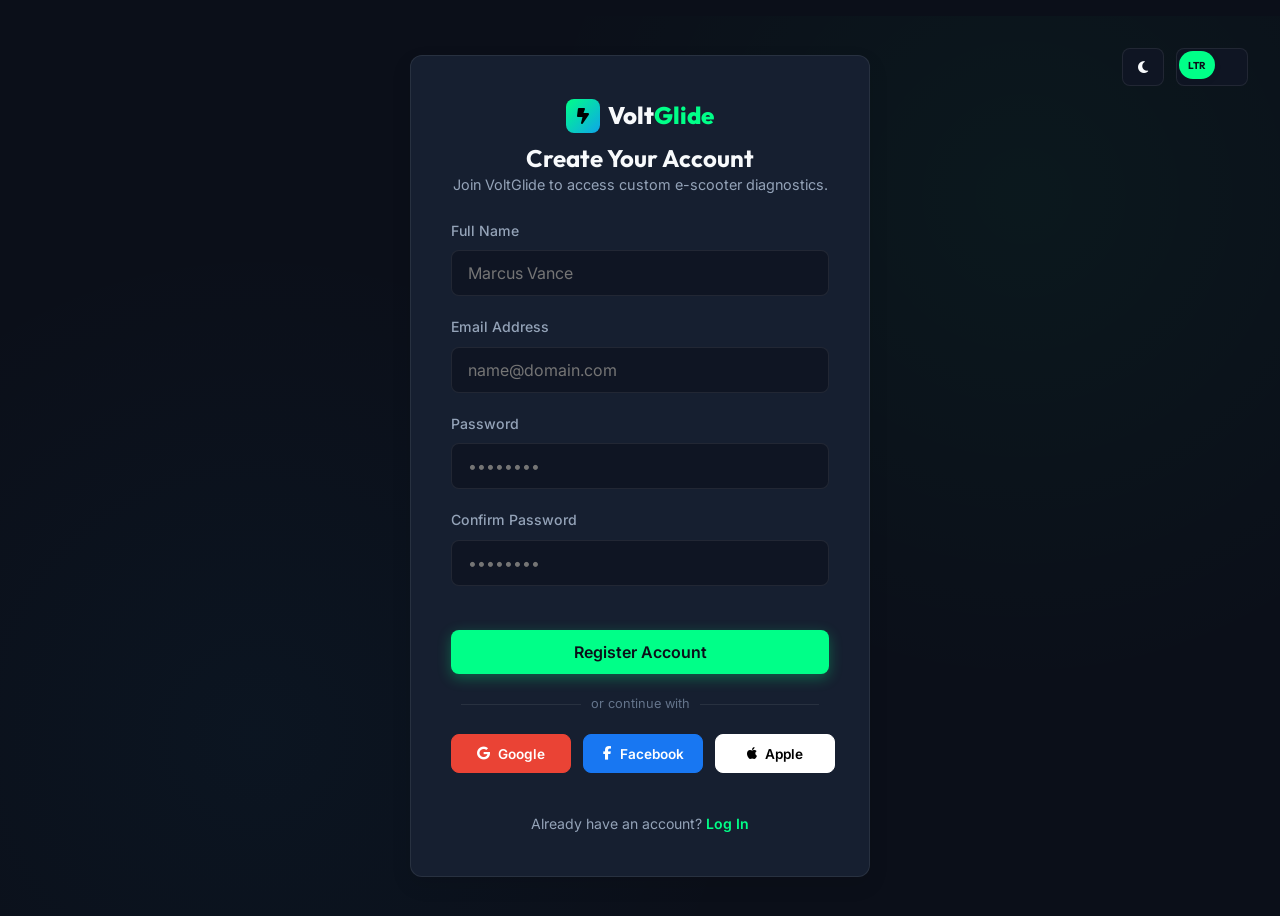
<file: register.html>
<!DOCTYPE html>
<html lang="en" dir="ltr">
<head>
    <meta charset="UTF-8">
    <meta name="viewport" content="width=device-width, initial-scale=1.0">
    <title>VoltGlide | Create Account</title>
    <link rel="icon" type="image/svg+xml" href="data:image/svg+xml,%3Csvg xmlns='http://www.w3.org/2000/svg' viewBox='0 0 24 24' fill='%2300ff88'%3E%3Cpath d='M12 2L3.5 14h6.5v8l8.5-12h-6.5z'/%3E%3C/svg%3E">
    <meta name="description" content="Create your VoltGlide account to access custom e-scooter diagnostics, repair tracking, and parts shop.">
    <link rel="preconnect" href="https://fonts.googleapis.com">
    <link rel="preconnect" href="https://fonts.gstatic.com" crossorigin>
    <link href="https://fonts.googleapis.com/css2?family=Inter:wght@300;400;500;600;700;800&family=Outfit:wght@400;500;600;700;800&display=swap" rel="stylesheet">
    <link rel="stylesheet" href="https://cdnjs.cloudflare.com/ajax/libs/font-awesome/6.4.0/css/all.min.css">
    <link rel="stylesheet" href="style.css">
</head>
<body class="dark-theme" style="padding-top: 0;">

    <div id="toast-container" class="toast-container"></div>

    <!-- REGISTER PAGE -->
    <main id="register-view" class="view-container">
        <div class="auth-page-wrapper">
            <!-- Top Right Corner Toggles -->
            <div class="auth-header-toggles">
                <button class="theme-btn dashboard-theme-btn" onclick="toggleTheme()" aria-label="Toggle Theme">
                    <span class="theme-icon-light"><i class="fa-solid fa-sun"></i></span>
                    <span class="theme-icon-dark"><i class="fa-solid fa-moon"></i></span>
                </button>
                <button class="rtl-btn dashboard-rtl-btn" onclick="toggleDirection()" aria-label="Toggle Layout Direction">
                    <span class="rtl-circle">LTR</span>
                </button>
            </div>

            <div class="auth-container glass-card">
                <!-- VoltGlide Logo at top of container -->
                <div class="auth-logo">
                    <a href="index.html" class="logo-link">
                        <span class="logo-icon"><i class="fa-solid fa-bolt-lightning"></i></span>
                        <span class="logo-text">Volt<span class="highlight">Glide</span></span>
                    </a>
                </div>
                <h2>Create Your Account</h2>
                <p class="auth-subtitle">Join VoltGlide to access custom e-scooter diagnostics.</p>

                <form id="register-form-submit" onsubmit="handleRegisterSubmit(event)">
                    <div class="form-group text-left" style="text-align: left;">
                        <label for="reg-name">Full Name</label>
                        <input type="text" id="reg-name" placeholder="Marcus Vance" required>
                    </div>
                    <div class="form-group text-left" style="text-align: left;">
                        <label for="reg-email">Email Address</label>
                        <input type="email" id="reg-email" placeholder="name@domain.com" required>
                    </div>
                    <div class="form-group text-left" style="text-align: left;">
                        <label for="reg-password">Password</label>
                        <input type="password" id="reg-password" placeholder="••••••••" required>
                    </div>
                    <div class="form-group text-left" style="text-align: left;">
                        <label for="reg-confirm">Confirm Password</label>
                        <input type="password" id="reg-confirm" placeholder="••••••••" required>
                    </div>
                    <button type="submit" class="btn btn-primary btn-full margin-top-md">Register Account</button>
                </form>

                <!-- Social Logins -->
                <div class="social-login-separator"><span>or continue with</span></div>
                <div class="social-login-buttons">
                    <button class="btn btn-social-google" onclick="showToast('Google signup is not integrated yet.', 'error')">
                        <i class="fa-brands fa-google"></i> Google
                    </button>
                    <button class="btn btn-social-facebook" onclick="showToast('Facebook signup is not integrated yet.', 'error')">
                        <i class="fa-brands fa-facebook-f"></i> Facebook
                    </button>
                    <button class="btn btn-social-apple" onclick="showToast('Apple signup is not integrated yet.', 'error')">
                        <i class="fa-brands fa-apple"></i> Apple
                    </button>
                </div>

                <!-- Already have an account link -->
                <div class="auth-footer-link">
                    Already have an account? <a href="login.html">Log In</a>
                </div>
            </div>
        </div>
    </main>

    <script src="script.js"></script>
</body>
</html>
</file>
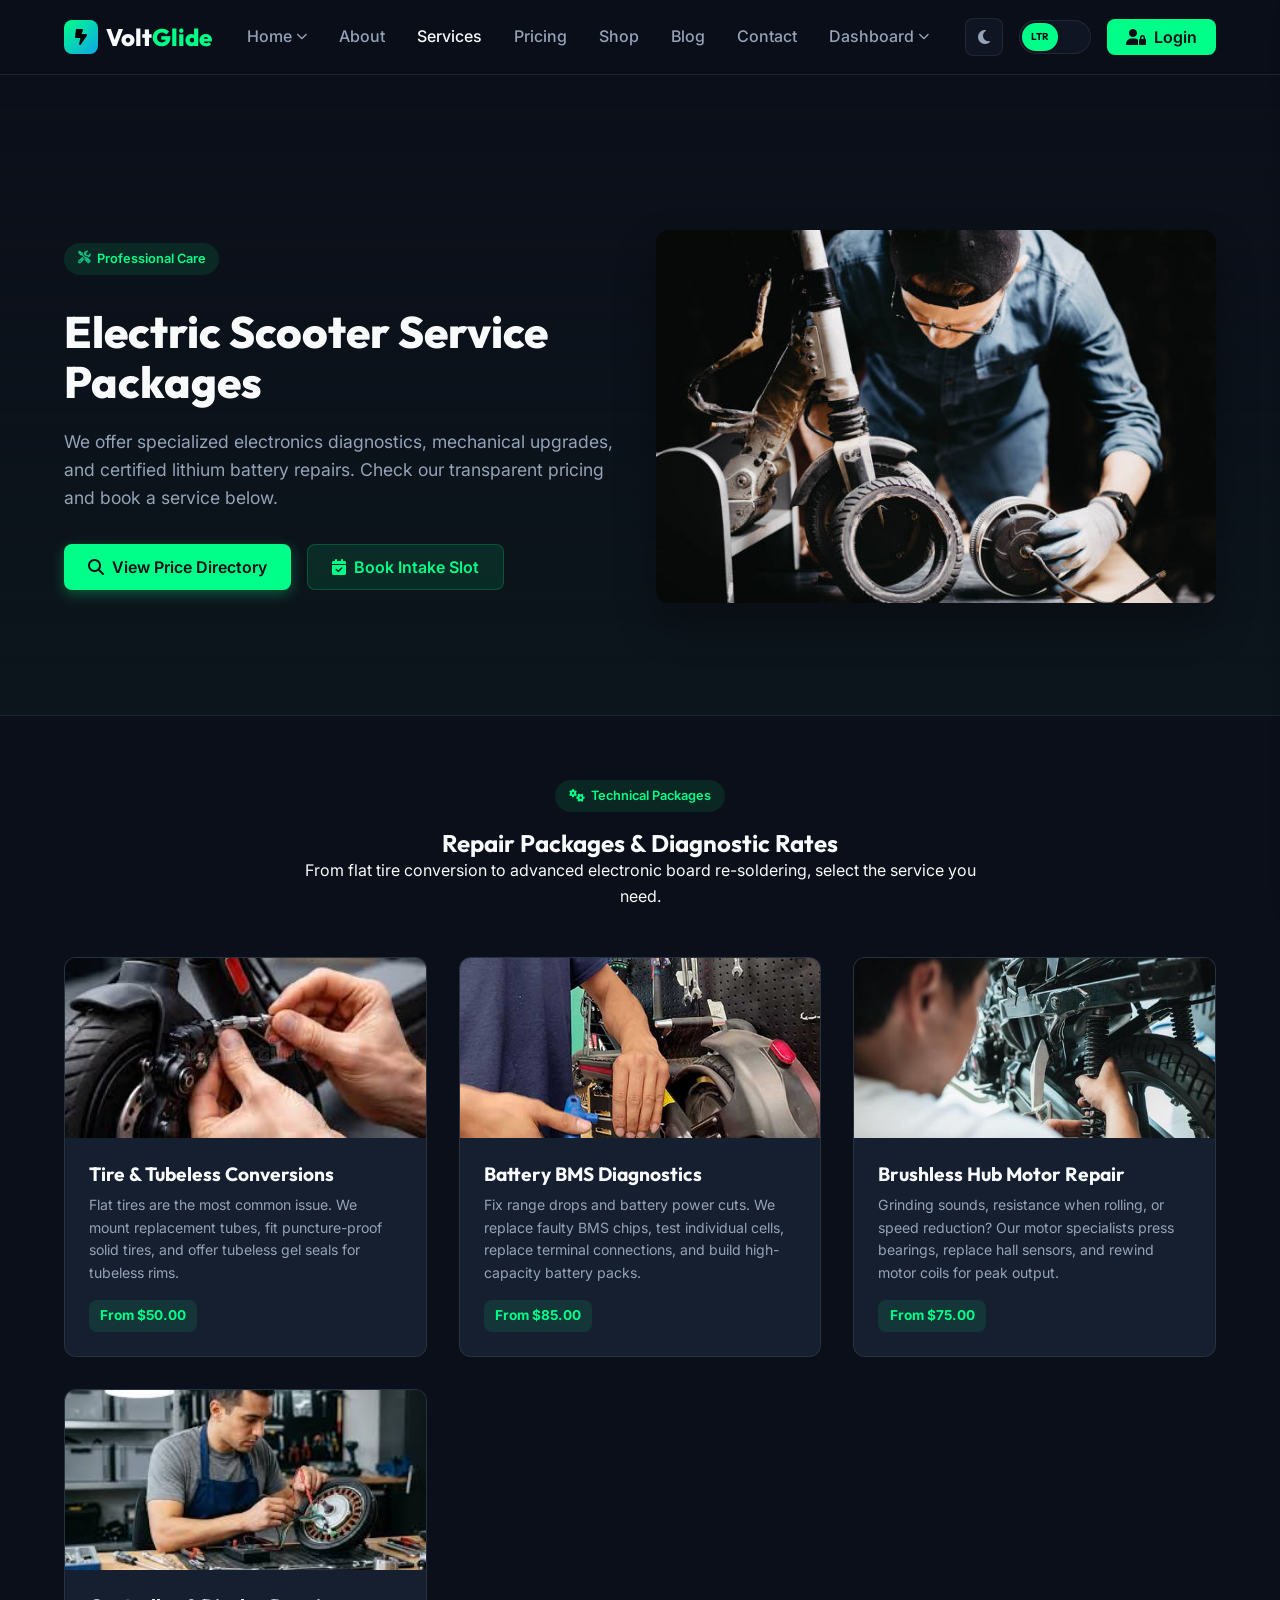
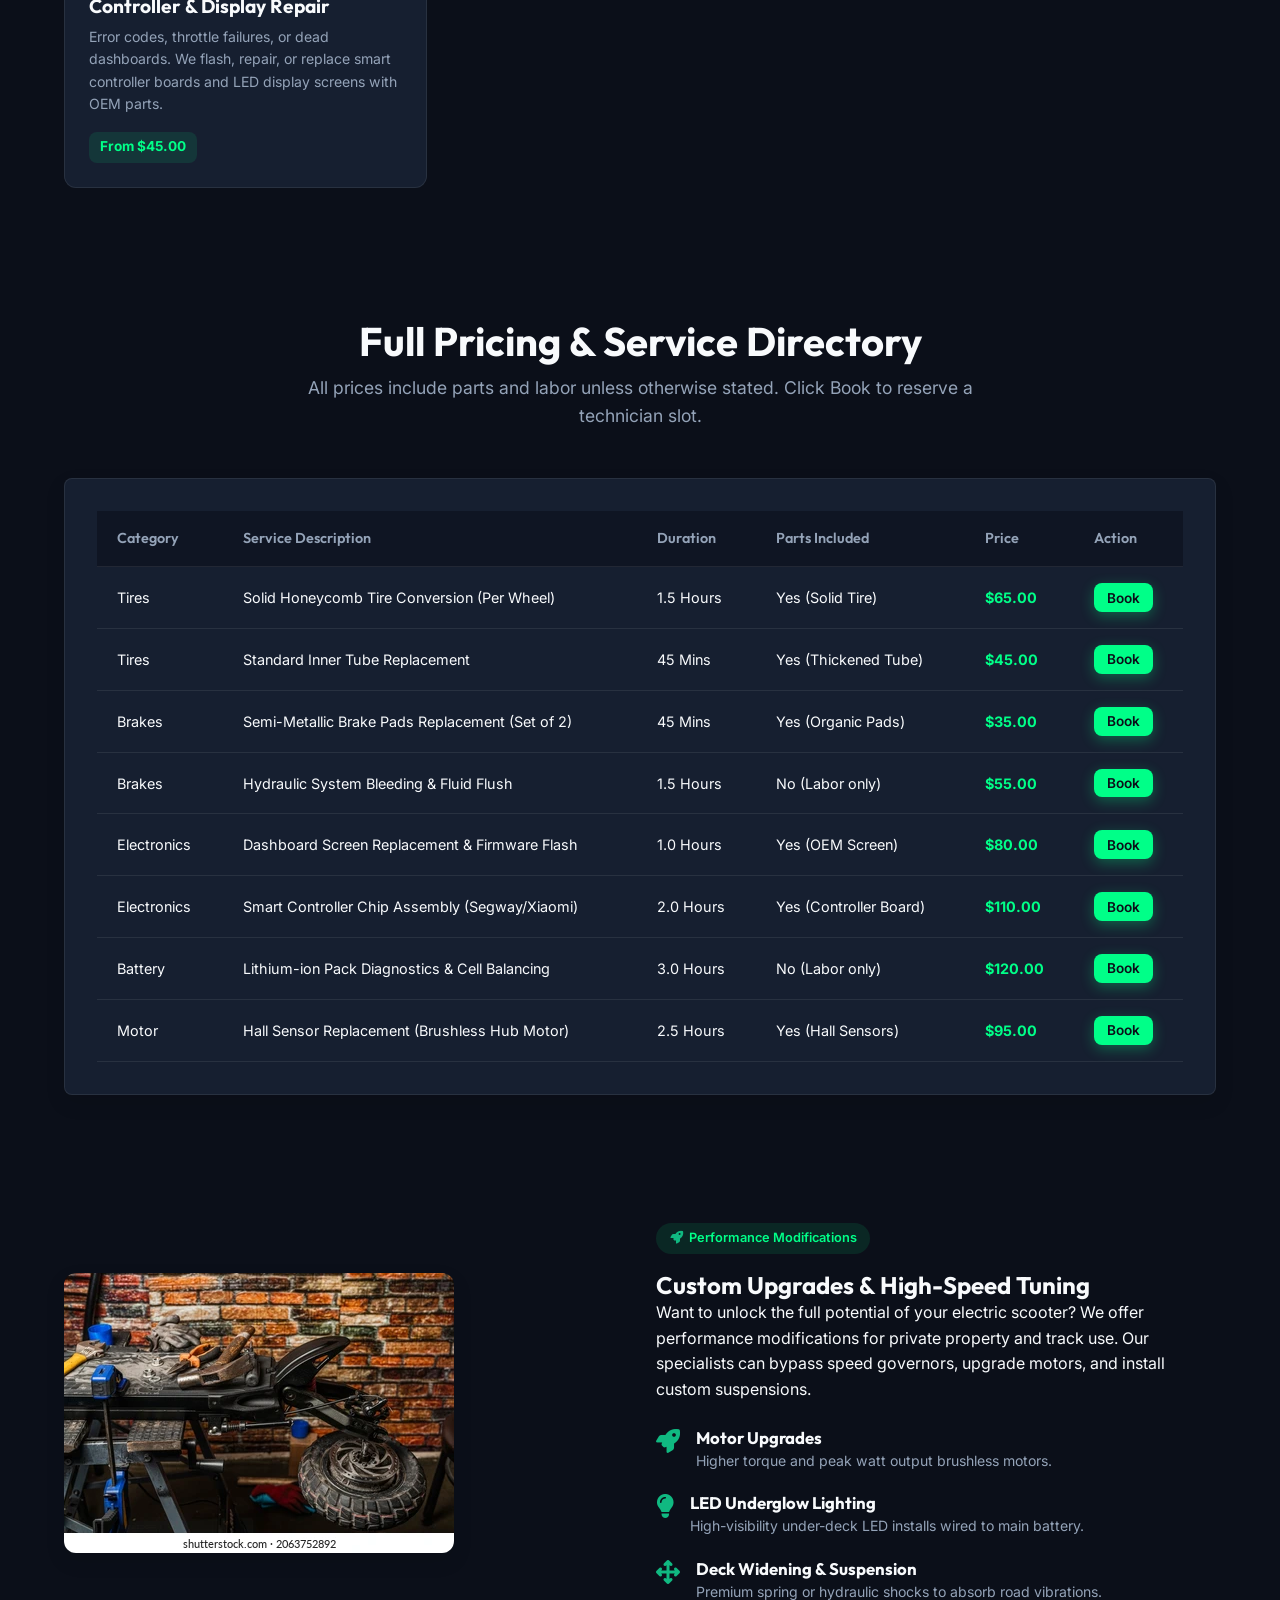
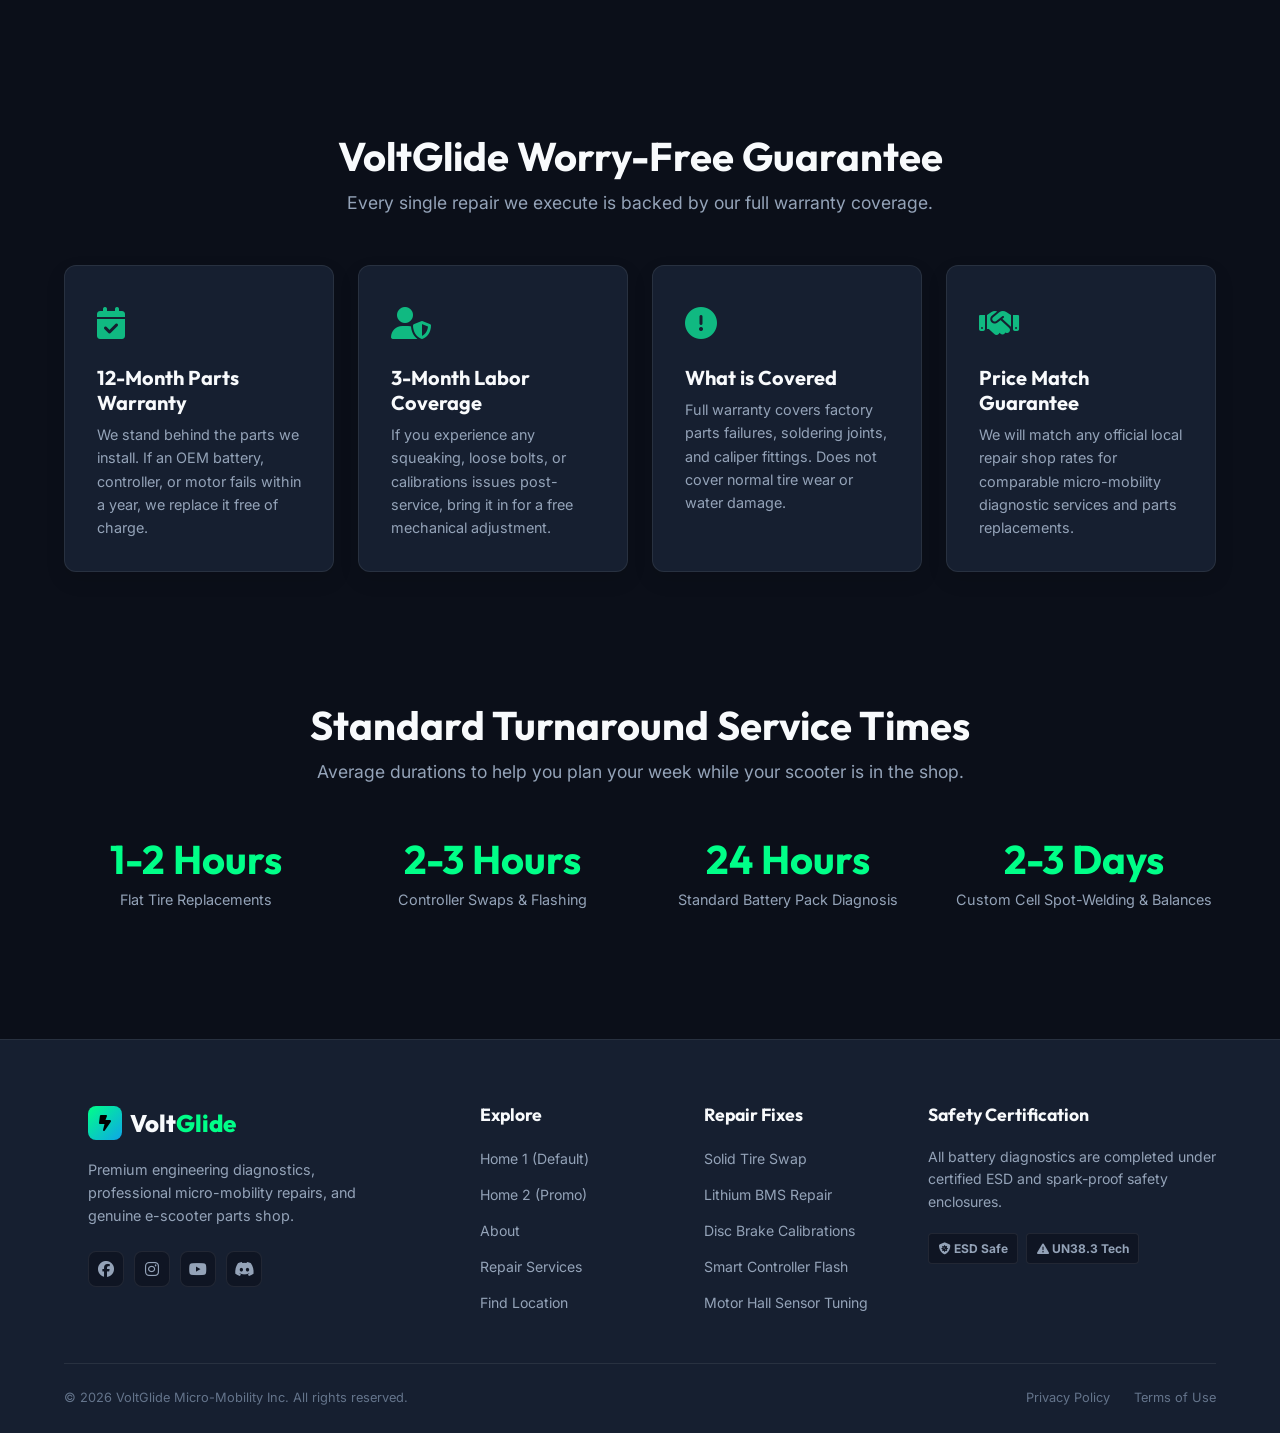
<file: services.html>
<!DOCTYPE html>
<html lang="en" dir="ltr">
<head>
    <meta charset="UTF-8">
    <meta name="viewport" content="width=device-width, initial-scale=1.0">
    <title>VoltGlide | Electric Scooter Service Packages &amp; Pricing</title>
    <link rel="icon" type="image/svg+xml" href="data:image/svg+xml,%3Csvg xmlns='http://www.w3.org/2000/svg' viewBox='0 0 24 24' fill='%2300ff88'%3E%3Cpath d='M12 2L3.5 14h6.5v8l8.5-12h-6.5z'/%3E%3C/svg%3E">
    <meta name="description" content="Explore VoltGlide's e-scooter service packages. Transparent pricing on battery BMS repair, motor diagnostics, tire conversions, and more.">
    <link rel="preconnect" href="https://fonts.googleapis.com">
    <link rel="preconnect" href="https://fonts.gstatic.com" crossorigin>
    <link href="https://fonts.googleapis.com/css2?family=Inter:wght@300;400;500;600;700;800&family=Outfit:wght@400;500;600;700;800&display=swap" rel="stylesheet">
    <link rel="stylesheet" href="https://cdnjs.cloudflare.com/ajax/libs/font-awesome/6.4.0/css/all.min.css">
    <link rel="stylesheet" href="style.css">
</head>
<body class="dark-theme">

    <div id="toast-container" class="toast-container"></div>

    <header class="main-header">
        <div class="header-container">
            <div class="logo-area">
                <a href="index.html" class="logo-link">
                    <span class="logo-icon"><i class="fa-solid fa-bolt-lightning"></i></span>
                    <span class="logo-text">Volt<span class="highlight">Glide</span></span>
                </a>
            </div>
            <nav class="nav-menu" id="navMenu">
                <ul class="nav-list">
                    <li class="nav-item has-dropdown">
                        <a href="#" class="nav-link" onclick="event.preventDefault()">Home <i class="fa-solid fa-chevron-down dropdown-arrow"></i></a>
                        <ul class="dropdown-menu">
                            <li><a href="index.html" class="dropdown-link">Home 1</a></li>
                            <li><a href="home2.html" class="dropdown-link">Home 2</a></li>
                        </ul>
                    </li>
                    <li class="nav-item"><a href="about.html" class="nav-link">About</a></li>
                    <li class="nav-item"><a href="services.html" class="nav-link active">Services</a></li>
                    <li class="nav-item"><a href="pricing.html" class="nav-link">Pricing</a></li>
                    <li class="nav-item"><a href="parts-shop.html" class="nav-link">Shop</a></li>
                    <li class="nav-item"><a href="blog.html" class="nav-link">Blog</a></li>
                    <li class="nav-item"><a href="contact.html" class="nav-link">Contact</a></li>
                    <li class="nav-item has-dropdown">
                        <a href="#" class="nav-link" onclick="event.preventDefault()">Dashboard <i class="fa-solid fa-chevron-down dropdown-arrow"></i></a>
                        <ul class="dropdown-menu">
                            <li><a href="user-dashboard.html" class="dropdown-link">User Dashboard</a></li>
                            <li><a href="admin-dashboard.html" class="dropdown-link">Admin Dashboard</a></li>
                        </ul>
                    </li>
                </ul>
            </nav>
            <div class="header-actions">
                <button id="theme-toggle" class="theme-btn" aria-label="Toggle Theme">
                    <span class="theme-icon-light"><i class="fa-solid fa-sun"></i></span>
                    <span class="theme-icon-dark"><i class="fa-solid fa-moon"></i></span>
                </button>
                <button id="rtl-toggle" class="rtl-btn" aria-label="Toggle Layout Direction"><span class="rtl-circle">LTR</span></button>
                <button id="login-nav-btn" class="login-btn" onclick="window.location.href='login.html'">
                    <i class="fa-solid fa-user-lock btn-icon"></i><span class="btn-text">Login</span>
                </button>
                <button class="mobile-toggle" id="mobileMenuToggle" onclick="toggleMobileMenu()">
                    <i class="fa-solid fa-bars hamburger"></i>
                </button>
            </div>
        </div>
    </header>

    <div class="mobile-nav-backdrop" id="mobileNavBackdrop" onclick="toggleMobileMenu()"></div>
    <div class="mobile-nav-menu" id="mobileNavMenu">
        <div class="mobile-nav-header" style="justify-content: flex-end;">
            <button class="close-btn" onclick="toggleMobileMenu()"><i class="fa-solid fa-xmark"></i></button>
        </div>
        <div class="mobile-nav-body">
            <ul class="mobile-list">
                <li class="mobile-nav-item mobile-has-dropdown">
                    <button class="mobile-dropdown-btn" onclick="toggleMobileDropdown(this)"><span>Home</span><i class="fa-solid fa-chevron-down mobile-dropdown-arrow"></i></button>
                    <ul class="mobile-dropdown-menu">
                        <li><a href="index.html" class="mobile-dropdown-link">Home 1</a></li>
                        <li><a href="home2.html" class="mobile-dropdown-link">Home 2</a></li>
                    </ul>
                </li>
                <li class="mobile-nav-item"><a href="about.html" class="mobile-link">About</a></li>
                <li class="mobile-nav-item"><a href="services.html" class="mobile-link">Services</a></li>
                <li class="mobile-nav-item"><a href="pricing.html" class="mobile-link">Pricing</a></li>
                <li class="mobile-nav-item"><a href="parts-shop.html" class="mobile-link">Shop</a></li>
                <li class="mobile-nav-item"><a href="blog.html" class="mobile-link">Blog</a></li>
                <li class="mobile-nav-item"><a href="contact.html" class="mobile-link">Contact</a></li>
                <li class="mobile-nav-item mobile-has-dropdown">
                    <button class="mobile-dropdown-btn" onclick="toggleMobileDropdown(this)"><span>Dashboard</span><i class="fa-solid fa-chevron-down mobile-dropdown-arrow"></i></button>
                    <ul class="mobile-dropdown-menu">
                        <li><a href="user-dashboard.html" class="mobile-dropdown-link">User Dashboard</a></li>
                        <li><a href="admin-dashboard.html" class="mobile-dropdown-link">Admin Dashboard</a></li>
                    </ul>
                </li>
            </ul>
            <div class="mobile-nav-actions">
                <div class="mobile-toggles-row">
                    <button id="mobile-theme-toggle" class="theme-btn" aria-label="Toggle Theme">
                        <span class="theme-icon-light"><i class="fa-solid fa-sun"></i></span>
                        <span class="theme-icon-dark"><i class="fa-solid fa-moon"></i></span>
                    </button>
                    <button id="mobile-rtl-toggle" class="rtl-btn" aria-label="Toggle Layout Direction"><span class="rtl-circle">LTR</span></button>
                </div>
                <button id="mobile-login-btn" class="login-btn mobile-login-btn" onclick="window.location.href='login.html'">
                    <i class="fa-solid fa-user-lock btn-icon"></i><span class="btn-text">Login</span>
                </button>
            </div>
        </div>
    </div>


    <!-- SERVICES VIEW -->
    <main id="services-view" class="view-container">
        <!-- Main Services Hero -->
        <section class="services-main-hero">
            <div class="section-container grid-2-align-center">
                <div class="services-hero-text">
                    <span class="badge-pill"><i class="fa-solid fa-screwdriver-wrench text-green"></i> Professional Care</span>
                    <h1 class="services-hero-title">Electric Scooter Service Packages</h1>
                    <p class="services-hero-desc">We offer specialized electronics diagnostics, mechanical upgrades, and certified lithium battery repairs. Check our transparent pricing and book a service below.</p>
                    <div class="hero-actions">
                        <button class="btn btn-primary" onclick="scrollToElement('pricing-table-section')"><i class="fa-solid fa-magnifying-glass"></i> View Price Directory</button>
                        <button class="btn btn-secondary" onclick="openBookingModal()"><i class="fa-solid fa-calendar-check"></i> Book Intake Slot</button>
                    </div>
                </div>
                <div class="services-hero-visual">
                    <img src="./ser.jpg" alt="Scooter parts overhaul" class="rounded-img">
                </div>
            </div>
        </section>

        <!-- Services Grid List -->
        <section class="services-hero">
            <div class="section-container">
                <div class="section-header center">
                    <span class="badge-pill"><i class="fa-solid fa-cogs"></i> Technical Packages</span>
                    <h2 class="services-title">Repair Packages &amp; Diagnostic Rates</h2>
                    <p class="services-desc">From flat tire conversion to advanced electronic board re-soldering, select the service you need.</p>
                </div>
                <div class="services-grid-list">
                    <div class="service-list-card">
                        <div class="card-image-box"><img src="./e4.jpg" alt="Tire &amp; Wheel Repair"></div>
                        <div class="card-details">
                            <h3>Tire &amp; Tubeless Conversions</h3>
                            <p>Flat tires are the most common issue. We mount replacement tubes, fit puncture-proof solid tires, and offer tubeless gel seals for tubeless rims.</p>
                            <span class="price-indicator">From $50.00</span>
                        </div>
                    </div>
                    <div class="service-list-card">
                        <div class="card-image-box"><img src="./e5.jpg" alt="Battery Diagnostic"></div>
                        <div class="card-details">
                            <h3>Battery BMS Diagnostics</h3>
                            <p>Fix range drops and battery power cuts. We replace faulty BMS chips, test individual cells, replace terminal connections, and build high-capacity battery packs.</p>
                            <span class="price-indicator">From $85.00</span>
                        </div>
                    </div>
                    <div class="service-list-card">
                        <div class="card-image-box"><img src="./e11.jpg" alt="Motor Repair"></div>
                        <div class="card-details">
                            <h3>Brushless Hub Motor Repair</h3>
                            <p>Grinding sounds, resistance when rolling, or speed reduction? Our motor specialists press bearings, replace hall sensors, and rewind motor coils for peak output.</p>
                            <span class="price-indicator">From $75.00</span>
                        </div>
                    </div>
                    <div class="service-list-card">
                        <div class="card-image-box"><img src="./e10.jpg" alt="Electronics"></div>
                        <div class="card-details">
                            <h3>Controller &amp; Display Repair</h3>
                            <p>Error codes, throttle failures, or dead dashboards. We flash, repair, or replace smart controller boards and LED display screens with OEM parts.</p>
                            <span class="price-indicator">From $45.00</span>
                        </div>
                    </div>
                </div>
            </div>
        </section>

        <!-- Pricing Table Section -->
        <section id="pricing-table-section" class="pricing-table-section">
            <div class="section-container">
                <div class="section-header center">
                    <h2 class="section-title">Full Pricing &amp; Service Directory</h2>
                    <p class="section-subtitle">All prices include parts and labor unless otherwise stated. Click Book to reserve a technician slot.</p>
                </div>
                <div class="table-responsive glass-card">
                    <table class="pricing-table">
                        <thead>
                            <tr>
                                <th>Category</th>
                                <th>Service Description</th>
                                <th>Duration</th>
                                <th>Parts Included</th>
                                <th>Price</th>
                                <th>Action</th>
                            </tr>
                        </thead>
                        <tbody>
                            <tr>
                                <td>Tires</td>
                                <td>Solid Honeycomb Tire Conversion (Per Wheel)</td>
                                <td>1.5 Hours</td>
                                <td>Yes (Solid Tire)</td>
                                <td class="table-price">$65.00</td>
                                <td><button class="btn btn-sm btn-primary" onclick="openBookingWithService('Solid Tire Conversion')">Book</button></td>
                            </tr>
                            <tr>
                                <td>Tires</td>
                                <td>Standard Inner Tube Replacement</td>
                                <td>45 Mins</td>
                                <td>Yes (Thickened Tube)</td>
                                <td class="table-price">$45.00</td>
                                <td><button class="btn btn-sm btn-primary" onclick="openBookingWithService('Standard Inner Tube Replacement')">Book</button></td>
                            </tr>
                            <tr>
                                <td>Brakes</td>
                                <td>Semi-Metallic Brake Pads Replacement (Set of 2)</td>
                                <td>45 Mins</td>
                                <td>Yes (Organic Pads)</td>
                                <td class="table-price">$35.00</td>
                                <td><button class="btn btn-sm btn-primary" onclick="openBookingWithService('Brake Pads Replacement')">Book</button></td>
                            </tr>
                            <tr>
                                <td>Brakes</td>
                                <td>Hydraulic System Bleeding &amp; Fluid Flush</td>
                                <td>1.5 Hours</td>
                                <td>No (Labor only)</td>
                                <td class="table-price">$55.00</td>
                                <td><button class="btn btn-sm btn-primary" onclick="openBookingWithService('Hydraulic Brake Bleeding')">Book</button></td>
                            </tr>
                            <tr>
                                <td>Electronics</td>
                                <td>Dashboard Screen Replacement &amp; Firmware Flash</td>
                                <td>1.0 Hours</td>
                                <td>Yes (OEM Screen)</td>
                                <td class="table-price">$80.00</td>
                                <td><button class="btn btn-sm btn-primary" onclick="openBookingWithService('Dashboard Screen Replacement')">Book</button></td>
                            </tr>
                            <tr>
                                <td>Electronics</td>
                                <td>Smart Controller Chip Assembly (Segway/Xiaomi)</td>
                                <td>2.0 Hours</td>
                                <td>Yes (Controller Board)</td>
                                <td class="table-price">$110.00</td>
                                <td><button class="btn btn-sm btn-primary" onclick="openBookingWithService('Controller Board Assembly')">Book</button></td>
                            </tr>
                            <tr>
                                <td>Battery</td>
                                <td>Lithium-ion Pack Diagnostics &amp; Cell Balancing</td>
                                <td>3.0 Hours</td>
                                <td>No (Labor only)</td>
                                <td class="table-price">$120.00</td>
                                <td><button class="btn btn-sm btn-primary" onclick="openBookingWithService('Battery Cell Diagnostics')">Book</button></td>
                            </tr>
                            <tr>
                                <td>Motor</td>
                                <td>Hall Sensor Replacement (Brushless Hub Motor)</td>
                                <td>2.5 Hours</td>
                                <td>Yes (Hall Sensors)</td>
                                <td class="table-price">$95.00</td>
                                <td><button class="btn btn-sm btn-primary" onclick="openBookingWithService('Hall Sensor Replacement')">Book</button></td>
                            </tr>
                        </tbody>
                    </table>
                </div>
            </div>
        </section>

        <!-- Custom Modifications & Performance Upgrades -->
        <section class="custom-mods-section">
            <div class="section-container grid-2-align-center">
                <div class="mods-visual">
                    <img src="./e8.webp" alt="Scooter speed tuning upgrades" class="rounded-img">
                </div>
                <div class="mods-content">
                    <span class="badge-pill"><i class="fa-solid fa-rocket text-green"></i> Performance Modifications</span>
                    <h2>Custom Upgrades &amp; High-Speed Tuning</h2>
                    <p>Want to unlock the full potential of your electric scooter? We offer performance modifications for private property and track use. Our specialists can bypass speed governors, upgrade motors, and install custom suspensions.</p>
                    <div class="features-grid-mini">
                        <div class="feature-item-mini">
                            <i class="fa-solid fa-rocket text-green"></i>
                            <div><h4>Motor Upgrades</h4><p>Higher torque and peak watt output brushless motors.</p></div>
                        </div>
                        <div class="feature-item-mini">
                            <i class="fa-solid fa-lightbulb text-green"></i>
                            <div><h4>LED Underglow Lighting</h4><p>High-visibility under-deck LED installs wired to main battery.</p></div>
                        </div>
                        <div class="feature-item-mini">
                            <i class="fa-solid fa-arrows-up-down-left-right text-green"></i>
                            <div><h4>Deck Widening &amp; Suspension</h4><p>Premium spring or hydraulic shocks to absorb road vibrations.</p></div>
                        </div>
                    </div>
                </div>
            </div>
        </section>

        <!-- Service Warranty & SLA Details -->
        <section class="service-warranty-section">
            <div class="section-container">
                <div class="section-header center">
                    <h2 class="section-title">VoltGlide Worry-Free Guarantee</h2>
                    <p class="section-subtitle">Every single repair we execute is backed by our full warranty coverage.</p>
                </div>
                <div class="features-grid">
                    <div class="feature-card glass-card">
                        <div class="feature-icon"><i class="fa-solid fa-calendar-check text-green"></i></div>
                        <h3>12-Month Parts Warranty</h3>
                        <p>We stand behind the parts we install. If an OEM battery, controller, or motor fails within a year, we replace it free of charge.</p>
                    </div>
                    <div class="feature-card glass-card">
                        <div class="feature-icon"><i class="fa-solid fa-user-shield text-green"></i></div>
                        <h3>3-Month Labor Coverage</h3>
                        <p>If you experience any squeaking, loose bolts, or calibrations issues post-service, bring it in for a free mechanical adjustment.</p>
                    </div>
                    <div class="feature-card glass-card">
                        <div class="feature-icon"><i class="fa-solid fa-circle-exclamation text-green"></i></div>
                        <h3>What is Covered</h3>
                        <p>Full warranty covers factory parts failures, soldering joints, and caliper fittings. Does not cover normal tire wear or water damage.</p>
                    </div>
                    <div class="feature-card glass-card">
                        <div class="feature-icon"><i class="fa-solid fa-handshake text-green"></i></div>
                        <h3>Price Match Guarantee</h3>
                        <p>We will match any official local repair shop rates for comparable micro-mobility diagnostic services and parts replacements.</p>
                    </div>
                </div>
            </div>
        </section>

        <!-- Repair Turnaround Timeframe SLAs -->
        <section class="turnaround-sla-section">
            <div class="section-container">
                <div class="section-header center">
                    <h2 class="section-title">Standard Turnaround Service Times</h2>
                    <p class="section-subtitle">Average durations to help you plan your week while your scooter is in the shop.</p>
                </div>
                <div class="stats-grid">
                    <div class="stat-card-box"><h3>1-2 Hours</h3><p>Flat Tire Replacements</p></div>
                    <div class="stat-card-box"><h3>2-3 Hours</h3><p>Controller Swaps &amp; Flashing</p></div>
                    <div class="stat-card-box"><h3>24 Hours</h3><p>Standard Battery Pack Diagnosis</p></div>
                    <div class="stat-card-box"><h3>2-3 Days</h3><p>Custom Cell Spot-Welding &amp; Balances</p></div>
                </div>
            </div>
        </section>
    </main>


    <!-- GLOBAL FOOTER -->
    <footer class="main-footer">
        <div class="footer-container">
            <div class="footer-grid">
                <div class="footer-brand">
                    <a href="index.html" class="logo-link">
                        <span class="logo-icon"><i class="fa-solid fa-bolt-lightning"></i></span>
                        <span class="logo-text">Volt<span class="highlight">Glide</span></span>
                    </a>
                    <p class="footer-tagline">Premium engineering diagnostics, professional micro-mobility repairs, and genuine e-scooter parts shop.</p>
                    <div class="footer-socials">
                        <a href="#"><i class="fa-brands fa-facebook"></i></a>
                        <a href="#"><i class="fa-brands fa-instagram"></i></a>
                        <a href="#"><i class="fa-brands fa-youtube"></i></a>
                        <a href="#"><i class="fa-brands fa-discord"></i></a>
                    </div>
                </div>
                <div class="footer-links">
                    <h3>Explore</h3>
                    <ul>
                        <li><a href="index.html">Home 1 (Default)</a></li>
                        <li><a href="home2.html">Home 2 (Promo)</a></li>
                        <li><a href="about.html">About</a></li>
                        <li><a href="services.html">Repair Services</a></li>
                        <li><a href="contact.html">Find Location</a></li>
                    </ul>
                </div>
                <div class="footer-links">
                    <h3>Repair Fixes</h3>
                    <ul>
                        <li><a href="#" onclick="openBookingWithService('Solid Tire Conversion')">Solid Tire Swap</a></li>
                        <li><a href="#" onclick="openBookingWithService('Battery Cell Diagnostics')">Lithium BMS Repair</a></li>
                        <li><a href="#" onclick="openBookingWithService('Brake Pads Replacement')">Disc Brake Calibrations</a></li>
                        <li><a href="#" onclick="openBookingWithService('Controller Board Assembly')">Smart Controller Flash</a></li>
                        <li><a href="#" onclick="openBookingWithService('Hall Sensor Replacement')">Motor Hall Sensor Tuning</a></li>
                    </ul>
                </div>
                <div class="footer-newsletter">
                    <h3>Safety Certification</h3>
                    <p>All battery diagnostics are completed under certified ESD and spark-proof safety enclosures.</p>
                    <div class="safety-badge-row">
                        <span class="safety-badge"><i class="fa-solid fa-shield-virus"></i> ESD Safe</span>
                        <span class="safety-badge"><i class="fa-solid fa-triangle-exclamation"></i> UN38.3 Tech</span>
                    </div>
                </div>
            </div>
            <div class="footer-bottom">
                <p>&copy; 2026 VoltGlide Micro-Mobility Inc. All rights reserved.</p>
                <div class="footer-bottom-links">
                    <a href="#">Privacy Policy</a>
                    <a href="#">Terms of Use</a>
                </div>
            </div>
        </div>
    </footer>

    <!-- BOOKING MODAL -->
    <div class="modal-backdrop" id="bookingModal">
        <div class="modal-card booking-modal-card">
            <button class="modal-close" onclick="closeBookingModal()"><i class="fa-solid fa-xmark"></i></button>
            <div class="modal-header-booking">
                <h2><i class="fa-solid fa-calendar-plus card-icon-green"></i> Book Repair Appointment</h2>
                <p>Select date, preferred technician, and details. We will reserve your bay slot.</p>
            </div>
            <form id="modal-booking-form" onsubmit="handleModalBooking(event)">
                <div class="grid-2">
                    <div class="form-group">
                        <label for="m-book-scooter">Scooter Model / Brand</label>
                        <input type="text" id="m-book-scooter" placeholder="Xiaomi Pro 2" required>
                    </div>
                    <div class="form-group">
                        <label for="m-book-service">Service Required</label>
                        <select id="m-book-service">
                            <option value="Solid Tire Conversion">Solid Tire Conversion ($65.00)</option>
                            <option value="Inner Tube Replacement">Standard Tube Replacement ($45.00)</option>
                            <option value="Brakes Replacement &amp; Tuning">Brake Replacement &amp; Tuning ($35.00)</option>
                            <option value="Hydraulic System Bleed">Hydraulic System Bleeding ($55.00)</option>
                            <option value="Battery Diagnostics / BMS Fix">Battery Cell &amp; BMS Diagnostics ($120.00)</option>
                            <option value="Brushless Hub Motor Repair">Brushless Hub Motor Repair ($95.00)</option>
                            <option value="Custom General Inspection">General Scooter Tuning &amp; Inspection ($40.00)</option>
                        </select>
                    </div>
                </div>
                <div class="grid-2">
                    <div class="form-group">
                        <label for="m-book-date">Appointment Date</label>
                        <input type="date" id="m-book-date" required>
                    </div>
                    <div class="form-group">
                        <label for="m-book-time">Preferred Arrival Time</label>
                        <select id="m-book-time">
                            <option value="09:00 AM">09:00 AM - Morning</option>
                            <option value="11:30 AM">11:30 AM - Midday</option>
                            <option value="02:00 PM">02:00 PM - Afternoon</option>
                            <option value="04:30 PM">04:30 PM - Late Afternoon</option>
                        </select>
                    </div>
                </div>
                <div class="form-group">
                    <label for="m-book-notes">Describe Symptoms (Optional)</label>
                    <textarea id="m-book-notes" rows="3" placeholder="Tell our mechanics what's happening..."></textarea>
                </div>
                <button type="submit" class="btn btn-primary btn-full">Submit Appointment Details</button>
            </form>
        </div>
    </div>

    <script src="script.js"></script>
</body>
</html>
</file>
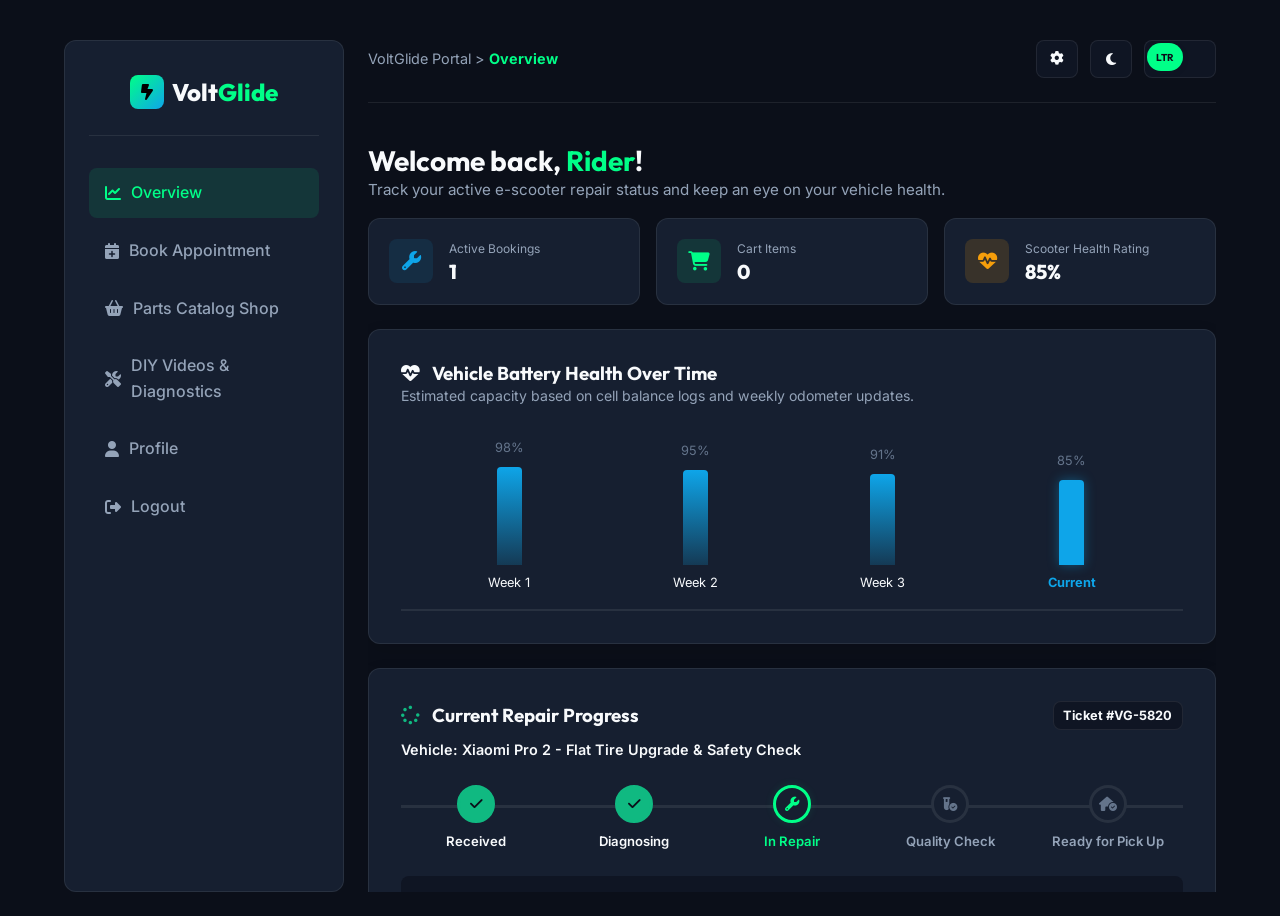
<file: user-dashboard.html>
<!DOCTYPE html>
<html lang="en" dir="ltr">
<head>
    <meta charset="UTF-8">
    <meta name="viewport" content="width=device-width, initial-scale=1.0">
    <title>VoltGlide | User Dashboard</title>
    <link rel="icon" type="image/svg+xml" href="data:image/svg+xml,%3Csvg xmlns='http://www.w3.org/2000/svg' viewBox='0 0 24 24' fill='%2300ff88'%3E%3Cpath d='M12 2L3.5 14h6.5v8l8.5-12h-6.5z'/%3E%3C/svg%3E">
    <meta name="description" content="VoltGlide user dashboard — track your repair progress, shop for parts, and manage your e-scooter service.">
    <link rel="preconnect" href="https://fonts.googleapis.com">
    <link rel="preconnect" href="https://fonts.gstatic.com" crossorigin>
    <link href="https://fonts.googleapis.com/css2?family=Inter:wght@300;400;500;600;700;800&family=Outfit:wght@400;500;600;700;800&display=swap" rel="stylesheet">
    <link rel="stylesheet" href="https://cdnjs.cloudflare.com/ajax/libs/font-awesome/6.4.0/css/all.min.css">
    <link rel="stylesheet" href="style.css">
</head>
<body class="dark-theme" style="padding-top: 0; overflow: hidden;">

    <div id="toast-container" class="toast-container"></div>

    <!-- USER DASHBOARD VIEW -->
    <main id="user-dashboard-view" class="view-container">
        <div class="dashboard-layout">
            <!-- Sidebar Navigation -->
            <aside class="dashboard-sidebar">
                <div class="sidebar-header">
                    <a href="index.html" class="logo-link">
                        <span class="logo-icon"><i class="fa-solid fa-bolt-lightning"></i></span>
                        <span class="logo-text">Volt<span class="highlight">Glide</span></span>
                    </a>
                </div>
                <nav class="sidebar-nav">
                    <ul>
                        <li><a href="#" class="sidebar-link active" onclick="switchDashboardTab('overview', this)"><i class="fa-solid fa-chart-line"></i> Overview</a></li>
                        <li><a href="#" class="sidebar-link" onclick="switchDashboardTab('book', this)"><i class="fa-solid fa-calendar-plus"></i> Book Appointment</a></li>
                        <li><a href="#" class="sidebar-link" onclick="switchDashboardTab('shop', this)"><i class="fa-solid fa-basket-shopping"></i> Parts Catalog Shop</a></li>
                        <li><a href="#" class="sidebar-link" onclick="switchDashboardTab('diy', this)"><i class="fa-solid fa-screwdriver-wrench"></i> DIY Videos &amp; Diagnostics</a></li>
                        <li><a href="profile.html" class="sidebar-link"><i class="fa-solid fa-user"></i> Profile</a></li>
                        <li><a href="#" class="sidebar-link" onclick="logoutUser()"><i class="fa-solid fa-right-from-bracket"></i> Logout</a></li>
                    </ul>
                </nav>
            </aside>

            <!-- Dashboard Content Panels -->
            <section class="dashboard-content">
                <!-- Dashboard Content Header (Toggles Bar) -->
                <div class="dashboard-content-header">
                    <div class="dashboard-logo-mobile">
                        <a href="index.html" class="logo-link">
                            <span class="logo-icon"><i class="fa-solid fa-bolt-lightning"></i></span>
                            <span class="logo-text">Volt<span class="highlight">Glide</span></span>
                        </a>
                    </div>
                    <div class="dashboard-breadcrumbs">
                        <span>VoltGlide Portal</span> &gt; <strong id="dash-current-tab-label">Overview</strong>
                    </div>
                    <div class="dashboard-header-toggles">
                        <a href="profile.html" class="theme-btn dashboard-theme-btn" style="text-decoration: none;" aria-label="Profile">
                            <span><i class="fa-solid fa-gear"></i></span>
                        </a>
                        <button class="theme-btn dashboard-theme-btn" onclick="toggleTheme()" aria-label="Toggle Theme">
                            <span class="theme-icon-light"><i class="fa-solid fa-sun"></i></span>
                            <span class="theme-icon-dark"><i class="fa-solid fa-moon"></i></span>
                        </button>
                        <button class="rtl-btn dashboard-rtl-btn" onclick="toggleDirection()" aria-label="Toggle Layout Direction">
                            <span class="rtl-circle">LTR</span>
                        </button>
                    </div>
                </div>

                <!-- TAB 1: OVERVIEW -->
                <div id="dash-tab-overview" class="dash-tab-content">
                    <div class="dashboard-welcome">
                        <h2>Welcome back, <span id="welcome-username" class="highlight">Rider</span>!</h2>
                        <p>Track your active e-scooter repair status and keep an eye on your vehicle health.</p>
                    </div>

                    <!-- Stats Row -->
                    <div class="stats-row">
                        <div class="stat-card">
                            <div class="stat-icon-wrapper blue"><i class="fa-solid fa-wrench"></i></div>
                            <div>
                                <span class="stat-label">Active Bookings</span>
                                <h3 class="stat-value" id="user-stats-active">1</h3>
                            </div>
                        </div>
                        <div class="stat-card">
                            <div class="stat-icon-wrapper green"><i class="fa-solid fa-cart-shopping"></i></div>
                            <div>
                                <span class="stat-label">Cart Items</span>
                                <h3 class="stat-value" id="user-stats-cart">0</h3>
                            </div>
                        </div>
                        <div class="stat-card">
                            <div class="stat-icon-wrapper amber"><i class="fa-solid fa-heart-pulse"></i></div>
                            <div>
                                <span class="stat-label">Scooter Health Rating</span>
                                <h3 class="stat-value" id="user-stats-health">85%</h3>
                            </div>
                        </div>
                    </div>

                    <!-- Scooter Diagnostics Activity Chart -->
                    <div class="glass-card chart-container margin-top-md">
                        <h3><i class="fa-solid fa-heart-pulse text-blue icon-gap"></i> Vehicle Battery Health Over Time</h3>
                        <p class="card-subtitle">Estimated capacity based on cell balance logs and weekly odometer updates.</p>
                        <div class="bar-chart-wrapper" style="display: flex; align-items: flex-end; justify-content: space-around; height: 180px; padding: 2rem 1rem 1rem 1rem; border-bottom: 2px solid var(--border-color);">
                            <div class="chart-bar-col" style="display: flex; flex-direction: column; align-items: center; gap: 8px;">
                                <span class="bar-val" style="font-size: 0.8rem; color: var(--text-dim);">98%</span>
                                <div class="chart-bar" style="width: 25px; height: 98px; background: linear-gradient(180deg, var(--secondary) 0%, rgba(14, 165, 233, 0.2) 100%); border-radius: 4px 4px 0 0;"></div>
                                <span style="font-size: 0.8rem;">Week 1</span>
                            </div>
                            <div class="chart-bar-col" style="display: flex; flex-direction: column; align-items: center; gap: 8px;">
                                <span class="bar-val" style="font-size: 0.8rem; color: var(--text-dim);">95%</span>
                                <div class="chart-bar" style="width: 25px; height: 95px; background: linear-gradient(180deg, var(--secondary) 0%, rgba(14, 165, 233, 0.2) 100%); border-radius: 4px 4px 0 0;"></div>
                                <span style="font-size: 0.8rem;">Week 2</span>
                            </div>
                            <div class="chart-bar-col" style="display: flex; flex-direction: column; align-items: center; gap: 8px;">
                                <span class="bar-val" style="font-size: 0.8rem; color: var(--text-dim);">91%</span>
                                <div class="chart-bar" style="width: 25px; height: 91px; background: linear-gradient(180deg, var(--secondary) 0%, rgba(14, 165, 233, 0.2) 100%); border-radius: 4px 4px 0 0;"></div>
                                <span style="font-size: 0.8rem;">Week 3</span>
                            </div>
                            <div class="chart-bar-col" style="display: flex; flex-direction: column; align-items: center; gap: 8px;">
                                <span class="bar-val" style="font-size: 0.8rem; color: var(--text-dim);">85%</span>
                                <div class="chart-bar" style="width: 25px; height: 85px; background: var(--secondary); border-radius: 4px 4px 0 0; box-shadow: 0 0 12px rgba(14, 165, 233, 0.4);"></div>
                                <span style="font-size: 0.8rem; font-weight: bold; color: var(--secondary);">Current</span>
                            </div>
                        </div>
                    </div>

                    <!-- Active Repair Progress Stepper -->
                    <div class="repair-status-box glass-card margin-top-md">
                        <div class="card-header-status">
                            <h3><i class="fa-solid fa-spinner fa-spin text-green icon-gap"></i> Current Repair Progress</h3>
                            <span class="ticket-badge" id="repair-ticket-id">Ticket #VG-5820</span>
                        </div>
                        <p class="scooter-info-text" id="repair-scooter-name">Vehicle: Xiaomi Pro 2 - Flat Tire Upgrade &amp; Safety Check</p>

                        <!-- The Stepper Grid -->
                        <div class="progress-stepper" id="repair-stepper">
                            <div class="step-point completed" id="step-1">
                                <div class="step-dot"><i class="fa-solid fa-check"></i></div>
                                <span>Received</span>
                            </div>
                            <div class="step-point completed" id="step-2">
                                <div class="step-dot"><i class="fa-solid fa-check"></i></div>
                                <span>Diagnosing</span>
                            </div>
                            <div class="step-point active" id="step-3">
                                <div class="step-dot"><i class="fa-solid fa-wrench"></i></div>
                                <span>In Repair</span>
                            </div>
                            <div class="step-point" id="step-4">
                                <div class="step-dot"><i class="fa-solid fa-vial-circle-check"></i></div>
                                <span>Quality Check</span>
                            </div>
                            <div class="step-point" id="step-5">
                                <div class="step-dot"><i class="fa-solid fa-house-circle-check"></i></div>
                                <span>Ready for Pick Up</span>
                            </div>
                        </div>

                        <div class="status-detail-desc" id="repair-status-desc-text">
                            <p><strong>Current Status:</strong> Our technician is currently mounting the puncture-proof solid tires using the hydraulic press. Expected completion: Today at 4:30 PM.</p>
                        </div>
                    </div>

                    <!-- Quick diagnostics alert -->
                    <div class="diagnostic-alert-box glass-card margin-top-md grid-2-align-center">
                        <div>
                            <h3>Submit a Diagnostics Message</h3>
                            <p>Having a weird vibration or clicking sound? Submit a report. Our engineers will reply with advice, which will show up right here.</p>
                        </div>
                        <div>
                            <button class="btn btn-primary btn-full" onclick="switchDashboardTab('diy')">Open Diagnostics Assistant</button>
                        </div>
                    </div>
                </div>

                <!-- TAB 2: BOOK APPOINTMENT -->
                <div id="dash-tab-book" class="dash-tab-content hidden">
                    <div class="dashboard-header-tab">
                        <h2>Schedule a Professional Service</h2>
                        <p>Choose your scooter model, preferred date, and technician option to book. Instant validation.</p>
                    </div>

                    <div class="booking-form-wrapper glass-card">
                        <form id="dash-booking-form" onsubmit="handleDashBooking(event)">
                            <div class="grid-2">
                                <div class="form-group">
                                    <label for="book-scooter-model">E-Scooter Model / Manufacturer</label>
                                    <input type="text" id="book-scooter-model" placeholder="e.g. Segway Ninebot Max" required>
                                </div>
                                <div class="form-group">
                                    <label for="book-service-type">Required Service</label>
                                    <select id="book-service-type">
                                        <option value="Tire / Solid Conversion">Solid Tire Conversion ($65.00)</option>
                                        <option value="Inner Tube Replacement">Standard Tube Replacement ($45.00)</option>
                                        <option value="Brakes Replacement &amp; Tuning">Brake Replacement &amp; Tuning ($35.00)</option>
                                        <option value="Hydraulic System Bleed">Hydraulic System Bleeding ($55.00)</option>
                                        <option value="Battery Diagnostics / BMS Fix">Battery Cell &amp; BMS Diagnostics ($120.00)</option>
                                        <option value="Brushless Hub Motor Repair">Brushless Hub Motor Repair ($95.00)</option>
                                        <option value="Custom General Inspection">General Scooter Tuning &amp; Inspection ($40.00)</option>
                                    </select>
                                </div>
                            </div>

                            <div class="grid-2">
                                <div class="form-group">
                                    <label for="book-date">Preferred Appointment Date</label>
                                    <input type="date" id="book-date" required>
                                </div>
                                <div class="form-group">
                                    <label for="book-time">Preferred Arrival Time</label>
                                    <select id="book-time">
                                        <option value="09:00 AM">09:00 AM - Morning</option>
                                        <option value="11:30 AM">11:30 AM - Midday</option>
                                        <option value="02:00 PM">02:00 PM - Afternoon</option>
                                        <option value="04:30 PM">04:30 PM - Late Afternoon</option>
                                    </select>
                                </div>
                            </div>

                            <div class="form-group">
                                <label for="book-technician">Preferred Service Specialist</label>
                                <select id="book-technician">
                                    <option value="First Available">First Available (Fastest appointment)</option>
                                    <option value="Sergei Volkov">Sergei Volkov (Electronics &amp; Battery specialist)</option>
                                    <option value="Rachel Miller">Rachel Miller (Tires &amp; Structural frame specialist)</option>
                                    <option value="Akira Sato">Akira Sato (Motors &amp; Dashboard flashing specialist)</option>
                                </select>
                            </div>

                            <div class="form-group">
                                <label for="book-notes">Describe Symptoms (Optional)</label>
                                <textarea id="book-notes" rows="4" placeholder="Any modifications, error codes, or noises we should know about?"></textarea>
                            </div>

                            <button type="submit" class="btn btn-primary"><i class="fa-solid fa-calendar-check icon-gap"></i> Lock in Appointment</button>
                        </form>
                    </div>
                </div>

                <!-- TAB 3: PARTS SHOP & CART -->
                <div id="dash-tab-shop" class="dash-tab-content hidden">
                    <div class="dashboard-header-tab split-header">
                        <div>
                            <h2>Parts Shop &amp; Upgrades Catalog</h2>
                            <p>Order high-grade replacement components. Add items to your cart, then complete simulated checkout.</p>
                        </div>
                        <!-- Cart Indicator Button -->
                        <button class="cart-trigger" onclick="toggleCartModal()">
                            <i class="fa-solid fa-cart-shopping"></i> My Cart (<span id="cart-item-count">0</span>)
                        </button>
                    </div>

                    <!-- Category Filters -->
                    <div class="shop-filter-bar">
                        <button class="filter-tab active" onclick="filterShop('all', this)">All Parts</button>
                        <button class="filter-tab" onclick="filterShop('tires', this)">Tires &amp; Tubes</button>
                        <button class="filter-tab" onclick="filterShop('battery', this)">Batteries &amp; BMS</button>
                        <button class="filter-tab" onclick="filterShop('electronics', this)">Controllers &amp; Screens</button>
                        <button class="filter-tab" onclick="filterShop('brakes', this)">Brakes &amp; Pads</button>
                    </div>

                    <!-- Shop Grid -->
                    <div class="parts-grid-preview" id="shop-parts-grid">
                        <!-- Loaded dynamically -->
                    </div>
                </div>

                <!-- TAB 4: DIY VIDEOS & DIAGNOSTIC ASSISTANT -->
                <div id="dash-tab-diy" class="dash-tab-content hidden">
                    <div class="dashboard-header-tab">
                        <h2>Diagnostics &amp; DIY Support Hub</h2>
                        <p>Run diagnostic flowcharts, submit query tickets to mechanics, or view detailed maintenance video guides.</p>
                    </div>

                    <!-- Grid Layout for DIY tab -->
                    <div class="grid-2">
                        <!-- Diagnostic message form -->
                        <div class="glass-card">
                            <h3><i class="fa-solid fa-headset card-icon-green"></i> Ask a Technician</h3>
                            <p class="card-subtitle margin-bottom-sm">Send a direct message detailing your scooter issue. An admin response will appear below.</p>
                            <form id="dash-diagnostics-form" onsubmit="handleDiagnosticsSubmit(event)">
                                <div class="form-group">
                                    <label for="diag-scooter">Scooter Brand &amp; Model</label>
                                    <input type="text" id="diag-scooter" placeholder="Xiaomi M365" required>
                                </div>
                                <div class="form-group">
                                    <label for="diag-query">What is happening?</label>
                                    <textarea id="diag-query" rows="4" placeholder="Detail symptoms, speed reductions, blinking warning codes..." required></textarea>
                                </div>
                                <button type="submit" class="btn btn-primary btn-full">Submit Query</button>
                            </form>

                            <!-- Responses Area -->
                            <div class="diagnostics-responses margin-top-md">
                                <h4>Recent Query Responses</h4>
                                <div class="response-list" id="diagnostics-response-list">
                                    <div class="empty-placeholder">
                                        <p>No questions submitted yet. Ask our technician above!</p>
                                    </div>
                                </div>
                            </div>
                        </div>

                        <!-- Mini diagnostic guide calculator -->
                        <div class="glass-card flex-column-layout">
                            <h3><i class="fa-solid fa-list-check card-icon-blue"></i> Quick Diagnostic Matrix</h3>
                            <p class="card-subtitle">Select issues to find solutions instantly.</p>
                            <div class="diagnostic-matrix-box">
                                <div class="form-group">
                                    <label for="matrix-symptom">Choose Primary Symptom</label>
                                    <select id="matrix-symptom" onchange="runMatrixDiagnostic()">
                                        <option value="">-- Select --</option>
                                        <option value="no-power">Scooter does not turn on at all</option>
                                        <option value="low-range">Battery drains twice as fast as before</option>
                                        <option value="brake-squeak">Brakes emit loud scraping noise</option>
                                        <option value="shaking">Handlebars wobble at high speeds</option>
                                        <option value="error-14">Display flashes 'Error 14' (Throttle)</option>
                                    </select>
                                </div>
                                <div class="matrix-output hidden" id="matrix-output-box">
                                    <div class="matrix-severity badge-pill active" id="matrix-severity">Moderate</div>
                                    <h4 class="margin-top-sm">Possible Cause:</h4>
                                    <p id="matrix-cause" class="text-dim font-sm">Blown throttle sensor magnet</p>
                                    <h4 class="margin-top-sm">DIY Recommendation:</h4>
                                    <p id="matrix-recommendation" class="text-dim font-sm">Check connection pin; replace throttle lever</p>
                                    <div class="matrix-price-est margin-top-sm">
                                        <span>Estimated Shop Cost:</span>
                                        <strong id="matrix-cost">$45.00</strong>
                                    </div>
                                </div>
                            </div>
                        </div>
                    </div>

                    <!-- Video Grid inside Dashboard -->
                    <div class="dashboard-videos-area margin-top-lg">
                        <h3>Maintenance DIY Videos</h3>
                        <div class="video-grid" id="dashboard-video-grid">
                            <!-- Loaded dynamically -->
                        </div>
                    </div>
                </div>

                <!-- TAB 5: SERVICE HISTORY -->
                <div id="dash-tab-history" class="dash-tab-content hidden">
                    <div class="dashboard-header-tab">
                        <h2>Your Ride Service History</h2>
                        <p>Review past completed repairs, parts replaced, and view simulated invoices.</p>
                    </div>
                    <div class="history-list-wrapper" id="history-list-container">
                        <!-- Loaded dynamically -->
                    </div>
                </div>
            </section>
        </div>
    </main>

    <!-- SHOPPING CART MODAL -->
    <div class="modal-backdrop" id="cartModal">
        <div class="modal-card cart-modal-card">
            <button class="modal-close" onclick="toggleCartModal()"><i class="fa-solid fa-xmark"></i></button>
            <div class="modal-header-cart">
                <h2><i class="fa-solid fa-cart-shopping card-icon-green"></i> Your Shopping Cart</h2>
                <p>Review items and check out to simulate parts purchasing and service registration.</p>
            </div>
            <div class="cart-items-wrapper" id="cart-items-list">
                <!-- Loaded dynamically -->
            </div>
            <div class="cart-summary-box">
                <div class="cart-total-row">
                    <span>Subtotal:</span>
                    <strong id="cart-total-price">$0.00</strong>
                </div>
                <button class="btn btn-primary btn-full" onclick="checkoutCart()">Confirm Simulated Purchase</button>
            </div>
        </div>
    </div>

    <script src="script.js"></script>
</body>
</html>
</file>
<file: style.css>
/* ==========================================================================
   VoltGlide Design System & Styling
   ========================================================================== */

/* Theme Variables */
:root {
    /* Fonts */
    --font-primary: 'Inter', sans-serif;
    --font-heading: 'Outfit', sans-serif;

    /* Transition speeds */
    --transition-fast: 0.2s ease;
    --transition-normal: 0.3s ease;
    --transition-slow: 0.5s ease;

    /* Rounded corners */
    --radius-sm: 8px;
    --radius-md: 12px;
    --radius-lg: 20px;
    --radius-full: 9999px;

    /* Shadow effects */
    --shadow-sm: 0 2px 8px rgba(0, 0, 0, 0.05);
    --shadow-md: 0 8px 20px rgba(0, 0, 0, 0.1);
    --shadow-lg: 0 12px 30px rgba(0, 0, 0, 0.15);
    --shadow-primary: 0 4px 14px rgba(0, 255, 136, 0.3);
}

/* Dark Theme (Default) */
body.dark-theme {
    --bg-main: #0b0f19;
    --bg-header: rgba(11, 15, 25, 0.85);
    --bg-card: #161f30;
    --bg-input: #0f1523;
    --border-color: rgba(255, 255, 255, 0.08);
    --border-color-hover: rgba(255, 255, 255, 0.18);
    
    --text-primary: #f8fafc;
    --text-secondary: #94a3b8;
    --text-dim: #64748b;
    
    --primary: #00ff88;
    --primary-hover: #00e077;
    --primary-bg-alpha: rgba(0, 255, 136, 0.1);
    
    --secondary: #0ea5e9;
    --secondary-hover: #0284c7;
    --secondary-bg-alpha: rgba(14, 165, 233, 0.1);

    --accent-red: #ef4444;
    --accent-red-bg: rgba(239, 68, 68, 0.15);
    --accent-amber: #f59e0b;
    --accent-amber-bg: rgba(245, 158, 11, 0.15);
    --accent-green: #10b981;
    --accent-green-bg: rgba(16, 185, 129, 0.15);

    --glass-blur: blur(16px);
    --scrollbar-track: #0f1523;
    --scrollbar-thumb: #23314a;
}

/* Light Theme Override */
body.light-theme {
    --bg-main: #f8fafc;
    --bg-header: rgba(248, 250, 252, 0.85);
    --bg-card: #ffffff;
    --bg-input: #f1f5f9;
    --border-color: rgba(15, 23, 42, 0.08);
    --border-color-hover: rgba(15, 23, 42, 0.18);
    
    --text-primary: #0f172a;
    --text-secondary: #475569;
    --text-dim: #64748b;
    
    --primary: #10b981;
    --primary-hover: #059669;
    --primary-bg-alpha: rgba(16, 185, 129, 0.12);
    
    --secondary: #0284c7;
    --secondary-hover: #0369a1;
    --secondary-bg-alpha: rgba(2, 132, 199, 0.12);

    --accent-red: #dc2626;
    --accent-red-bg: rgba(220, 38, 38, 0.1);
    --accent-amber: #d97706;
    --accent-amber-bg: rgba(217, 119, 6, 0.1);
    --accent-green: #10b981;
    --accent-green-bg: rgba(16, 185, 129, 0.12);

    --glass-blur: blur(12px);
    --scrollbar-track: #e2e8f0;
    --scrollbar-thumb: #cbd5e1;
    
    --shadow-sm: 0 2px 8px rgba(0, 0, 0, 0.03);
    --shadow-md: 0 8px 20px rgba(15, 23, 42, 0.06);
    --shadow-lg: 0 12px 30px rgba(15, 23, 42, 0.08);
    --shadow-primary: 0 4px 14px rgba(16, 185, 129, 0.2);
}

/* ==========================================================================
   Base Elements & Layout
   ========================================================================== */
* {
    box-sizing: border-box;
    margin: 0;
    padding: 0;
}

html {
    scroll-behavior: smooth;
    overflow-x: hidden;
}

body {
    background-color: var(--bg-main);
    color: var(--text-primary);
    font-family: var(--font-primary);
    line-height: 1.6;
    overflow-x: hidden;
    transition: background-color var(--transition-normal), color var(--transition-normal);
    padding-top: 70px;
}

a {
    color: inherit;
    text-decoration: none;
    transition: color var(--transition-fast);
}

img {
    max-width: 100%;
    display: block;
}

ul {
    list-style: none;
}

button, input, select, textarea {
    font-family: inherit;
    font-size: inherit;
    color: inherit;
    background: none;
    border: none;
    outline: none;
}

/* Scrollbar Customization */
::-webkit-scrollbar {
    width: 8px;
    height: 8px;
}
::-webkit-scrollbar-track {
    background: var(--scrollbar-track);
}
::-webkit-scrollbar-thumb {
    background: var(--scrollbar-thumb);
    border-radius: var(--radius-full);
}
::-webkit-scrollbar-thumb:hover {
    background: var(--text-dim);
}

/* ==========================================================================
   Typography & Helper Classes
   ========================================================================== */
h1, h2, h3, h4, h5, h6 {
    font-family: var(--font-heading);
    font-weight: 700;
    line-height: 1.25;
}

.gradient-text {
    background: linear-gradient(135deg, var(--primary), var(--secondary));
    -webkit-background-clip: text;
    -webkit-text-fill-color: transparent;
}

.gradient-text-alt {
    background: linear-gradient(135deg, var(--secondary), #a855f7);
    -webkit-background-clip: text;
    -webkit-text-fill-color: transparent;
}

.highlight {
    color: var(--primary);
}

.text-center { text-align: center; }
.text-green { color: var(--accent-green) !important; }
.text-amber { color: var(--accent-amber) !important; }
.text-red { color: var(--accent-red) !important; }
.text-dim { color: var(--text-dim); }

.font-sm { font-size: 0.9rem; }
.font-xs { font-size: 0.8rem; }

.hidden { display: none !important; }
.margin-top-sm { margin-top: 0.5rem; }
.margin-top-md { margin-top: 1.5rem; }
.margin-top-lg { margin-top: 3.0rem; }
.margin-bottom-sm { margin-bottom: 0.5rem; }
.margin-bottom-md { margin-bottom: 1.5rem; }
.icon-gap { margin-right: 8px; }

/* Grid Layouts */
.grid-2 {
    display: grid;
    grid-template-columns: 1fr;
    gap: 2rem;
}
@media (min-width: 768px) {
    .grid-2 {
        grid-template-columns: 1fr 1fr;
    }
}

.grid-2-align-center {
    display: grid;
    grid-template-columns: 1fr;
    gap: 2rem;
    align-items: center;
}
@media (min-width: 768px) {
    .grid-2-align-center {
        grid-template-columns: 1fr 1fr;
    }
}

.section-container {
    max-width: 1200px;
    margin: 0 auto;
    padding: 4rem 1.5rem;
}

main.view-container {
    padding-top: 1rem;
}

.section-header {
    margin-bottom: 3rem;
}
.section-header.center {
    text-align: center;
    max-width: 700px;
    margin-left: auto;
    margin-right: auto;
}
.section-header.split {
    display: flex;
    flex-direction: column;
    gap: 1rem;
}
@media (min-width: 768px) {
    .section-header.split {
        flex-direction: row;
        justify-content: space-between;
        align-items: flex-end;
    }
}

.section-title {
    font-size: 2rem;
    margin-bottom: 0.5rem;
}
@media (min-width: 768px) {
    .section-title {
        font-size: 2.5rem;
    }
}

.section-subtitle {
    color: var(--text-secondary);
    font-size: 1.1rem;
}

/* Glassmorphism Card style */
.glass-card {
    background-color: var(--bg-card);
    border: 1px solid var(--border-color);
    border-radius: var(--radius-md);
    padding: 2rem;
    box-shadow: var(--shadow-md);
}

/* Buttons */
.btn {
    display: inline-flex;
    align-items: center;
    justify-content: center;
    padding: 0.75rem 1.5rem;
    font-weight: 600;
    border-radius: var(--radius-sm);
    cursor: pointer;
    transition: all var(--transition-fast);
    gap: 0.5rem;
}

.btn-primary {
    background-color: var(--primary);
    color: var(--bg-main);
    box-shadow: var(--shadow-primary);
}
.btn-primary:hover {
    background-color: var(--primary-hover);
    transform: translateY(-2px);
    box-shadow: 0 6px 20px rgba(0, 255, 136, 0.4);
}

.btn-secondary {
    background-color: var(--primary-bg-alpha);
    color: var(--primary);
    border: 1px solid rgba(0, 255, 136, 0.2);
}
.btn-secondary:hover {
    background-color: var(--primary);
    color: var(--bg-main);
    transform: translateY(-2px);
}

.btn-sm {
    padding: 0.4rem 0.8rem;
    font-size: 0.85rem;
    border-radius: var(--radius-sm);
}

.btn-full {
    width: 100%;
}

.badge-pill {
    display: inline-flex;
    align-items: center;
    gap: 6px;
    padding: 0.35rem 0.85rem;
    background-color: var(--primary-bg-alpha);
    color: var(--primary);
    border-radius: var(--radius-full);
    font-size: 0.8rem;
    font-weight: 600;
    margin-bottom: 1rem;
}
.badge-pill.secondary {
    background-color: var(--secondary-bg-alpha);
    color: var(--secondary);
}

/* Forms styling */
.form-group {
    margin-bottom: 1.25rem;
}
.form-group label {
    display: block;
    font-size: 0.88rem;
    font-weight: 500;
    margin-bottom: 0.5rem;
    color: var(--text-secondary);
}
.form-group input, 
.form-group select, 
.form-group textarea {
    width: 100%;
    padding: 0.75rem 1rem;
    background-color: var(--bg-input);
    border: 1px solid var(--border-color);
    border-radius: var(--radius-sm);
    color: var(--text-primary);
    transition: border-color var(--transition-fast);
}
.form-group input:focus, 
.form-group select:focus, 
.form-group textarea:focus {
    border-color: var(--primary);
}

/* ==========================================================================
   Navigation Header
   ========================================================================== */
.main-header {
    position: fixed;
    top: 0;
    left: 0;
    right: 0;
    z-index: 100;
    background-color: var(--bg-header);
    backdrop-filter: var(--glass-blur);
    -webkit-backdrop-filter: var(--glass-blur);
    border-bottom: 1px solid var(--border-color);
    transition: background-color var(--transition-normal);
}

.header-container {
    max-width: 1200px;
    margin: 0 auto;
    padding: 1rem 1.5rem;
    display: flex;
    justify-content: space-between;
    align-items: center;
    gap: 2rem;
}

.logo-link {
    display: flex;
    align-items: center;
    gap: 0.5rem;
    font-family: var(--font-heading);
    font-size: 1.5rem;
    font-weight: 800;
}
.logo-icon {
    display: flex;
    align-items: center;
    justify-content: center;
    width: 34px;
    height: 34px;
    background: linear-gradient(135deg, var(--primary), var(--secondary));
    color: #000;
    border-radius: var(--radius-sm);
    font-size: 1rem;
}

.nav-menu {
    display: none;
}
@media (min-width: 1025px) {
    .nav-menu {
        display: block;
    }
}

.nav-list {
    display: flex;
    align-items: center;
    gap: 2rem;
}

.nav-item {
    position: relative;
}

.nav-link {
    font-weight: 500;
    color: var(--text-secondary);
    display: flex;
    align-items: center;
    gap: 4px;
    padding: 0.5rem 0;
}
.nav-link:hover, .nav-item.active .nav-link {
    color: var(--text-primary);
}

.dropdown-arrow {
    font-size: 0.7rem;
    transition: transform var(--transition-fast);
}
.has-dropdown:hover .dropdown-arrow {
    transform: rotate(180deg);
}

/* Dropdown Menu */
.dropdown-menu {
    position: absolute;
    top: 100%;
    left: 0;
    width: 200px;
    background-color: var(--bg-card);
    border: 1px solid var(--border-color);
    border-radius: var(--radius-sm);
    box-shadow: var(--shadow-md);
    opacity: 0;
    visibility: hidden;
    transform: translateY(10px);
    transition: all var(--transition-fast);
    padding: 0.5rem 0;
    z-index: 10;
}
.has-dropdown:hover .dropdown-menu {
    opacity: 1;
    visibility: visible;
    transform: translateY(0);
}

.dropdown-link {
    display: block;
    padding: 0.6rem 1.2rem;
    font-size: 0.9rem;
    color: var(--text-secondary);
}
.dropdown-link:hover {
    color: var(--primary);
    background-color: var(--bg-input);
}

.header-actions {
    display: flex;
    align-items: center;
    gap: 1rem;
}

/* Theme Toggle Button */
.theme-btn {
    width: 38px;
    height: 38px;
    background-color: var(--bg-input);
    border: 1px solid var(--border-color);
    border-radius: var(--radius-sm);
    cursor: pointer;
    display: flex;
    align-items: center;
    justify-content: center;
    transition: all var(--transition-fast);
    color: var(--text-secondary);
}
.theme-btn:hover {
    color: var(--text-primary);
    border-color: var(--border-color-hover);
}

.theme-icon-light { display: none; }
.theme-icon-dark { display: block; }
body.light-theme .theme-icon-light { display: block; }
body.light-theme .theme-icon-dark { display: none; }

/* LTR/RTL Toggle Switch */
.rtl-btn {
    position: relative;
    width: 72px;
    height: 34px;
    background-color: var(--bg-input);
    border: 1px solid var(--border-color);
    border-radius: var(--radius-full);
    cursor: pointer;
    overflow: hidden;
    transition: all var(--transition-fast);
}
.rtl-btn:hover {
    border-color: var(--border-color-hover);
}
.rtl-circle {
    position: absolute;
    top: 2px;
    left: 2px;
    width: 36px;
    height: 28px;
    background: var(--primary);
    color: var(--bg-main);
    border-radius: var(--radius-full);
    display: flex;
    align-items: center;
    justify-content: center;
    font-weight: 700;
    font-size: 10px;
    font-family: var(--font-heading);
    box-shadow: var(--shadow-sm);
    transition: all 0.3s cubic-bezier(0.68, -0.55, 0.265, 1.55);
}

/* RTL Layout Mode overrides */
html[dir="rtl"] .rtl-circle {
    left: calc(100% - 38px);
    background: var(--secondary);
}

/* Login Button */
.login-btn {
    display: inline-flex;
    align-items: center;
    gap: 8px;
    padding: 0.5rem 1.2rem;
    background-color: var(--primary);
    color: var(--bg-main);
    font-weight: 600;
    border-radius: var(--radius-sm);
    cursor: pointer;
    transition: all var(--transition-fast);
}
.login-btn:hover {
    background-color: var(--primary-hover);
    transform: translateY(-1px);
}
@media (max-width: 480px) {
    .btn-text { display: none; }
    .login-btn { padding: 0.5rem; width: 38px; height: 38px; justify-content: center; }
}

/* User avatar trigger in nav */
.user-profile-menu {
    position: relative;
}
.profile-trigger {
    display: flex;
    align-items: center;
    gap: 6px;
    cursor: pointer;
}
.profile-avatar {
    width: 32px;
    height: 32px;
    border-radius: var(--radius-full);
    object-fit: cover;
    border: 2px solid var(--primary);
}
.username-text {
    font-size: 0.9rem;
    font-weight: 600;
    max-width: 90px;
    white-space: nowrap;
    overflow: hidden;
    text-overflow: ellipsis;
}
@media (max-width: 576px) {
    .username-text { display: none; }
}

.profile-dropdown {
    position: absolute;
    top: 100%;
    right: 0;
    width: 200px;
    background-color: var(--bg-card);
    border: 1px solid var(--border-color);
    border-radius: var(--radius-sm);
    box-shadow: var(--shadow-lg);
    display: none;
    z-index: 20;
    margin-top: 0.5rem;
}
.profile-dropdown.open {
    display: block;
}
.profile-dropdown-header {
    padding: 0.8rem 1.2rem;
    border-bottom: 1px solid var(--border-color);
}
.user-role {
    display: inline-block;
    padding: 0.2rem 0.6rem;
    background-color: var(--primary-bg-alpha);
    color: var(--primary);
    border-radius: var(--radius-full);
    font-size: 0.75rem;
    font-weight: 700;
}
.profile-dropdown-list li a {
    display: flex;
    align-items: center;
    gap: 8px;
    padding: 0.75rem 1.2rem;
    font-size: 0.9rem;
    color: var(--text-secondary);
}
.profile-dropdown-list li a:hover {
    color: var(--primary);
    background-color: var(--bg-input);
}

.mobile-toggle {
    font-size: 1.3rem;
    cursor: pointer;
    width: 38px;
    height: 38px;
    display: flex;
    align-items: center;
    justify-content: center;
    color: var(--text-primary);
    border: 1px solid var(--border-color);
    border-radius: var(--radius-sm);
}
@media (min-width: 1025px) {
    .mobile-toggle { display: none; }
}

/* Hide desktop header buttons in mobile view */
@media (max-width: 1024px) {
    .main-header #theme-toggle,
    .main-header #rtl-toggle,
    .main-header #login-nav-btn {
        display: none !important;
    }
}

/* ==========================================================================
   Mobile Off-Canvas Drawer
   ========================================================================== */
.mobile-nav-backdrop {
    position: fixed;
    top: 0;
    left: 0;
    width: 100%;
    height: 100%;
    background-color: rgba(0, 0, 0, 0.6);
    backdrop-filter: blur(4px);
    z-index: 998;
    opacity: 0;
    visibility: hidden;
    transition: all var(--transition-normal);
}
.mobile-nav-backdrop.open {
    opacity: 1;
    visibility: visible;
}

.mobile-nav-menu {
    position: fixed;
    top: 0;
    right: -300px;
    width: 280px;
    height: 100vh;
    background-color: var(--bg-card);
    border-left: 1px solid var(--border-color);
    box-shadow: var(--shadow-lg);
    z-index: 999;
    display: flex;
    flex-direction: column;
    transition: right 0.4s cubic-bezier(0.16, 1, 0.3, 1);
}
.mobile-nav-menu.open {
    right: 0;
}

.mobile-nav-header {
    padding: 1.5rem;
    border-bottom: 1px solid var(--border-color);
    display: flex;
    justify-content: space-between;
    align-items: center;
}
.mobile-nav-body {
    padding: 1rem 0;
    overflow-y: auto;
    flex: 1;
}
.mobile-list li a {
    display: block;
    padding: 0.8rem 1.5rem;
    font-size: 1.1rem;
    color: var(--text-secondary);
}
.mobile-list li a:hover {
    color: var(--primary);
    background-color: var(--bg-input);
}
.close-btn {
    font-size: 1.2rem;
    cursor: pointer;
}

/* Mobile dropdown styles */
.mobile-nav-item {
    border-bottom: 1px solid rgba(255, 255, 255, 0.03);
}
body.light-theme .mobile-nav-item {
    border-bottom: 1px solid rgba(0, 0, 0, 0.03);
}

.mobile-dropdown-btn {
    display: flex;
    justify-content: space-between;
    align-items: center;
    width: 100%;
    padding: 0.8rem 1.5rem;
    font-size: 1.1rem;
    color: var(--text-secondary);
    font-weight: 500;
    cursor: pointer;
    text-align: left;
    transition: all var(--transition-fast);
}

.mobile-dropdown-btn:hover {
    color: var(--primary);
    background-color: var(--bg-input);
}

.mobile-dropdown-arrow {
    font-size: 0.8rem;
    transition: transform var(--transition-fast);
}

.mobile-has-dropdown.open .mobile-dropdown-arrow {
    transform: rotate(180deg);
}

.mobile-dropdown-menu {
    max-height: 0;
    overflow: hidden;
    list-style: none;
    padding-left: 1rem;
    background-color: rgba(0, 0, 0, 0.15);
    transition: max-height 0.3s ease-out;
}

body.light-theme .mobile-dropdown-menu {
    background-color: rgba(0, 0, 0, 0.02);
}

.mobile-has-dropdown.open .mobile-dropdown-menu {
    max-height: 150px;
}

.mobile-dropdown-link {
    display: block;
    padding: 0.6rem 1.5rem;
    font-size: 0.95rem;
    color: var(--text-secondary);
    transition: all var(--transition-fast);
}

.mobile-dropdown-link:hover {
    color: var(--primary);
    background-color: var(--bg-input);
}

.mobile-nav-actions {
    padding: 1.5rem;
    border-top: 1px solid var(--border-color);
    background-color: var(--bg-card);
    display: flex;
    flex-direction: column;
    gap: 1.25rem;
}

.mobile-toggles-row {
    display: flex;
    align-items: center;
    justify-content: space-between;
    gap: 1rem;
}

.mobile-login-btn {
    width: 100% !important;
    justify-content: center !important;
    padding: 0.8rem 1.5rem !important;
}

.mobile-login-btn .btn-text {
    display: inline !important;
}

/* ==========================================================================
   Home 1 (Default Landing Page)
   ========================================================================== */
.hero-section {
    position: relative;
    overflow: hidden;
    padding: 1.5rem 0 4rem 0;
}
.hero-section .section-container {
    padding-top: 1.5rem;
}
.hero-section.alt-hero {
    padding: 4rem 0 3rem 0;
    background: linear-gradient(180deg, #050814 0%, #0d1630 100%);
    border-bottom: 1px solid rgba(255, 255, 255, 0.08);
    color: #f8fbff;
}
.hero-section.alt-hero .section-container {
    max-width: none;
    width: 100%;
    padding: 0 1.5rem;
    gap: 0;
    align-items: center;
}
.hero-section.alt-hero .hero-content {
    padding-right: 0;
}
.hero-section.alt-hero .hero-title,
.hero-section.alt-hero .hero-desc,
.hero-section.alt-hero .teaser-stat p,
.hero-section.alt-hero .estimator-card h3,
.hero-section.alt-hero .estimator-card .card-subtitle,
.hero-section.alt-hero .badge-pill.secondary,
.hero-section.alt-hero .estimator-card label,
.hero-section.alt-hero .estimator-card .estimate-total-box span {
    color: #f8fbff;
}
.hero-section.alt-hero .hero-desc {
    color: rgba(248, 251, 255, 0.82);
}
.hero-section.alt-hero .badge-pill.secondary {
    background: rgba(255, 255, 255, 0.08);
    border: 1px solid rgba(255, 255, 255, 0.12);
}
.hero-section.alt-hero .hero-actions {
    flex-wrap: wrap;
    justify-content: center;
}
.hero-section.alt-hero .hero-actions .btn {
    min-width: 180px;
}
.hero-section.alt-hero .estimator-card {
    background: rgba(5, 8, 20, 0.92);
    border: 1px solid rgba(255, 255, 255, 0.08);
}
.blinking-text {
    animation: blink 1.4s infinite;
}

@keyframes blink {
    0%, 100% { opacity: 1; }
    50% { opacity: 0.4; }
}
.hero-section.alt-hero .form-group input,
.hero-section.alt-hero .form-group select,
.hero-section.alt-hero .checkbox-group .checkbox-container {
    background: rgba(255, 255, 255, 0.05);
    color: #f8fbff;
    border-color: rgba(255, 255, 255, 0.12);
}
.hero-section.alt-hero .form-group input::placeholder,
.hero-section.alt-hero .form-group select::placeholder {
    color: rgba(248, 251, 255, 0.55);
}
.hero-section.alt-hero .service-price-badge,
.hero-section.alt-hero .estimate-total-box,
.hero-section.alt-hero .total-price {
    color: #f8fbff;
}
.hero-section.alt-hero .checkbox-container .checkbox-checkmark {
    background: rgba(255, 255, 255, 0.04);
    border-color: rgba(255, 255, 255, 0.12);
}
.hero-section.alt-hero .checkbox-container input:checked ~ .checkbox-checkmark {
    background: rgba(16, 185, 129, 0.15);
    border-color: rgba(16, 185, 129, 0.45);
}
.hero-section.alt-hero .hero-actions .btn.btn-secondary {
    background: rgba(255, 255, 255, 0.08);
    color: #f8fbff;
    border: 1px solid rgba(255, 255, 255, 0.12);
}
.hero-section.alt-hero .hero-actions .btn.btn-secondary:hover {
    background: rgba(255, 255, 255, 0.12);
}
.contact-main-hero .hero-actions {
    flex-wrap: wrap;
    justify-content: center;
}
.contact-main-hero .hero-actions .btn {
    min-width: 170px;
}
.map-simulation-section .interactive-map-wrapper {
    padding: 1rem;
    margin-top: 0;
}
.map-simulation-section .map-canvas-container {
    border-radius: 16px;
    min-height: 420px;
}
.rider-survey-section .feedback-card-wide {
    max-width: 940px;
    margin: 0 auto;
}
.about-values-section .features-grid {
    justify-content: center;
}
.about-values-section .feature-card {
    min-width: 280px;
    max-width: 330px;
}

.hero-content {
    display: flex;
    flex-direction: column;
    justify-content: center;
}
.hero-title {
    font-size: 2.5rem;
    margin-bottom: 1rem;
}
@media (min-width: 992px) {
    .hero-title {
        font-size: 3.5rem;
    }
}
.hero-desc {
    color: var(--text-secondary);
    font-size: 1.1rem;
    margin-bottom: 2rem;
    max-width: 540px;
}
.hero-actions {
    display: flex;
    flex-wrap: wrap;
    gap: 1rem;
}

.hero-image-container {
    position: relative;
    display: flex;
    align-items: center;
    justify-content: center;
}
.hero-img {
    width: 100%;
    max-width: 480px;
    height: auto;
    max-height: 350px;
    object-fit: cover;
    border-radius: var(--radius-lg);
    box-shadow: var(--shadow-lg);
    border: 1px solid var(--border-color);
    transition: transform var(--transition-slow);
}
.hero-image-container:hover .hero-img {
    transform: scale(1.02);
}

/* Floating widgets */
.floating-badge {
    position: absolute;
    background-color: rgba(22, 31, 48, 0.85);
    backdrop-filter: var(--glass-blur);
    -webkit-backdrop-filter: var(--glass-blur);
    border: 1px solid var(--border-color);
    padding: 0.8rem 1.2rem;
    border-radius: var(--radius-md);
    box-shadow: var(--shadow-md);
    display: flex;
    align-items: center;
    gap: 12px;
    transition: background-color var(--transition-normal);
}
.badge-icon {
    display: flex;
    align-items: center;
    justify-content: center;
    width: 32px;
    height: 32px;
    background-color: var(--primary-bg-alpha);
    color: var(--primary);
    border-radius: var(--radius-full);
}
.floating-badge h4 {
    font-size: 0.9rem;
    margin-bottom: 2px;
    color: #ffffff !important;
}
.floating-badge p {
    font-size: 0.75rem;
    color: rgba(255, 255, 255, 0.7) !important;
}

/* Light Theme overrides for floating badges */
body.light-theme .floating-badge {
    background-color: rgba(255, 255, 255, 0.85);
    border-color: rgba(15, 23, 42, 0.1);
}
body.light-theme .floating-badge h4 {
    color: #000000 !important;
}
body.light-theme .floating-badge p {
    color: rgba(0, 0, 0, 0.7) !important;
}

.badge-1 {
    top: 10%;
    left: -5%;
}
.badge-2 {
    bottom: 15%;
    right: -5%;
}
@media (max-width: 768px) {
    .floating-badge { display: none; }
}

/* Features Grid */
.features-grid {
    display: grid;
    grid-template-columns: 1fr;
    gap: 1.5rem;
}
@media (min-width: 768px) {
    .features-grid {
        grid-template-columns: repeat(2, 1fr);
    }
}
@media (min-width: 992px) {
    .features-grid {
        grid-template-columns: repeat(4, 1fr);
    }
}

.feature-card {
    background-color: var(--bg-card);
    border: 1px solid var(--border-color);
    border-radius: var(--radius-md);
    padding: 2rem;
    transition: all var(--transition-normal);
}
.feature-card:hover {
    transform: translateY(-5px);
    border-color: var(--primary);
    box-shadow: var(--shadow-md);
}
.feature-icon {
    font-size: 2rem;
    color: var(--primary);
    margin-bottom: 1rem;
}
.feature-card h3 {
    font-size: 1.25rem;
    margin-bottom: 0.5rem;
}
.feature-card p {
    color: var(--text-secondary);
    font-size: 0.9rem;
}

/* ==========================================================================
   Troubleshooting Diagnostic Guide Assistant
   ========================================================================== */
.symptom-selector {
    display: flex;
    overflow-x: auto;
    gap: 0.5rem;
    padding-bottom: 1rem;
    margin-bottom: 2rem;
    border-bottom: 1px solid var(--border-color);
}
.symptom-tab {
    padding: 0.75rem 1.25rem;
    background-color: var(--bg-card);
    border: 1px solid var(--border-color);
    border-radius: var(--radius-sm);
    color: var(--text-secondary);
    font-weight: 600;
    white-space: nowrap;
    cursor: pointer;
    transition: all var(--transition-fast);
}
.symptom-tab:hover, .symptom-tab.active {
    background-color: var(--primary-bg-alpha);
    color: var(--primary);
    border-color: var(--primary);
}

.diagnostic-results {
    display: flex;
    flex-direction: column;
    gap: 1.5rem;
}

.diagnostic-item {
    background-color: var(--bg-card);
    border: 1px solid var(--border-color);
    border-radius: var(--radius-md);
    overflow: hidden;
    display: flex;
    flex-direction: column;
}
@media (min-width: 768px) {
    .diagnostic-item {
        flex-direction: row;
    }
}

.diag-media {
    flex: 1;
    min-height: 200px;
    background-size: cover;
    background-position: center;
}
.diag-info {
    flex: 2;
    padding: 2rem;
    display: flex;
    flex-direction: column;
    justify-content: space-between;
}
.diag-header {
    display: flex;
    justify-content: space-between;
    align-items: flex-start;
    margin-bottom: 1rem;
}
.severity-badge {
    padding: 0.2rem 0.6rem;
    border-radius: var(--radius-full);
    font-size: 0.75rem;
    font-weight: 700;
}
.severity-badge.easy { background-color: var(--accent-green-bg); color: var(--accent-green); }
.severity-badge.medium { background-color: var(--accent-amber-bg); color: var(--accent-amber); }
.severity-badge.hard { background-color: var(--accent-red-bg); color: var(--accent-red); }

.diag-title {
    font-size: 1.4rem;
    margin-bottom: 0.5rem;
}
.diag-desc {
    color: var(--text-secondary);
    font-size: 0.95rem;
    margin-bottom: 1rem;
}
.diag-meta-grid {
    display: grid;
    grid-template-columns: 1fr 1fr;
    gap: 1rem;
    padding: 1rem 0;
    border-top: 1px solid var(--border-color);
    border-bottom: 1px solid var(--border-color);
    margin-bottom: 1.5rem;
}
.meta-value {
    font-weight: 700;
    color: var(--text-primary);
}
.diag-actions {
    display: flex;
    flex-wrap: wrap;
    gap: 1rem;
}

/* ==========================================================================
   Parts Catalog Shop Preview
   ========================================================================== */
.parts-grid-preview {
    display: grid;
    grid-template-columns: 1fr;
    gap: 1.5rem;
}
@media (min-width: 576px) {
    .parts-grid-preview {
        grid-template-columns: repeat(2, 1fr);
    }
}
@media (min-width: 992px) {
    .parts-grid-preview {
        grid-template-columns: repeat(3, 1fr);
    }
}

.part-card {
    background-color: var(--bg-card);
    border: 1px solid var(--border-color);
    border-radius: var(--radius-md);
    overflow: hidden;
    transition: all var(--transition-normal);
    display: flex;
    flex-direction: column;
}
.part-card:hover {
    transform: translateY(-4px);
    border-color: var(--primary);
}
.part-image {
    height: 180px;
    overflow: hidden;
    background-color: var(--bg-input);
    position: relative;
}
.part-image img {
    width: 100%;
    height: 100%;
    object-fit: cover;
    transition: transform var(--transition-normal);
}
.part-card:hover .part-image img {
    transform: scale(1.05);
}
.part-tag {
    position: absolute;
    top: 10px;
    left: 10px;
    background-color: rgba(11, 15, 25, 0.85);
    color: var(--text-primary);
    padding: 0.2rem 0.6rem;
    border-radius: var(--radius-sm);
    font-size: 0.75rem;
    font-weight: 600;
}
.part-details {
    padding: 1.5rem;
    flex-grow: 1;
    display: flex;
    flex-direction: column;
    justify-content: space-between;
}
.part-title {
    font-size: 1.15rem;
    margin-bottom: 0.5rem;
}
.part-price-row {
    display: flex;
    justify-content: space-between;
    align-items: center;
    margin-top: 1rem;
}
.part-price {
    font-size: 1.25rem;
    font-weight: 800;
    color: var(--primary);
}

/* ==========================================================================
   DIY Maintenance Videos
   ========================================================================== */
.video-grid {
    display: grid;
    grid-template-columns: 1fr;
    gap: 1.5rem;
}
@media (min-width: 768px) {
    .video-grid {
        grid-template-columns: repeat(2, 1fr);
    }
}
@media (min-width: 992px) {
    .video-grid {
        grid-template-columns: repeat(3, 1fr);
    }
}

.video-card {
    background-color: var(--bg-card);
    border: 1px solid var(--border-color);
    border-radius: var(--radius-md);
    overflow: hidden;
}
.video-thumbnail {
    position: relative;
    height: 160px;
    background-size: cover;
    background-position: center;
}
.video-play-btn {
    position: absolute;
    top: 50%;
    left: 50%;
    transform: translate(-50%, -50%);
    width: 50px;
    height: 50px;
    background-color: var(--primary);
    color: var(--bg-main);
    border-radius: var(--radius-full);
    display: flex;
    align-items: center;
    justify-content: center;
    font-size: 1.2rem;
    cursor: pointer;
    box-shadow: var(--shadow-md);
    transition: transform var(--transition-fast);
}
.video-card:hover .video-play-btn {
    transform: translate(-50%, -50%) scale(1.1);
}
.video-duration {
    position: absolute;
    bottom: 10px;
    right: 10px;
    background-color: rgba(0, 0, 0, 0.8);
    color: #fff;
    padding: 0.15rem 0.4rem;
    font-size: 0.75rem;
    border-radius: var(--radius-sm);
}
.video-info {
    padding: 1.25rem;
}
.video-title {
    font-size: 1rem;
    margin-bottom: 0.5rem;
}

/* ==========================================================================
   Testimonial Reviews Section
   ========================================================================== */
.testimonials-grid {
    display: grid;
    grid-template-columns: 1fr;
    gap: 1.5rem;
}
@media (min-width: 768px) {
    .testimonials-grid {
        grid-template-columns: repeat(3, 1fr);
    }
}
.testimonial-card {
    background-color: var(--bg-card);
    border: 1px solid var(--border-color);
    border-radius: var(--radius-md);
    padding: 2rem;
}
.stars {
    color: var(--accent-amber);
    margin-bottom: 1rem;
}
.testimonial-text {
    color: var(--text-secondary);
    font-style: italic;
    font-size: 0.95rem;
    margin-bottom: 1.5rem;
}
.testimonial-user {
    display: flex;
    align-items: center;
    gap: 12px;
}
.testimonial-user img {
    width: 44px;
    height: 44px;
    border-radius: var(--radius-full);
    object-fit: cover;
}
.testimonial-user h4 {
    font-size: 0.95rem;
}
.testimonial-user span {
    font-size: 0.8rem;
    color: var(--text-dim);
}

/* ==========================================================================
   Home 2 (Promo & Estimator View)
   ========================================================================== */
.alt-hero {
    background: linear-gradient(rgba(11, 15, 25, 0.82), rgba(11, 15, 25, 0.82)), url('hero2.jpg'), url('e1.jpg') no-repeat center center;
    background-size: cover;
}
.gradient-text-alt {
    background: linear-gradient(135deg, var(--secondary), #ec4899);
    -webkit-background-clip: text;
    -webkit-text-fill-color: transparent;
}

.estimator-teaser {
    display: flex;
    flex-wrap: wrap;
    gap: 2rem;
    margin-top: 2rem;
}
.teaser-stat h3 {
    font-size: 2rem;
    color: var(--secondary);
}
.teaser-stat p {
    font-size: 0.85rem;
    color: var(--text-secondary);
}

.estimator-card {
    max-width: 500px;
    margin-left: auto;
    margin-right: auto;
}
.card-icon-green {
    color: var(--primary);
    margin-right: 8px;
}
.card-icon-blue {
    color: var(--secondary);
    margin-right: 8px;
}
.card-subtitle {
    color: var(--text-secondary);
    font-size: 0.88rem;
    margin-bottom: 1.5rem;
}

/* Checkbox group styling */
.checkbox-group {
    display: flex;
    flex-direction: column;
    gap: 0.8rem;
}
.checkbox-container {
    display: flex;
    align-items: center;
    justify-content: space-between;
    position: relative;
    padding-left: 30px;
    cursor: pointer;
    font-size: 0.9rem;
    color: var(--text-secondary);
    user-select: none;
}
.checkbox-container input {
    position: absolute;
    opacity: 0;
    cursor: pointer;
    height: 0;
    width: 0;
}
.checkbox-checkmark {
    position: absolute;
    top: 50%;
    left: 0;
    transform: translateY(-50%);
    height: 20px;
    width: 20px;
    background-color: var(--bg-input);
    border: 1px solid var(--border-color);
    border-radius: 4px;
    transition: all var(--transition-fast);
}
.checkbox-container:hover input ~ .checkbox-checkmark {
    border-color: var(--border-color-hover);
}
.checkbox-container input:checked ~ .checkbox-checkmark {
    background-color: var(--primary);
    border-color: var(--primary);
}
.checkbox-checkmark:after {
    content: "";
    position: absolute;
    display: none;
}
.checkbox-container input:checked ~ .checkbox-checkmark:after {
    display: block;
}
.checkbox-container .checkbox-checkmark:after {
    left: 7px;
    top: 3px;
    width: 5px;
    height: 10px;
    border: solid var(--bg-main);
    border-width: 0 2px 2px 0;
    transform: rotate(45deg);
}

.service-price-badge {
    background-color: var(--bg-input);
    padding: 0.15rem 0.5rem;
    border-radius: var(--radius-sm);
    font-weight: 700;
    font-size: 0.8rem;
    color: var(--text-primary);
}

.estimate-total-box {
    margin-top: 1.5rem;
    padding-top: 1.25rem;
    border-top: 1px solid var(--border-color);
    display: flex;
    justify-content: space-between;
    align-items: center;
    margin-bottom: 1.5rem;
}
.estimate-total-box span {
    font-weight: 600;
}
.total-price {
    font-size: 1.5rem;
    font-weight: 800;
    color: var(--primary);
    transition: transform 0.2s ease;
}

/* How it works */
.steps-grid {
    display: grid;
    grid-template-columns: 1fr;
    gap: 1.5rem;
}
@media (min-width: 768px) {
    .steps-grid {
        grid-template-columns: repeat(2, 1fr);
    }
}
@media (min-width: 992px) {
    .steps-grid {
        grid-template-columns: repeat(4, 1fr);
    }
}
.step-card {
    background-color: var(--bg-card);
    border: 1px solid var(--border-color);
    border-radius: var(--radius-md);
    padding: 2rem;
    position: relative;
}
.step-num {
    font-size: 3.5rem;
    font-family: var(--font-heading);
    font-weight: 800;
    line-height: 1;
    color: rgba(255, 255, 255, 0.04);
    position: absolute;
    top: 15px;
    right: 15px;
}
body.light-theme .step-num {
    color: rgba(15, 23, 42, 0.04);
}
.step-card h3 {
    font-size: 1.15rem;
    margin-bottom: 0.75rem;
}
.step-card p {
    color: var(--text-secondary);
    font-size: 0.88rem;
}

/* Scooter Health Score panel */
.health-img {
    width: 100%;
    border-radius: var(--radius-md);
}

.health-result-box {
    margin-top: 1.5rem;
    padding-top: 1.5rem;
    border-top: 1px solid var(--border-color);
    display: flex;
    align-items: center;
    gap: 1.5rem;
    animation: fadeIn 0.4s ease forwards;
}

.health-progress-ring {
    width: 80px;
    height: 80px;
    border-radius: var(--radius-full);
    border: 6px solid var(--border-color);
    border-top-color: var(--secondary);
    display: flex;
    align-items: center;
    justify-content: center;
}
.health-score-val {
    font-size: 1.25rem;
    font-weight: 800;
    font-family: var(--font-heading);
}
.health-text-desc h4 {
    margin-bottom: 4px;
}
.health-text-desc p {
    font-size: 0.8rem;
    color: var(--text-secondary);
}

/* Fleet promo */
.rounded-img {
    border-radius: var(--radius-md);
    box-shadow: var(--shadow-md);
}
.fleet-list {
    margin: 1.5rem 0;
    display: flex;
    flex-direction: column;
    gap: 0.75rem;
}
.fleet-list li {
    display: flex;
    align-items: center;
    gap: 8px;
    font-weight: 500;
}

/* FAQ Accordion */
.faq-accordion-container {
    max-width: 800px;
    margin: 0 auto;
    display: flex;
    flex-direction: column;
    gap: 1rem;
}
.faq-item {
    background-color: var(--bg-card);
    border: 1px solid var(--border-color);
    border-radius: var(--radius-sm);
    overflow: hidden;
}
.faq-question {
    width: 100%;
    padding: 1.25rem 1.5rem;
    text-align: left;
    font-weight: 600;
    font-size: 1.05rem;
    display: flex;
    justify-content: space-between;
    align-items: center;
    cursor: pointer;
}
html[dir="rtl"] .faq-question {
    text-align: right;
}
.faq-icon {
    font-size: 0.9rem;
    transition: transform var(--transition-fast);
}
.faq-answer {
    padding: 0 1.5rem 1.25rem 1.5rem;
    color: var(--text-secondary);
    font-size: 0.92rem;
    display: none;
}
.faq-item.open .faq-answer {
    display: block;
}
.faq-item.open .faq-icon {
    transform: rotate(45deg);
}

/* ==========================================================================
   About Us Page
   ========================================================================== */
.about-main-img {
    width: 100%;
    border-radius: var(--radius-md);
}
.about-title {
    font-size: 2.25rem;
    margin-bottom: 1.5rem;
}
.about-desc {
    color: var(--text-secondary);
    margin-bottom: 1rem;
}

.about-stats-section {
    background-color: var(--bg-card);
    border-top: 1px solid var(--border-color);
    border-bottom: 1px solid var(--border-color);
}
.stats-grid {
    display: grid;
    grid-template-columns: repeat(2, 1fr);
    gap: 2rem;
    text-align: center;
}
@media (min-width: 768px) {
    .stats-grid {
        grid-template-columns: repeat(4, 1fr);
    }
}
.stat-card-box h3 {
    font-size: 2.5rem;
    color: var(--primary);
    margin-bottom: 4px;
}
.stat-card-box p {
    color: var(--text-secondary);
    font-size: 0.9rem;
}

/* Team section */
.team-grid {
    display: grid;
    grid-template-columns: 1fr;
    gap: 2rem;
}
@media (min-width: 768px) {
    .team-grid {
        grid-template-columns: repeat(3, 1fr);
    }
}
.team-card {
    background-color: var(--bg-card);
    border: 1px solid var(--border-color);
    border-radius: var(--radius-md);
    padding: 2rem;
    text-align: center;
}
.team-avatar {
    width: 100px;
    height: 100px;
    border-radius: var(--radius-full);
    object-fit: cover;
    margin: 0 auto 1.25rem auto;
    border: 3px solid var(--primary);
}
.team-role {
    font-size: 0.85rem;
    color: var(--primary);
    font-weight: 700;
    margin-bottom: 0.75rem;
}
.team-bio {
    color: var(--text-secondary);
    font-size: 0.85rem;
}

/* ==========================================================================
   Services & Detailed Price List Table
   ========================================================================== */
.services-grid-list {
    display: grid;
    grid-template-columns: 1fr;
    gap: 2rem;
}
@media (min-width: 992px) {
    .services-grid-list {
        grid-template-columns: repeat(3, 1fr);
    }
}
.service-list-card {
    background-color: var(--bg-card);
    border: 1px solid var(--border-color);
    border-radius: var(--radius-md);
    overflow: hidden;
}
.card-image-box {
    height: 180px;
}
.card-image-box img {
    width: 100%;
    height: 100%;
    object-fit: cover;
}
.card-details {
    padding: 1.5rem;
}
.card-details h3 {
    font-size: 1.2rem;
    margin-bottom: 0.5rem;
}
.card-details p {
    color: var(--text-secondary);
    font-size: 0.88rem;
    margin-bottom: 1rem;
}
.price-indicator {
    display: inline-block;
    padding: 0.3rem 0.7rem;
    background-color: var(--primary-bg-alpha);
    color: var(--primary);
    border-radius: var(--radius-sm);
    font-weight: 700;
    font-size: 0.85rem;
}

/* Search table style */
.table-search-box {
    display: flex;
    align-items: center;
    background-color: var(--bg-input);
    border: 1px solid var(--border-color);
    border-radius: var(--radius-sm);
    padding: 0.4rem 1rem;
    width: 100%;
    max-width: 350px;
}
.search-icon {
    color: var(--text-dim);
    margin-right: 8px;
}
html[dir="rtl"] .search-icon {
    margin-right: 0;
    margin-left: 8px;
}
.table-search-box input {
    width: 100%;
    font-size: 0.9rem;
}

.table-responsive {
    width: 100%;
    overflow-x: auto;
    margin-top: 1.5rem;
    border-radius: var(--radius-sm);
}

.pricing-table {
    width: 100%;
    border-collapse: collapse;
    text-align: left;
    background-color: var(--bg-card);
}
html[dir="rtl"] .pricing-table {
    text-align: right;
}
.pricing-table th, .pricing-table td {
    padding: 1rem 1.25rem;
    border-bottom: 1px solid var(--border-color);
}
.pricing-table th {
    background-color: var(--bg-input);
    color: var(--text-secondary);
    font-family: var(--font-heading);
    font-weight: 600;
    font-size: 0.9rem;
}
.pricing-table td {
    font-size: 0.9rem;
}
.table-price {
    font-weight: 700;
    color: var(--primary);
}

/* ==========================================================================
   Contact Us Page
   ========================================================================== */
.contact-detail-list {
    margin-top: 2rem;
    display: flex;
    flex-direction: column;
    gap: 1.5rem;
}
.contact-detail-item {
    display: flex;
    align-items: flex-start;
    gap: 1rem;
}
.contact-detail-icon {
    width: 44px;
    height: 44px;
    background-color: var(--primary-bg-alpha);
    color: var(--primary);
    border-radius: var(--radius-sm);
    display: flex;
    align-items: center;
    justify-content: center;
    font-size: 1.25rem;
    flex-shrink: 0;
}
.contact-detail-item h4 {
    font-size: 1rem;
    margin-bottom: 2px;
}
.contact-detail-item p {
    font-size: 0.85rem;
    color: var(--text-secondary);
}

.contact-form-card {
    max-width: 500px;
}

.map-placeholder {
    height: 350px;
    background-color: var(--bg-input);
    position: relative;
    border-radius: var(--radius-md);
    overflow: hidden;
    background-image: radial-gradient(var(--border-color) 1px, transparent 1px);
    background-size: 20px 20px;
    display: flex;
    align-items: center;
    justify-content: center;
}
.map-overlay {
    text-align: center;
    padding: 2rem;
    max-width: 450px;
    background-color: rgba(22, 31, 48, 0.9);
    backdrop-filter: var(--glass-blur);
    -webkit-backdrop-filter: var(--glass-blur);
    border: 1px solid var(--border-color);
    border-radius: var(--radius-md);
}
body.light-theme .map-overlay {
    background-color: rgba(255, 255, 255, 0.9);
}
.map-pin-icon {
    font-size: 2.5rem;
    color: var(--accent-red);
    display: block;
    margin-bottom: 0.5rem;
    animation: bounce 2s infinite;
}

@keyframes bounce {
    0%, 20%, 50%, 80%, 100% { transform: translateY(0); }
    40% { transform: translateY(-12px); }
    60% { transform: translateY(-6px); }
}

/* ==========================================================================
   User Dashboard Layout
   ========================================================================== */
.dashboard-layout {
    display: flex;
    flex-direction: column;
    gap: 1.5rem;
    height: 100vh;
    box-sizing: border-box;
    overflow: hidden;
    padding: 1rem;
}
@media (min-width: 992px) {
    .dashboard-layout {
        display: grid;
        grid-template-columns: 280px 1fr;
        max-width: 1200px;
        margin: 0 auto;
        padding: 1.5rem;
    }
}

.dashboard-sidebar {
    background-color: var(--bg-card);
    border: 1px solid var(--border-color);
    border-radius: var(--radius-md);
    padding: 1.5rem;
    flex-shrink: 0;
    overflow: hidden;
    box-sizing: border-box;
}
@media (min-width: 992px) {
    .dashboard-sidebar {
        padding: 2rem 1.5rem;
        height: 100%;
    }
}

.sidebar-header {
    text-align: center;
    margin-bottom: 2rem;
    padding-bottom: 1.5rem;
    border-bottom: 1px solid var(--border-color);
}
.sidebar-avatar {
    width: 80px;
    height: 80px;
    border-radius: var(--radius-full);
    object-fit: cover;
    margin-bottom: 0.75rem;
    border: 3px solid var(--primary);
}
.sidebar-header h3 {
    font-size: 1.15rem;
}
.user-id {
    font-size: 0.78rem;
    color: var(--text-dim);
}

.sidebar-nav ul {
    display: flex;
    flex-direction: column;
    gap: 0.5rem;
}
.sidebar-link {
    display: flex;
    align-items: center;
    gap: 10px;
    padding: 0.75rem 1rem;
    border-radius: var(--radius-sm);
    color: var(--text-secondary);
    font-weight: 500;
    transition: all var(--transition-fast);
}
.sidebar-link:hover, .sidebar-link.active {
    color: var(--primary);
    background-color: var(--primary-bg-alpha);
}
.admin-sidebar .sidebar-link:hover, .admin-sidebar .sidebar-link.active {
    color: var(--secondary);
    background-color: var(--secondary-bg-alpha);
}

.dashboard-content {
    display: flex;
    flex-direction: column;
    gap: 1.5rem;
    flex-grow: 1;
    overflow-y: auto;
    overflow-x: hidden;
    padding-right: 0;
    box-sizing: border-box;
    -ms-overflow-style: none;  /* IE and Edge */
    scrollbar-width: none;  /* Firefox */
}
.dashboard-content::-webkit-scrollbar {
    display: none; /* Chrome, Safari and Opera */
}
@media (min-width: 992px) {
    .dashboard-content {
        height: 100%;
    }
}

.dashboard-welcome h2 {
    font-size: 1.75rem;
}
.dashboard-welcome p {
    color: var(--text-secondary);
    font-size: 0.95rem;
}

/* Dashboard Stats Cards */
.stats-row {
    display: grid;
    grid-template-columns: 1fr;
    gap: 1rem;
    margin-top: 1rem;
}
@media (min-width: 576px) {
    .stats-row {
        grid-template-columns: repeat(3, 1fr);
    }
}
.stats-row .stat-card {
    background-color: var(--bg-card);
    border: 1px solid var(--border-color);
    border-radius: var(--radius-md);
    padding: 1.25rem;
    display: flex;
    align-items: center;
    gap: 1rem;
}
.stat-icon-wrapper {
    width: 44px;
    height: 44px;
    border-radius: var(--radius-sm);
    display: flex;
    align-items: center;
    justify-content: center;
    font-size: 1.2rem;
    flex-shrink: 0;
}
.stat-icon-wrapper.blue { background-color: var(--secondary-bg-alpha); color: var(--secondary); }
.stat-icon-wrapper.green { background-color: var(--primary-bg-alpha); color: var(--primary); }
.stat-icon-wrapper.amber { background-color: var(--accent-amber-bg); color: var(--accent-amber); }

.stat-label {
    font-size: 0.75rem;
    color: var(--text-secondary);
    display: block;
}
.stat-value {
    font-size: 1.25rem;
    font-weight: 800;
}

/* Repair status progress stepper */
.card-header-status {
    display: flex;
    justify-content: space-between;
    align-items: center;
    margin-bottom: 0.5rem;
}
.ticket-badge {
    font-size: 0.8rem;
    font-weight: 700;
    padding: 0.2rem 0.6rem;
    background-color: var(--bg-input);
    border: 1px solid var(--border-color);
    border-radius: var(--radius-sm);
}
.scooter-info-text {
    font-size: 0.9rem;
    font-weight: 600;
    margin-bottom: 1.5rem;
}

.progress-stepper {
    display: flex;
    flex-direction: column;
    gap: 1.5rem;
    position: relative;
    padding-left: 20px;
    margin: 1.5rem 0;
}
@media (min-width: 768px) {
    .progress-stepper {
        flex-direction: row;
        justify-content: space-between;
        padding-left: 0;
        gap: 0.5rem;
    }
    .progress-stepper::before {
        content: "";
        position: absolute;
        top: 20px;
        left: 0;
        width: 100%;
        height: 3px;
        background-color: var(--border-color);
        z-index: 1;
    }
}

.step-point {
    display: flex;
    align-items: center;
    gap: 12px;
    position: relative;
    z-index: 2;
}
@media (min-width: 768px) {
    .step-point {
        flex-direction: column;
        gap: 8px;
        text-align: center;
        flex: 1;
    }
}

.step-dot {
    width: 38px;
    height: 38px;
    border-radius: var(--radius-full);
    background-color: var(--bg-card);
    border: 3px solid var(--border-color);
    display: flex;
    align-items: center;
    justify-content: center;
    color: var(--text-dim);
    font-size: 0.9rem;
    font-weight: 700;
    transition: all var(--transition-fast);
}

.step-point span {
    font-size: 0.82rem;
    font-weight: 600;
    color: var(--text-secondary);
}

/* Stepper States */
.step-point.completed .step-dot {
    background-color: var(--accent-green);
    border-color: var(--accent-green);
    color: var(--bg-main);
}
.step-point.completed span {
    color: var(--text-primary);
}

.step-point.active .step-dot {
    border-color: var(--primary);
    color: var(--primary);
    box-shadow: 0 0 10px var(--primary-bg-alpha);
    animation: stepperPulse 2.0s infinite;
}
.step-point.active span {
    color: var(--primary);
}

@keyframes stepperPulse {
    0% { transform: scale(1); }
    50% { transform: scale(1.08); box-shadow: 0 0 16px rgba(0, 255, 136, 0.4); }
    100% { transform: scale(1); }
}

.status-detail-desc {
    padding: 1rem;
    background-color: var(--bg-input);
    border-radius: var(--radius-sm);
    font-size: 0.88rem;
}

/* Alert boxes */
.diagnostic-alert-box {
    background: linear-gradient(135deg, rgba(0, 255, 136, 0.05) 0%, rgba(14, 165, 233, 0.05) 100%);
    gap: 1.5rem;
}

/* Filter tab shop list */
.dashboard-header-tab {
    margin-bottom: 1.5rem;
}
.dashboard-header-tab.split-header {
    display: flex;
    justify-content: space-between;
    align-items: center;
    flex-wrap: wrap;
    gap: 1rem;
}

.shop-filter-bar {
    display: flex;
    overflow-x: auto;
    gap: 0.5rem;
    padding-bottom: 0.8rem;
    margin-bottom: 1.5rem;
}
.filter-tab {
    padding: 0.5rem 1rem;
    background-color: var(--bg-card);
    border: 1px solid var(--border-color);
    border-radius: var(--radius-sm);
    font-size: 0.85rem;
    font-weight: 600;
    color: var(--text-secondary);
    cursor: pointer;
    white-space: nowrap;
    transition: all var(--transition-fast);
}
.filter-tab.active, .filter-tab:hover {
    background-color: var(--primary-bg-alpha);
    color: var(--primary);
    border-color: var(--primary);
}

/* Cart Trigger button */
.cart-trigger {
    display: inline-flex;
    align-items: center;
    gap: 8px;
    padding: 0.6rem 1.2rem;
    background-color: var(--primary-bg-alpha);
    color: var(--primary);
    border: 1px solid rgba(0, 255, 136, 0.2);
    border-radius: var(--radius-sm);
    font-weight: 700;
    cursor: pointer;
    transition: all var(--transition-fast);
}
.cart-trigger:hover {
    background-color: var(--primary);
    color: var(--bg-main);
}

/* DIY diagnostics messaging tab inside Dashboard */
.flex-column-layout {
    display: flex;
    flex-direction: column;
    justify-content: space-between;
}
.diagnostic-matrix-box {
    margin-top: 1rem;
}
.matrix-output {
    background-color: var(--bg-input);
    border: 1px solid var(--border-color);
    border-radius: var(--radius-sm);
    padding: 1.25rem;
    margin-top: 1rem;
    animation: fadeIn 0.3s ease;
}
.matrix-severity {
    display: inline-block;
    margin-bottom: 0.5rem;
}
.matrix-price-est {
    display: flex;
    justify-content: space-between;
    align-items: center;
    padding-top: 0.75rem;
    border-top: 1px solid var(--border-color);
}
.matrix-price-est strong {
    color: var(--primary);
    font-size: 1.15rem;
}

/* Response List Chat styles */
.response-list {
    display: flex;
    flex-direction: column;
    gap: 1rem;
    max-height: 250px;
    overflow-y: auto;
    padding-right: 5px;
}
.empty-placeholder {
    padding: 2rem;
    text-align: center;
    color: var(--text-dim);
    font-size: 0.85rem;
    border: 1px dashed var(--border-color);
    border-radius: var(--radius-sm);
}

.chat-bubble {
    background-color: var(--bg-input);
    border-radius: var(--radius-sm);
    padding: 0.85rem 1rem;
    font-size: 0.85rem;
    border-left: 3px solid var(--secondary);
}
html[dir="rtl"] .chat-bubble {
    border-left: 0;
    border-right: 3px solid var(--secondary);
}
.chat-bubble.admin-reply {
    border-left-color: var(--primary);
    background-color: var(--primary-bg-alpha);
}
html[dir="rtl"] .chat-bubble.admin-reply {
    border-right-color: var(--primary);
}
.bubble-meta {
    font-size: 0.75rem;
    color: var(--text-dim);
    margin-bottom: 4px;
    display: block;
    font-weight: 700;
}

/* Service History Timeline Layout */
.history-list-wrapper {
    display: flex;
    flex-direction: column;
    gap: 1.5rem;
}
.history-item-card {
    background-color: var(--bg-card);
    border: 1px solid var(--border-color);
    border-radius: var(--radius-md);
    padding: 1.5rem;
}
.history-header {
    display: flex;
    justify-content: space-between;
    align-items: flex-start;
    flex-wrap: wrap;
    gap: 0.5rem;
    border-bottom: 1px solid var(--border-color);
    padding-bottom: 0.75rem;
    margin-bottom: 1rem;
}
.history-title-area h3 {
    font-size: 1.15rem;
}
.history-price {
    font-size: 1.25rem;
    font-weight: 800;
    color: var(--primary);
}
.history-meta-row {
    display: flex;
    flex-wrap: wrap;
    gap: 1.5rem;
    font-size: 0.82rem;
    color: var(--text-secondary);
}

/* ==========================================================================
   Admin Dashboard Layout
   ========================================================================== */
.admin-table th {
    background-color: rgba(14, 165, 233, 0.08);
}
.admin-table td select {
    padding: 0.3rem 0.6rem;
    background-color: var(--bg-input);
    border: 1px solid var(--border-color);
    border-radius: var(--radius-sm);
    font-size: 0.8rem;
    font-weight: 600;
}
.admin-table td select:focus {
    border-color: var(--secondary);
}
.stock-indicator {
    padding: 0.2rem 0.6rem;
    border-radius: var(--radius-full);
    font-size: 0.75rem;
    font-weight: 700;
}
.stock-indicator.in-stock { background-color: var(--accent-green-bg); color: var(--accent-green); }
.stock-indicator.low-stock { background-color: var(--accent-amber-bg); color: var(--accent-amber); }
.stock-indicator.out-of-stock { background-color: var(--accent-red-bg); color: var(--accent-red); }

.admin-qty-controls {
    display: flex;
    align-items: center;
    gap: 8px;
}
.btn-qty {
    width: 26px;
    height: 26px;
    border-radius: 4px;
    background-color: var(--bg-input);
    border: 1px solid var(--border-color);
    display: flex;
    align-items: center;
    justify-content: center;
    font-weight: 700;
    cursor: pointer;
}
.btn-qty:hover {
    border-color: var(--secondary);
    color: var(--secondary);
}

.query-admin-card {
    background-color: var(--bg-card);
    border: 1px solid var(--border-color);
    border-radius: var(--radius-md);
    padding: 1.5rem;
    margin-bottom: 1rem;
}
.query-admin-header {
    display: flex;
    justify-content: space-between;
    align-items: center;
    margin-bottom: 1rem;
}
.query-reply-box {
    margin-top: 1rem;
    padding-top: 1rem;
    border-top: 1px solid var(--border-color);
}
.query-reply-box textarea {
    width: 100%;
    background-color: var(--bg-input);
    border: 1px solid var(--border-color);
    border-radius: var(--radius-sm);
    padding: 0.8rem;
    font-size: 0.85rem;
    margin-bottom: 0.75rem;
}

/* ==========================================================================
   Modals
   ========================================================================== */
.modal-backdrop {
    position: fixed;
    top: 0;
    left: 0;
    width: 100%;
    height: 100%;
    background-color: rgba(11, 15, 25, 0.75);
    backdrop-filter: blur(8px);
    -webkit-backdrop-filter: blur(8px);
    z-index: 200;
    display: flex;
    align-items: center;
    justify-content: center;
    opacity: 0;
    visibility: hidden;
    transition: all var(--transition-normal);
    padding: 1.5rem;
}
.modal-backdrop.open {
    opacity: 1;
    visibility: visible;
}

.modal-card {
    background-color: var(--bg-card);
    border: 1px solid var(--border-color);
    border-radius: var(--radius-md);
    box-shadow: var(--shadow-lg);
    width: 100%;
    position: relative;
    transform: translateY(20px);
    transition: transform var(--transition-normal);
    z-index: 210;
}
.modal-backdrop.open .modal-card {
    transform: translateY(0);
}

.modal-close {
    position: absolute;
    top: 1.5rem;
    right: 1.5rem;
    font-size: 1.25rem;
    cursor: pointer;
    color: var(--text-secondary);
}
html[dir="rtl"] .modal-close {
    right: auto;
    left: 1.5rem;
}
.modal-close:hover {
    color: var(--text-primary);
}

/* Login Modal Specifics */
.login-modal-card {
    max-width: 450px;
    padding: 2.5rem;
}
.modal-header-login {
    text-align: center;
    margin-bottom: 2rem;
}
.modal-header-login h2 {
    font-size: 1.8rem;
}
.modal-header-login p {
    font-size: 0.88rem;
    color: var(--text-secondary);
}

/* Role selectors in Login Modal */
.role-selector-row {
    display: grid;
    grid-template-columns: 1fr 1fr;
    gap: 10px;
    margin-bottom: 1.5rem;
}
.role-selector-btn {
    display: flex;
    align-items: center;
    gap: 8px;
    padding: 0.75rem;
    border: 1px solid var(--border-color);
    border-radius: var(--radius-sm);
    text-align: left;
    cursor: pointer;
    transition: all var(--transition-fast);
}
html[dir="rtl"] .role-selector-btn {
    text-align: right;
}
.role-selector-btn.active {
    background-color: var(--primary-bg-alpha);
    border-color: var(--primary);
    color: var(--primary);
}
.role-selector-btn.active .role-icon {
    background-color: var(--primary);
    color: var(--bg-main);
}
.role-icon {
    width: 32px;
    height: 32px;
    background-color: var(--bg-input);
    border-radius: var(--radius-full);
    display: flex;
    align-items: center;
    justify-content: center;
    font-size: 0.9rem;
    flex-shrink: 0;
}
.role-label strong {
    display: block;
    font-size: 0.82rem;
}
.role-label span {
    font-size: 0.7rem;
    color: var(--text-dim);
}

/* Booking Modal specifics */
.booking-modal-card {
    max-width: 600px;
    padding: 2.5rem;
}
.modal-header-booking h2 {
    font-size: 1.6rem;
    margin-bottom: 4px;
}
.modal-header-booking p {
    font-size: 0.85rem;
    color: var(--text-secondary);
    margin-bottom: 1.5rem;
}

/* Cart Modal Specifics */
.cart-modal-card {
    max-width: 500px;
    padding: 2rem;
    max-height: 80vh;
    display: flex;
    flex-direction: column;
}
.modal-header-cart {
    margin-bottom: 1.5rem;
}
.cart-items-wrapper {
    flex-grow: 1;
    overflow-y: auto;
    padding-right: 5px;
    margin-bottom: 1.5rem;
    display: flex;
    flex-direction: column;
    gap: 1rem;
}
.cart-item {
    display: flex;
    align-items: center;
    gap: 1rem;
    padding-bottom: 1rem;
    border-bottom: 1px solid var(--border-color);
}
.cart-item-img {
    width: 60px;
    height: 60px;
    border-radius: var(--radius-sm);
    object-fit: cover;
    background-color: var(--bg-input);
}
.cart-item-details {
    flex-grow: 1;
}
.cart-item-details h4 {
    font-size: 0.95rem;
}
.cart-item-details span {
    font-size: 0.85rem;
    color: var(--primary);
    font-weight: 700;
}
.cart-item-remove {
    color: var(--accent-red);
    cursor: pointer;
    font-size: 1rem;
    padding: 5px;
}

.cart-summary-box {
    padding-top: 1rem;
    border-top: 1px solid var(--border-color);
}
.cart-total-row {
    display: flex;
    justify-content: space-between;
    align-items: center;
    font-size: 1.15rem;
    margin-bottom: 1rem;
}
.cart-total-row strong {
    color: var(--primary);
}

/* ==========================================================================
   Global Footer
   ========================================================================== */
.main-footer {
    background-color: var(--bg-card);
    border-top: 1px solid var(--border-color);
    padding-top: 4rem;
    margin-top: 4rem;
}
.footer-container {
    max-width: 1200px;
    margin: 0 auto;
    padding: 0 1.5rem;
}
@media (min-width: 768px) {
    .footer-brand {
        padding-left: 1.5rem;
    }
}
.footer-grid {
    display: grid;
    grid-template-columns: 1fr;
    gap: 2rem;
    margin-bottom: 3rem;
}
@media (min-width: 768px) {
    .footer-grid {
        grid-template-columns: 2fr 1fr 1fr 1.5fr;
    }
}

.footer-brand p {
    color: var(--text-secondary);
    font-size: 0.9rem;
    margin: 1rem 0 1.5rem 0;
    max-width: 300px;
}
.footer-socials {
    display: flex;
    gap: 10px;
}
.footer-socials a {
    width: 36px;
    height: 36px;
    background-color: var(--bg-input);
    border: 1px solid var(--border-color);
    border-radius: var(--radius-sm);
    display: flex;
    align-items: center;
    justify-content: center;
    color: var(--text-secondary);
    transition: all var(--transition-fast);
}
.footer-socials a:hover {
    color: var(--primary);
    border-color: var(--primary);
}

.footer-links h3, .footer-newsletter h3 {
    font-size: 1.1rem;
    margin-bottom: 1.25rem;
}
.footer-links ul {
    display: flex;
    flex-direction: column;
    gap: 0.65rem;
}
.footer-links ul li a {
    color: var(--text-secondary);
    font-size: 0.88rem;
}
.footer-links ul li a:hover {
    color: var(--primary);
}

.footer-newsletter p {
    color: var(--text-secondary);
    font-size: 0.88rem;
    margin-bottom: 1.25rem;
}
.safety-badge-row {
    display: flex;
    flex-wrap: wrap;
    gap: 8px;
}
.safety-badge {
    padding: 0.3rem 0.6rem;
    background-color: var(--bg-input);
    border: 1px solid var(--border-color);
    border-radius: 4px;
    font-size: 0.75rem;
    font-weight: 700;
    color: var(--text-secondary);
}

.footer-bottom {
    border-top: 1px solid var(--border-color);
    padding: 1.5rem 0;
    display: flex;
    flex-direction: column;
    gap: 1rem;
    font-size: 0.8rem;
    color: var(--text-dim);
}
@media (min-width: 768px) {
    .footer-bottom {
        flex-direction: row;
        justify-content: space-between;
    }
}
.footer-bottom-links {
    display: flex;
    gap: 1.5rem;
}
.footer-bottom-links a:hover {
    color: var(--text-secondary);
}

/* ==========================================================================
   Toast Notification System
   ========================================================================== */
.toast-container {
    position: fixed;
    bottom: 20px;
    right: 20px;
    z-index: 9999;
    display: flex;
    flex-direction: column;
    gap: 10px;
}
html[dir="rtl"] .toast-container {
    right: auto;
    left: 20px;
}

.toast {
    background-color: var(--bg-card);
    border: 1px solid var(--border-color);
    border-left: 4px solid var(--primary);
    box-shadow: var(--shadow-lg);
    padding: 0.85rem 1.25rem;
    border-radius: var(--radius-sm);
    color: var(--text-primary);
    font-size: 0.85rem;
    display: flex;
    align-items: center;
    gap: 10px;
    min-width: 250px;
    animation: toastIn 0.3s cubic-bezier(0.68, -0.55, 0.265, 1.55) forwards;
}
html[dir="rtl"] .toast {
    border-left: 0;
    border-right: 4px solid var(--primary);
}
.toast.toast-error {
    border-left-color: var(--accent-red);
}
html[dir="rtl"] .toast.toast-error {
    border-right-color: var(--accent-red);
}

@keyframes toastIn {
    from { opacity: 0; transform: translateY(20px); }
    to { opacity: 1; transform: translateY(0); }
}

@keyframes fadeIn {
    from { opacity: 0; }
    to { opacity: 1; }
}


/* ==========================================================================
   VoltGlide Additional Section Styles
   ========================================================================== */

/* Main Heros (Services & Contact pages) */
.services-main-hero, .contact-main-hero {
    padding: 5rem 0 3rem 0;
    background: linear-gradient(180deg, var(--bg-main) 0%, rgba(46, 213, 115, 0.03) 100%);
    border-bottom: 1px solid var(--border-color);
}
.services-hero-title, .contact-hero-title {
    font-size: 2.75rem;
    font-weight: 800;
    line-height: 1.15;
    margin-top: 1rem;
    margin-bottom: 1.25rem;
}
.services-hero-desc, .contact-hero-desc {
    color: var(--text-secondary);
    font-size: 1.1rem;
    line-height: 1.6;
    margin-bottom: 2rem;
    max-width: 580px;
}
.services-hero-visual, .contact-hero-visual {
    position: relative;
}
.services-hero-visual img, .contact-hero-visual img {
    width: 100%;
    max-height: 380px;
    object-fit: cover;
    box-shadow: 0 20px 40px rgba(0, 0, 0, 0.3);
}

/* Green carbon calculator slider */
.green-slider {
    -webkit-appearance: none;
    appearance: none;
    width: 100%;
    height: 8px;
    border-radius: var(--radius-sm);
    background: var(--bg-input);
    border: 1px solid var(--border-color);
    outline: none;
    margin: 1.5rem 0;
    transition: background 0.3s;
}
.green-slider::-webkit-slider-thumb {
    -webkit-appearance: none;
    appearance: none;
    width: 20px;
    height: 20px;
    border-radius: var(--radius-full);
    background: var(--primary);
    cursor: pointer;
    box-shadow: 0 0 10px var(--primary);
    transition: transform 0.1s;
}
.green-slider::-webkit-slider-thumb:hover {
    transform: scale(1.25);
}
.green-results-grid {
    display: grid;
    grid-template-columns: 1fr;
    gap: 1.5rem;
}
@media (min-width: 576px) {
    .green-results-grid {
        grid-template-columns: repeat(2, 1fr);
    }
}
.green-result-card {
    background-color: var(--bg-card);
    border: 1px solid var(--border-color);
    border-radius: var(--radius-md);
    padding: 1.5rem;
    text-align: center;
}
.result-number {
    display: block;
    font-size: 2.25rem;
    font-weight: 800;
    line-height: 1.1;
    margin-bottom: 0.5rem;
}
.result-label {
    font-size: 0.85rem;
    color: var(--text-dim);
}

/* Timeline Milestones */
.timeline-container {
    max-width: 800px;
    margin: 2rem auto 0 auto;
    position: relative;
    padding-left: 2rem;
}
.timeline-container::before {
    content: "";
    position: absolute;
    left: 7px;
    top: 10px;
    bottom: 10px;
    width: 2px;
    background-color: var(--border-color);
}
.timeline-item {
    position: relative;
    margin-bottom: 2.5rem;
}
.timeline-item:last-child {
    margin-bottom: 0;
}
.timeline-marker {
    position: absolute;
    left: -2rem;
    top: 12px;
    transform: translate(-50%, -50%);
    background-color: var(--primary);
    color: var(--bg-main);
    font-size: 0.75rem;
    font-weight: 800;
    padding: 0.25rem 0.6rem;
    border-radius: var(--radius-sm);
    z-index: 2;
    box-shadow: 0 0 8px var(--primary);
}
.timeline-content h3 {
    font-size: 1.25rem;
    margin-bottom: 0.5rem;
}
.timeline-content p {
    color: var(--text-secondary);
    font-size: 0.9rem;
    line-height: 1.5;
}

/* Custom mini feature grid */
.features-grid-mini {
    display: flex;
    flex-direction: column;
    gap: 1.25rem;
    margin-top: 1.5rem;
}
.feature-item-mini {
    display: flex;
    align-items: flex-start;
    gap: 1rem;
}
.feature-item-mini i {
    font-size: 1.5rem;
    margin-top: 2px;
}
.feature-item-mini h4 {
    font-size: 1.05rem;
    margin-bottom: 2px;
}
.feature-item-mini p {
    font-size: 0.88rem;
    color: var(--text-secondary);
}

/* Spec list */
.spec-list {
    display: flex;
    flex-direction: column;
    gap: 1rem;
}
.spec-list li {
    display: flex;
    gap: 12px;
    align-items: flex-start;
}
.spec-list li i {
    font-size: 1.15rem;
    margin-top: 4px;
}

/* Interactive SVG Map controls */
.interactive-map-wrapper {
    margin-top: 2rem;
    border: 1px solid var(--border-color);
    padding: 1.5rem;
    background-color: var(--bg-card);
}
.map-controls-bar {
    display: flex;
    justify-content: space-between;
    align-items: center;
    flex-wrap: wrap;
    gap: 1rem;
    margin-bottom: 1.5rem;
}
.map-search-field {
    display: flex;
    gap: 0.5rem;
    width: 100%;
    max-width: 400px;
}
.map-search-field input {
    background-color: var(--bg-input);
    border: 1px solid var(--border-color);
    padding: 0.5rem 1rem;
    border-radius: var(--radius-sm);
    color: var(--text-primary);
    width: 100%;
    flex: 1;
    min-width: 0;
}
.map-zoom-buttons {
    display: flex;
    gap: 0.5rem;
}
.btn-qty {
    background-color: var(--bg-input);
    border: 1px solid var(--border-color);
    color: var(--text-primary);
    width: 36px;
    height: 36px;
    display: flex;
    align-items: center;
    justify-content: center;
    border-radius: var(--radius-sm);
    cursor: pointer;
    transition: all var(--transition-fast);
}
.btn-qty:hover {
    border-color: var(--primary);
    color: var(--primary);
}

/* Emergency Dispatch & Surveys */
.dispatch-form-box, .feedback-card-wide {
    padding: 2.5rem;
}
.rating-stars-row span {
    font-size: 2rem;
    cursor: pointer;
    color: var(--text-dim);
    transition: transform 0.2s, color 0.2s;
}
.rating-stars-row span:hover {
    transform: scale(1.2);
}

/* Pulse keyframes for map pin */
@keyframes map-pulse {
    0% { transform: scale(1); opacity: 0.3; }
    50% { transform: scale(1.5); opacity: 0; }
    100% { transform: scale(1); opacity: 0.3; }
}

/* Certified Tech Specialization Adjustments */
@media (min-width: 768px) {
    .tech-spec-section .spec-content {
        margin-left: 5%;
    }
    .tech-spec-section .spec-visual {
        margin-left: 5%;
    }
}
.tech-spec-section .spec-visual img {
    width: 100%;
    max-width: 480px;
    height: auto;
    border-radius: var(--radius-md);
    box-shadow: var(--shadow-md);
}

/* Dashboard Toggles & Content Header */
.dashboard-content-header {
    display: flex;
    justify-content: space-between;
    align-items: center;
    padding-bottom: 1.5rem;
    margin-bottom: 1rem;
    border-bottom: 1px solid var(--border-color);
}
.dashboard-breadcrumbs {
    font-size: 0.9rem;
    color: var(--text-secondary);
}
.dashboard-breadcrumbs strong {
    color: var(--primary);
}
.dashboard-header-toggles {
    display: flex;
    align-items: center;
    gap: 12px;
}
.dashboard-theme-btn, .dashboard-rtl-btn {
    background-color: var(--bg-input);
    border: 1px solid var(--border-color);
    padding: 0.5rem 1.25rem;
    border-radius: var(--radius-sm);
    color: var(--text-primary);
    cursor: pointer;
    font-weight: 600;
    font-size: 0.85rem;
    display: inline-flex;
    align-items: center;
    justify-content: center;
    min-height: 38px;
    transition: all var(--transition-fast);
}
.dashboard-theme-btn:hover, .dashboard-rtl-btn:hover {
    border-color: var(--primary);
    color: var(--primary);
}
.dashboard-sidebar .logo-link {
    display: flex;
    align-items: center;
    justify-content: center;
    gap: 8px;
    font-size: 1.5rem;
    font-family: var(--font-heading);
    font-weight: 800;
}
.dashboard-sidebar .logo-link:hover {
    color: var(--primary);
}

/* Auth Full Page Styles */
.auth-page-wrapper {
    min-height: 100vh;
    display: flex;
    flex-direction: column;
    align-items: center;
    justify-content: center;
    position: relative;
    padding: 2rem 1.5rem;
    box-sizing: border-box;
    background: radial-gradient(circle at 80% 20%, rgba(0, 255, 136, 0.04) 0%, transparent 40%),
                radial-gradient(circle at 20% 80%, rgba(14, 165, 233, 0.04) 0%, transparent 40%);
}
.auth-header-toggles {
    position: absolute;
    top: 2rem;
    right: 2rem;
    display: flex;
    align-items: center;
    gap: 12px;
}
.auth-container {
    width: 100%;
    max-width: 460px;
    padding: 2.5rem;
    box-sizing: border-box;
    display: flex;
    flex-direction: column;
    text-align: center;
}
.auth-logo {
    display: flex;
    align-items: center;
    justify-content: center;
    gap: 8px;
    font-size: 1.75rem;
    font-family: var(--font-heading);
    font-weight: 800;
    margin-bottom: 0.5rem;
}
.auth-logo .logo-icon {
    color: #000000 !important;
}
.auth-subtitle {
    color: var(--text-secondary);
    font-size: 0.9rem;
    margin-bottom: 1.5rem;
}
.social-login-separator {
    display: flex;
    align-items: center;
    justify-content: center;
    margin: 1.25rem 0;
    font-size: 0.8rem;
    color: var(--text-dim);
}
.social-login-separator::before, .social-login-separator::after {
    content: "";
    flex: 1;
    height: 1px;
    background-color: var(--border-color);
    margin: 0 10px;
}
.social-login-buttons {
    display: flex;
    gap: 12px;
    margin-bottom: 1.25rem;
}
.btn-social-google, .btn-social-facebook, .btn-social-apple {
    flex: 1;
    background-color: var(--bg-input);
    border: 1px solid var(--border-color);
    color: var(--text-primary);
    padding: 0.65rem;
    border-radius: var(--radius-sm);
    font-weight: 600;
    font-size: 0.85rem;
    cursor: pointer;
    display: inline-flex;
    align-items: center;
    justify-content: center;
    gap: 8px;
    transition: all var(--transition-fast);
    min-width: 120px;
}
.profile-card {
    max-width: 520px;
}
.profile-summary {
    display: flex;
    align-items: center;
    gap: 1rem;
    margin-bottom: 1.25rem;
}
.profile-avatar-box {
    width: 72px;
    height: 72px;
    border-radius: 50%;
    overflow: hidden;
    border: 1px solid var(--border-color);
}
.profile-avatar-box img {
    width: 100%;
    height: 100%;
    object-fit: cover;
}
.profile-meta p {
    margin: 0.2rem 0;
}
.text-dim {
    color: var(--text-secondary);
    font-size: 0.92rem;
}
.btn-social-google {
    background-color: #ea4335;
    border-color: #ea4335;
    color: #ffffff;
}
.btn-social-google:hover {
    background-color: #d33828;
    border-color: #d33828;
    color: #ffffff;
}

.btn-social-facebook {
    background-color: #1877f2;
    border-color: #1877f2;
    color: #ffffff;
}
.btn-social-facebook:hover {
    background-color: #1461c7;
    border-color: #1461c7;
    color: #ffffff;
}

.btn-social-apple {
    background-color: #000000;
    border-color: #000000;
    color: #ffffff;
}
.btn-social-apple:hover {
    background-color: #333333;
    border-color: #333333;
    color: #ffffff;
}

body.dark-theme .btn-social-apple {
    background-color: #ffffff;
    border-color: #ffffff;
    color: #000000;
}
body.dark-theme .btn-social-apple:hover {
    background-color: #e6e6e6;
    border-color: #e6e6e6;
    color: #000000;
}
.auth-footer-link {
    font-size: 0.88rem;
    color: var(--text-secondary);
    margin-top: 1.25rem;
}
.auth-footer-link a {
    color: var(--primary);
    font-weight: 600;
    text-decoration: none;
}
.auth-footer-link a:hover {
    text-decoration: underline;
}
.text-left {
    text-align: left !important;
}

/* ==========================================================================
   Mobile Responsive Adjustments (360px, 768px, 1024px)
   ========================================================================== */

/* Stack absolute auth toggles on small mobile screens */
@media (max-width: 576px) {
    .auth-header-toggles {
        position: static;
        margin-bottom: 1.5rem;
        justify-content: center;
    }
}

/* Dashboard Mobile Logo Styling */
.dashboard-logo-mobile {
    display: none;
}

/* Stack breadcrumbs and header toggles in dashboard on mobile */
@media (max-width: 576px) {
    .dashboard-content-header {
        flex-direction: column;
        align-items: flex-start;
        gap: 0.75rem;
    }
    .dashboard-header-toggles {
        display: flex;
        gap: 0.75rem;
        width: auto;
    }
    .dashboard-theme-btn, .dashboard-rtl-btn {
        min-height: 38px;
        padding: 0.5rem 1rem !important;
    }
}

/* Transform sidebar into a horizontal scrollable tab-strip on mobile/tablet */
@media (max-width: 1024px) {
    .dashboard-logo-mobile {
        display: block;
        margin-bottom: 0.5rem;
    }
    .dashboard-logo-mobile .logo-link {
        display: inline-flex;
        align-items: center;
        gap: 8px;
        font-size: 1.4rem;
        font-family: var(--font-heading);
        font-weight: 800;
    }
    .dashboard-layout {
        height: auto !important;
        overflow: visible !important;
    }
    .dashboard-sidebar {
        padding: 1rem !important;
    }
    .dashboard-sidebar .sidebar-header {
        display: none !important;
    }
    /* Keep sidebar nav vertical on small screens to avoid horizontal scrolling */
    .dashboard-sidebar .sidebar-nav ul {
        display: flex !important;
        flex-direction: column !important;
        overflow: visible !important;
        gap: 0.5rem !important;
        padding-bottom: 0.5rem !important;
    }
    .dashboard-sidebar .sidebar-link {
        padding: 0.6rem 1rem !important;
        font-size: 0.95rem !important;
        white-space: normal !important;
        display: flex !important;
        align-items: center !important;
        gap: 10px !important;
        width: 100% !important;
        box-sizing: border-box !important;
    }
}

/* Auth pages mobile overrides to prevent text wrapping/breaking */
@media (max-width: 576px) {
    .auth-container {
        padding: 1.5rem !important;
    }
    .auth-footer-link {
        font-size: 0.82rem !important;
        white-space: nowrap !important;
    }
}
</file>
